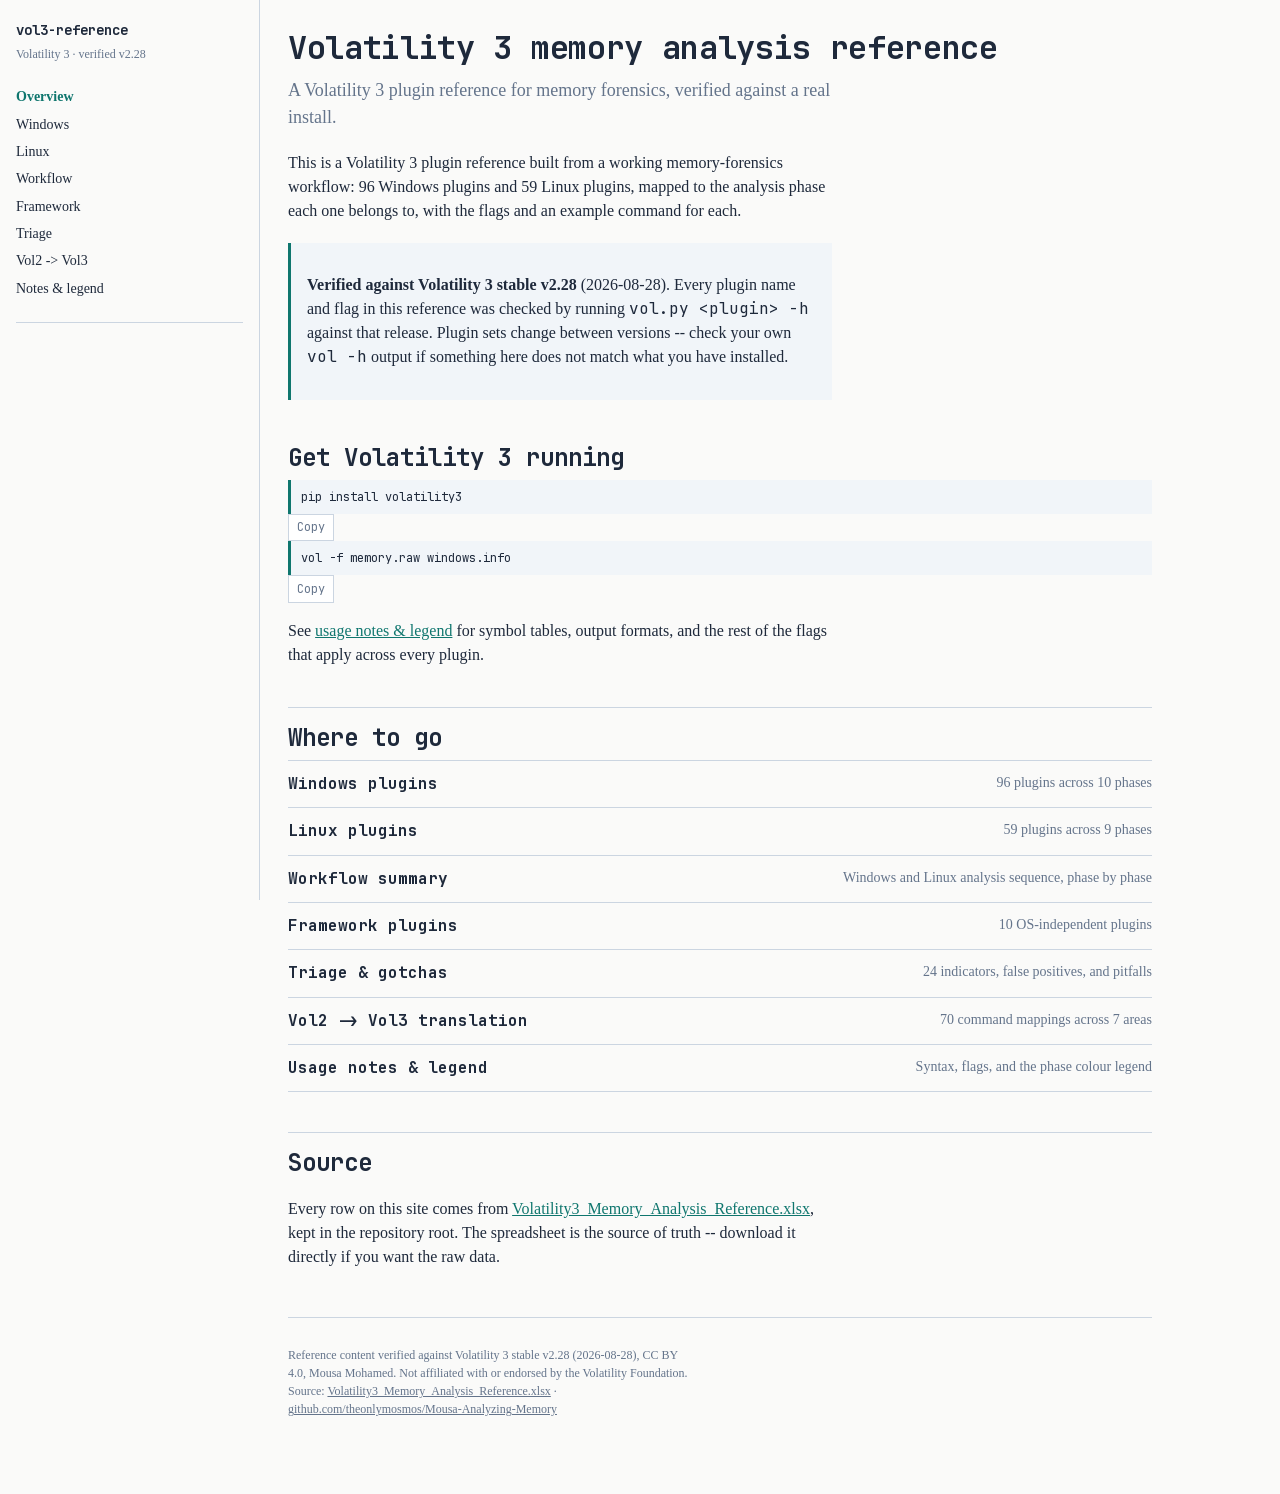
<file: docs/index.html>
<!doctype html>
<html lang="en">
<head>
<meta charset="utf-8">
<meta name="viewport" content="width=device-width, initial-scale=1">
<title>Volatility 3 memory analysis reference · Volatility 3 reference</title>
<meta name="description" content="A Volatility 3 plugin reference for memory forensics, verified against a real install.">
<link rel="stylesheet" href="style.css">
</head>
<body>
<a class="skip-link" href="#main">Skip to content</a>

<header class="topbar">
  <a class="brand" href="index.html">vol3-reference</a>
  <select id="page-select" aria-label="Go to page">
        <option value="index.html" selected>Overview</option>
        <option value="windows.html">Windows</option>
        <option value="linux.html">Linux</option>
        <option value="workflow.html">Workflow</option>
        <option value="framework.html">Framework</option>
        <option value="triage.html">Triage</option>
        <option value="translation.html">Vol2 -&gt; Vol3</option>
        <option value="notes.html">Notes &amp; legend</option>
  </select>
</header>

<div class="shell">
  <aside class="spine">
    <a class="brand" href="index.html">vol3-reference</a>
    <span class="subbrand">Volatility 3 · verified v2.28</span>
    <nav class="pages" aria-label="Sections">
      <a href="index.html" aria-current="page">Overview</a>
      <a href="windows.html">Windows</a>
      <a href="linux.html">Linux</a>
      <a href="workflow.html">Workflow</a>
      <a href="framework.html">Framework</a>
      <a href="triage.html">Triage</a>
      <a href="translation.html">Vol2 -&gt; Vol3</a>
      <a href="notes.html">Notes &amp; legend</a>
    </nav>
    
  </aside>

  <main id="main">
    <h1>Volatility 3 memory analysis reference</h1>
    <p class="dek">A Volatility 3 plugin reference for memory forensics, verified against a real install.</p>
    <p>This is a Volatility 3 plugin reference built from a working memory-forensics
    workflow: 96 Windows plugins and 59 Linux plugins, mapped to the analysis phase
    each one belongs to, with the flags and an example command for each.</p>

    <div class="verify-box">
      <p><strong>Verified against Volatility 3 stable v2.28</strong> (2026-08-28).
      Every plugin name and flag in this reference was checked by running <code>vol.py &lt;plugin&gt; -h</code>
      against that release. Plugin sets change between versions -- check your own <code>vol -h</code> output
      if something here does not match what you have installed.</p>
    </div>

    <h2>Get Volatility 3 running</h2>
    <div class="cmd-wrap"><code class="command" id="cmd-install">pip install volatility3</code>
    <button class="copy-btn" type="button" data-copy-target="cmd-install">Copy</button></div>
    <div class="cmd-wrap"><code class="command" id="cmd-run">vol -f memory.raw windows.info</code>
    <button class="copy-btn" type="button" data-copy-target="cmd-run">Copy</button></div>
    <p>See <a href="notes.html">usage notes &amp; legend</a> for symbol tables, output formats,
    and the rest of the flags that apply across every plugin.</p>

    <h2>Where to go</h2>
    <ul class="index-links">
      <li><a href="windows.html"><span class="link-title">Windows plugins</span><span class="link-desc">96 plugins across 10 phases</span></a></li>
      <li><a href="linux.html"><span class="link-title">Linux plugins</span><span class="link-desc">59 plugins across 9 phases</span></a></li>
      <li><a href="workflow.html"><span class="link-title">Workflow summary</span><span class="link-desc">Windows and Linux analysis sequence, phase by phase</span></a></li>
      <li><a href="framework.html"><span class="link-title">Framework plugins</span><span class="link-desc">10 OS-independent plugins</span></a></li>
      <li><a href="triage.html"><span class="link-title">Triage &amp; gotchas</span><span class="link-desc">24 indicators, false positives, and pitfalls</span></a></li>
      <li><a href="translation.html"><span class="link-title">Vol2 -&gt; Vol3 translation</span><span class="link-desc">70 command mappings across 7 areas</span></a></li>
      <li><a href="notes.html"><span class="link-title">Usage notes &amp; legend</span><span class="link-desc">Syntax, flags, and the phase colour legend</span></a></li>
    </ul>

    <h2>Source</h2>
    <p>Every row on this site comes from <a href="Volatility3_Memory_Analysis_Reference.xlsx">Volatility3_Memory_Analysis_Reference.xlsx</a>, kept in the
    repository root. The spreadsheet is the source of truth -- download it directly if you want the
    raw data.</p>
    <footer class="page-footer">
      <p>Reference content verified against Volatility 3 stable v2.28 (2026-08-28), CC BY 4.0, Mousa Mohamed.
      Not affiliated with or endorsed by the Volatility Foundation. Source: <a href="Volatility3_Memory_Analysis_Reference.xlsx">Volatility3_Memory_Analysis_Reference.xlsx</a> ·
      <a href="https://github.com/theonlymosmos/Mousa-Analyzing-Memory">github.com/theonlymosmos/Mousa-Analyzing-Memory</a></p>
    </footer>
  </main>
</div>

<script src="script.js"></script>
</body>
</html>
</file>
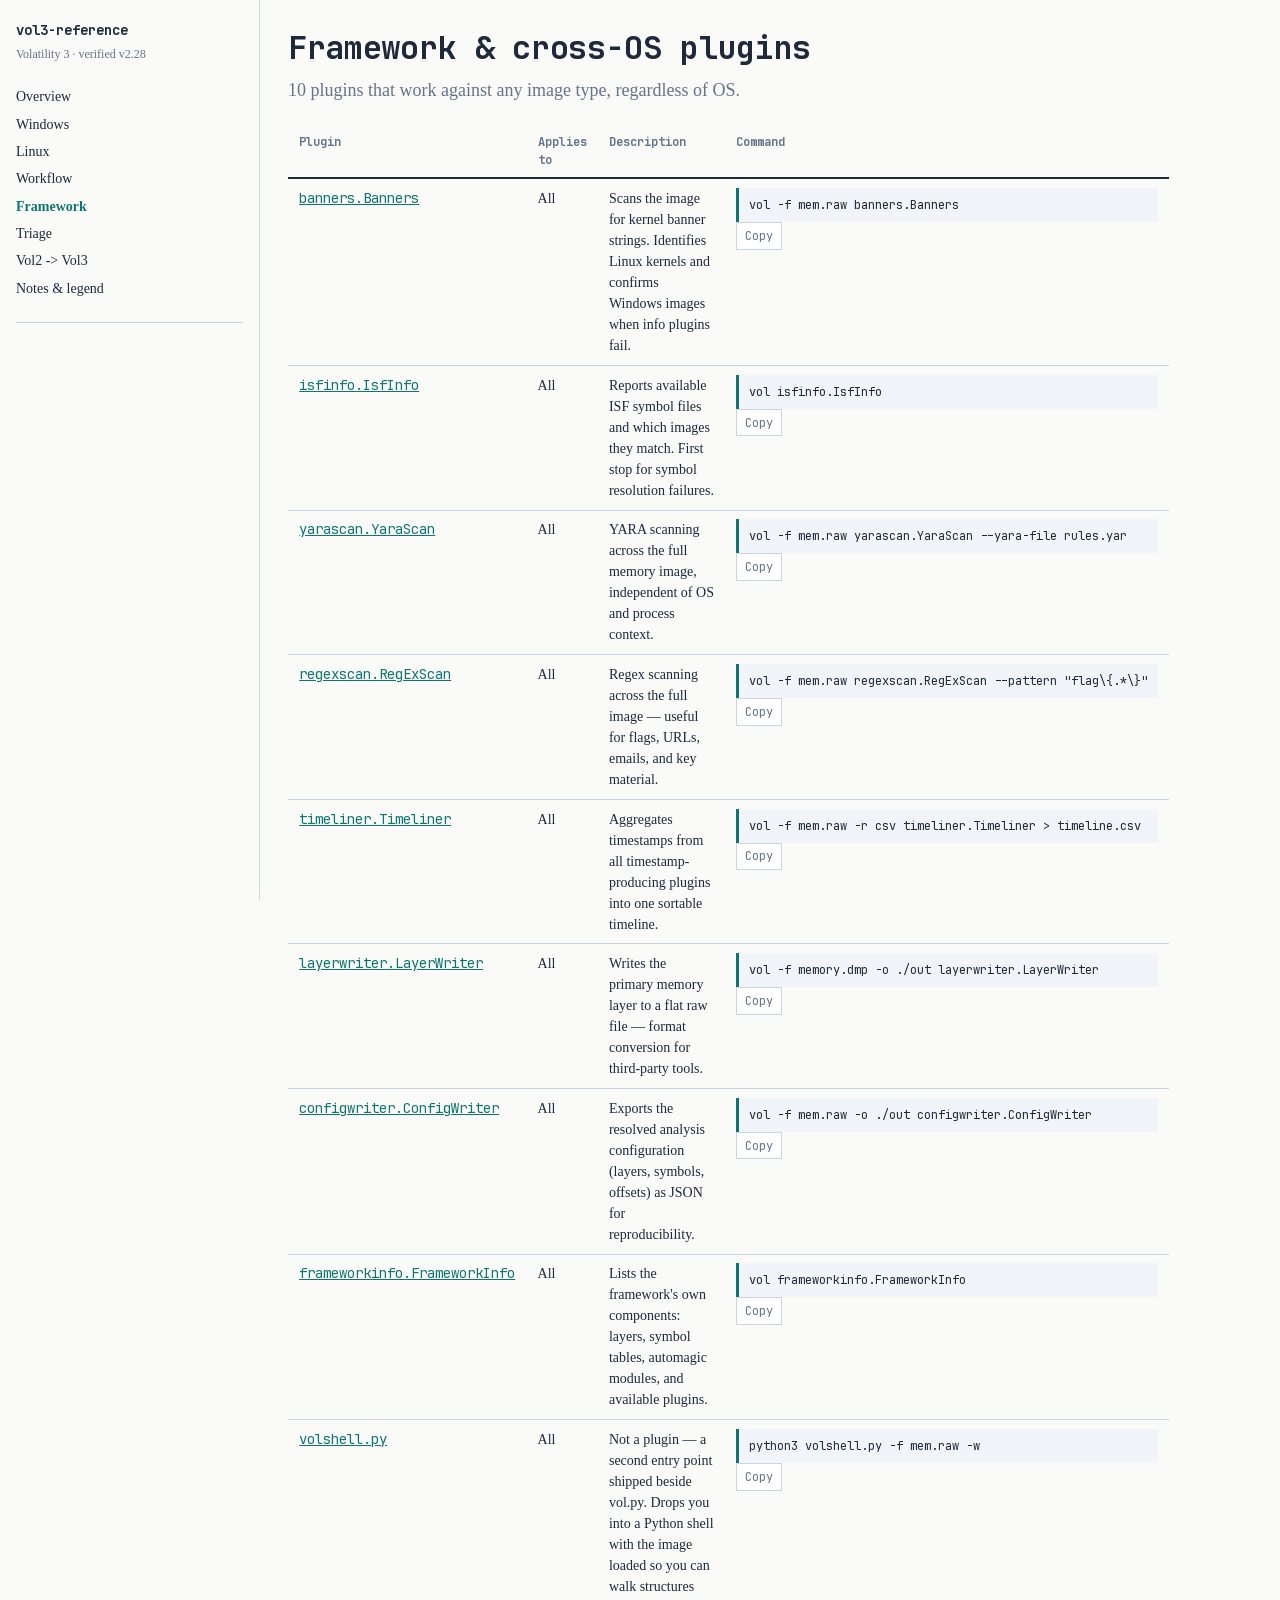
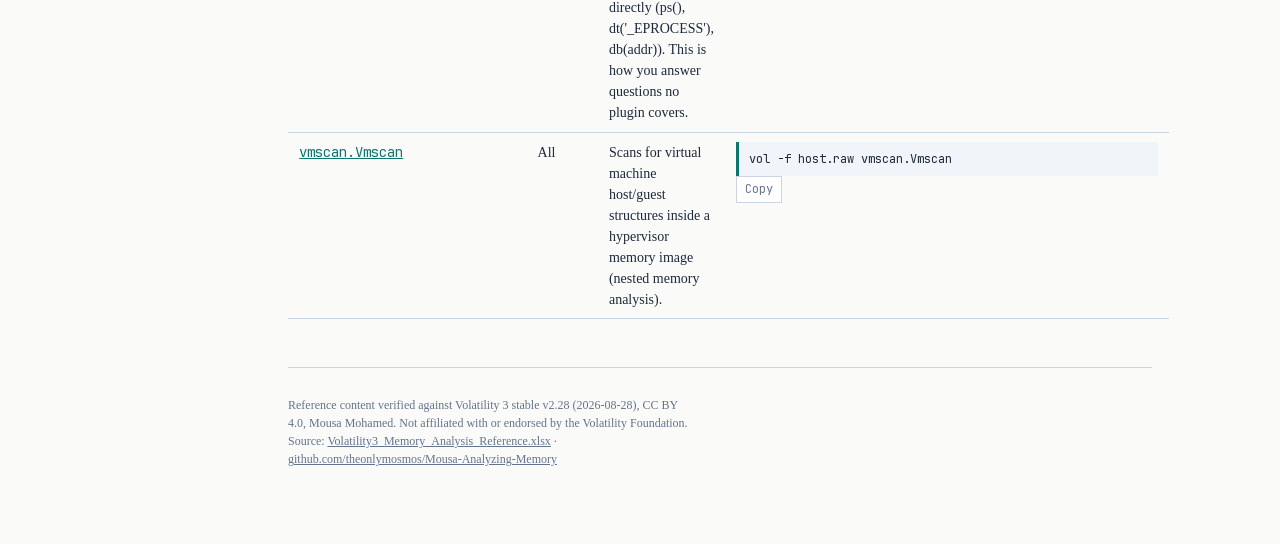
<file: docs/framework.html>
<!doctype html>
<html lang="en">
<head>
<meta charset="utf-8">
<meta name="viewport" content="width=device-width, initial-scale=1">
<title>Framework &amp; cross-OS plugins · Volatility 3 reference</title>
<meta name="description" content="10 plugins that work against any image type, regardless of OS.">
<link rel="stylesheet" href="style.css">
</head>
<body>
<a class="skip-link" href="#main">Skip to content</a>

<header class="topbar">
  <a class="brand" href="index.html">vol3-reference</a>
  <select id="page-select" aria-label="Go to page">
        <option value="index.html">Overview</option>
        <option value="windows.html">Windows</option>
        <option value="linux.html">Linux</option>
        <option value="workflow.html">Workflow</option>
        <option value="framework.html" selected>Framework</option>
        <option value="triage.html">Triage</option>
        <option value="translation.html">Vol2 -&gt; Vol3</option>
        <option value="notes.html">Notes &amp; legend</option>
  </select>
</header>

<div class="shell">
  <aside class="spine">
    <a class="brand" href="index.html">vol3-reference</a>
    <span class="subbrand">Volatility 3 · verified v2.28</span>
    <nav class="pages" aria-label="Sections">
      <a href="index.html">Overview</a>
      <a href="windows.html">Windows</a>
      <a href="linux.html">Linux</a>
      <a href="workflow.html">Workflow</a>
      <a href="framework.html" aria-current="page">Framework</a>
      <a href="triage.html">Triage</a>
      <a href="translation.html">Vol2 -&gt; Vol3</a>
      <a href="notes.html">Notes &amp; legend</a>
    </nav>
    
  </aside>

  <main id="main">
    <h1>Framework &amp; cross-OS plugins</h1>
    <p class="dek">10 plugins that work against any image type, regardless of OS.</p>
    <table>
      <thead><tr><th>Plugin</th><th>Applies to</th><th>Description</th><th>Command</th></tr></thead>
      <tbody>
      <tr id="banners.Banners">
        <td><a class="plugin" href="#banners.Banners">banners.Banners</a></td>
        <td>All</td>
        <td>Scans the image for kernel banner strings. Identifies Linux kernels and confirms Windows images when info plugins fail.</td>
        <td><div class="cmd-wrap"><code class="command" id="cmd-cmd-vol-f-mem-raw-banners-banners">vol -f mem.raw banners.Banners</code><button class="copy-btn" type="button" data-copy-target="cmd-cmd-vol-f-mem-raw-banners-banners">Copy</button></div></td>
      </tr><tr id="isfinfo.IsfInfo">
        <td><a class="plugin" href="#isfinfo.IsfInfo">isfinfo.IsfInfo</a></td>
        <td>All</td>
        <td>Reports available ISF symbol files and which images they match. First stop for symbol resolution failures.</td>
        <td><div class="cmd-wrap"><code class="command" id="cmd-cmd-vol-isfinfo-isfinfo">vol isfinfo.IsfInfo</code><button class="copy-btn" type="button" data-copy-target="cmd-cmd-vol-isfinfo-isfinfo">Copy</button></div></td>
      </tr><tr id="yarascan.YaraScan">
        <td><a class="plugin" href="#yarascan.YaraScan">yarascan.YaraScan</a></td>
        <td>All</td>
        <td>YARA scanning across the full memory image, independent of OS and process context.</td>
        <td><div class="cmd-wrap"><code class="command" id="cmd-cmd-vol-f-mem-raw-yarascan-yarascan-yara-file-rules-yar">vol -f mem.raw yarascan.YaraScan --yara-file rules.yar</code><button class="copy-btn" type="button" data-copy-target="cmd-cmd-vol-f-mem-raw-yarascan-yarascan-yara-file-rules-yar">Copy</button></div></td>
      </tr><tr id="regexscan.RegExScan">
        <td><a class="plugin" href="#regexscan.RegExScan">regexscan.RegExScan</a></td>
        <td>All</td>
        <td>Regex scanning across the full image — useful for flags, URLs, emails, and key material.</td>
        <td><div class="cmd-wrap"><code class="command" id="cmd-cmd-vol-f-mem-raw-regexscan-regexscan-pattern-flag">vol -f mem.raw regexscan.RegExScan --pattern &quot;flag\{.*\}&quot;</code><button class="copy-btn" type="button" data-copy-target="cmd-cmd-vol-f-mem-raw-regexscan-regexscan-pattern-flag">Copy</button></div></td>
      </tr><tr id="timeliner.Timeliner">
        <td><a class="plugin" href="#timeliner.Timeliner">timeliner.Timeliner</a></td>
        <td>All</td>
        <td>Aggregates timestamps from all timestamp-producing plugins into one sortable timeline.</td>
        <td><div class="cmd-wrap"><code class="command" id="cmd-cmd-vol-f-mem-raw-r-csv-timeliner-timeliner-timeline-csv">vol -f mem.raw -r csv timeliner.Timeliner &gt; timeline.csv</code><button class="copy-btn" type="button" data-copy-target="cmd-cmd-vol-f-mem-raw-r-csv-timeliner-timeliner-timeline-csv">Copy</button></div></td>
      </tr><tr id="layerwriter.LayerWriter">
        <td><a class="plugin" href="#layerwriter.LayerWriter">layerwriter.LayerWriter</a></td>
        <td>All</td>
        <td>Writes the primary memory layer to a flat raw file — format conversion for third-party tools.</td>
        <td><div class="cmd-wrap"><code class="command" id="cmd-cmd-vol-f-memory-dmp-o-out-layerwriter-layerwriter">vol -f memory.dmp -o ./out layerwriter.LayerWriter</code><button class="copy-btn" type="button" data-copy-target="cmd-cmd-vol-f-memory-dmp-o-out-layerwriter-layerwriter">Copy</button></div></td>
      </tr><tr id="configwriter.ConfigWriter">
        <td><a class="plugin" href="#configwriter.ConfigWriter">configwriter.ConfigWriter</a></td>
        <td>All</td>
        <td>Exports the resolved analysis configuration (layers, symbols, offsets) as JSON for reproducibility.</td>
        <td><div class="cmd-wrap"><code class="command" id="cmd-cmd-vol-f-mem-raw-o-out-configwriter-configwriter">vol -f mem.raw -o ./out configwriter.ConfigWriter</code><button class="copy-btn" type="button" data-copy-target="cmd-cmd-vol-f-mem-raw-o-out-configwriter-configwriter">Copy</button></div></td>
      </tr><tr id="frameworkinfo.FrameworkInfo">
        <td><a class="plugin" href="#frameworkinfo.FrameworkInfo">frameworkinfo.FrameworkInfo</a></td>
        <td>All</td>
        <td>Lists the framework&#x27;s own components: layers, symbol tables, automagic modules, and available plugins.</td>
        <td><div class="cmd-wrap"><code class="command" id="cmd-cmd-vol-frameworkinfo-frameworkinfo">vol frameworkinfo.FrameworkInfo</code><button class="copy-btn" type="button" data-copy-target="cmd-cmd-vol-frameworkinfo-frameworkinfo">Copy</button></div></td>
      </tr><tr id="volshell.py">
        <td><a class="plugin" href="#volshell.py">volshell.py</a></td>
        <td>All</td>
        <td>Not a plugin — a second entry point shipped beside vol.py. Drops you into a Python shell with the image loaded so you can walk structures directly (ps(), dt(&#x27;_EPROCESS&#x27;), db(addr)). This is how you answer questions no plugin covers.</td>
        <td><div class="cmd-wrap"><code class="command" id="cmd-cmd-python3-volshell-py-f-mem-raw-w">python3 volshell.py -f mem.raw -w</code><button class="copy-btn" type="button" data-copy-target="cmd-cmd-python3-volshell-py-f-mem-raw-w">Copy</button></div></td>
      </tr><tr id="vmscan.Vmscan">
        <td><a class="plugin" href="#vmscan.Vmscan">vmscan.Vmscan</a></td>
        <td>All</td>
        <td>Scans for virtual machine host/guest structures inside a hypervisor memory image (nested memory analysis).</td>
        <td><div class="cmd-wrap"><code class="command" id="cmd-cmd-vol-f-host-raw-vmscan-vmscan">vol -f host.raw vmscan.Vmscan</code><button class="copy-btn" type="button" data-copy-target="cmd-cmd-vol-f-host-raw-vmscan-vmscan">Copy</button></div></td>
      </tr>
      </tbody>
    </table>
    <footer class="page-footer">
      <p>Reference content verified against Volatility 3 stable v2.28 (2026-08-28), CC BY 4.0, Mousa Mohamed.
      Not affiliated with or endorsed by the Volatility Foundation. Source: <a href="Volatility3_Memory_Analysis_Reference.xlsx">Volatility3_Memory_Analysis_Reference.xlsx</a> ·
      <a href="https://github.com/theonlymosmos/Mousa-Analyzing-Memory">github.com/theonlymosmos/Mousa-Analyzing-Memory</a></p>
    </footer>
  </main>
</div>

<script src="script.js"></script>
</body>
</html>
</file>
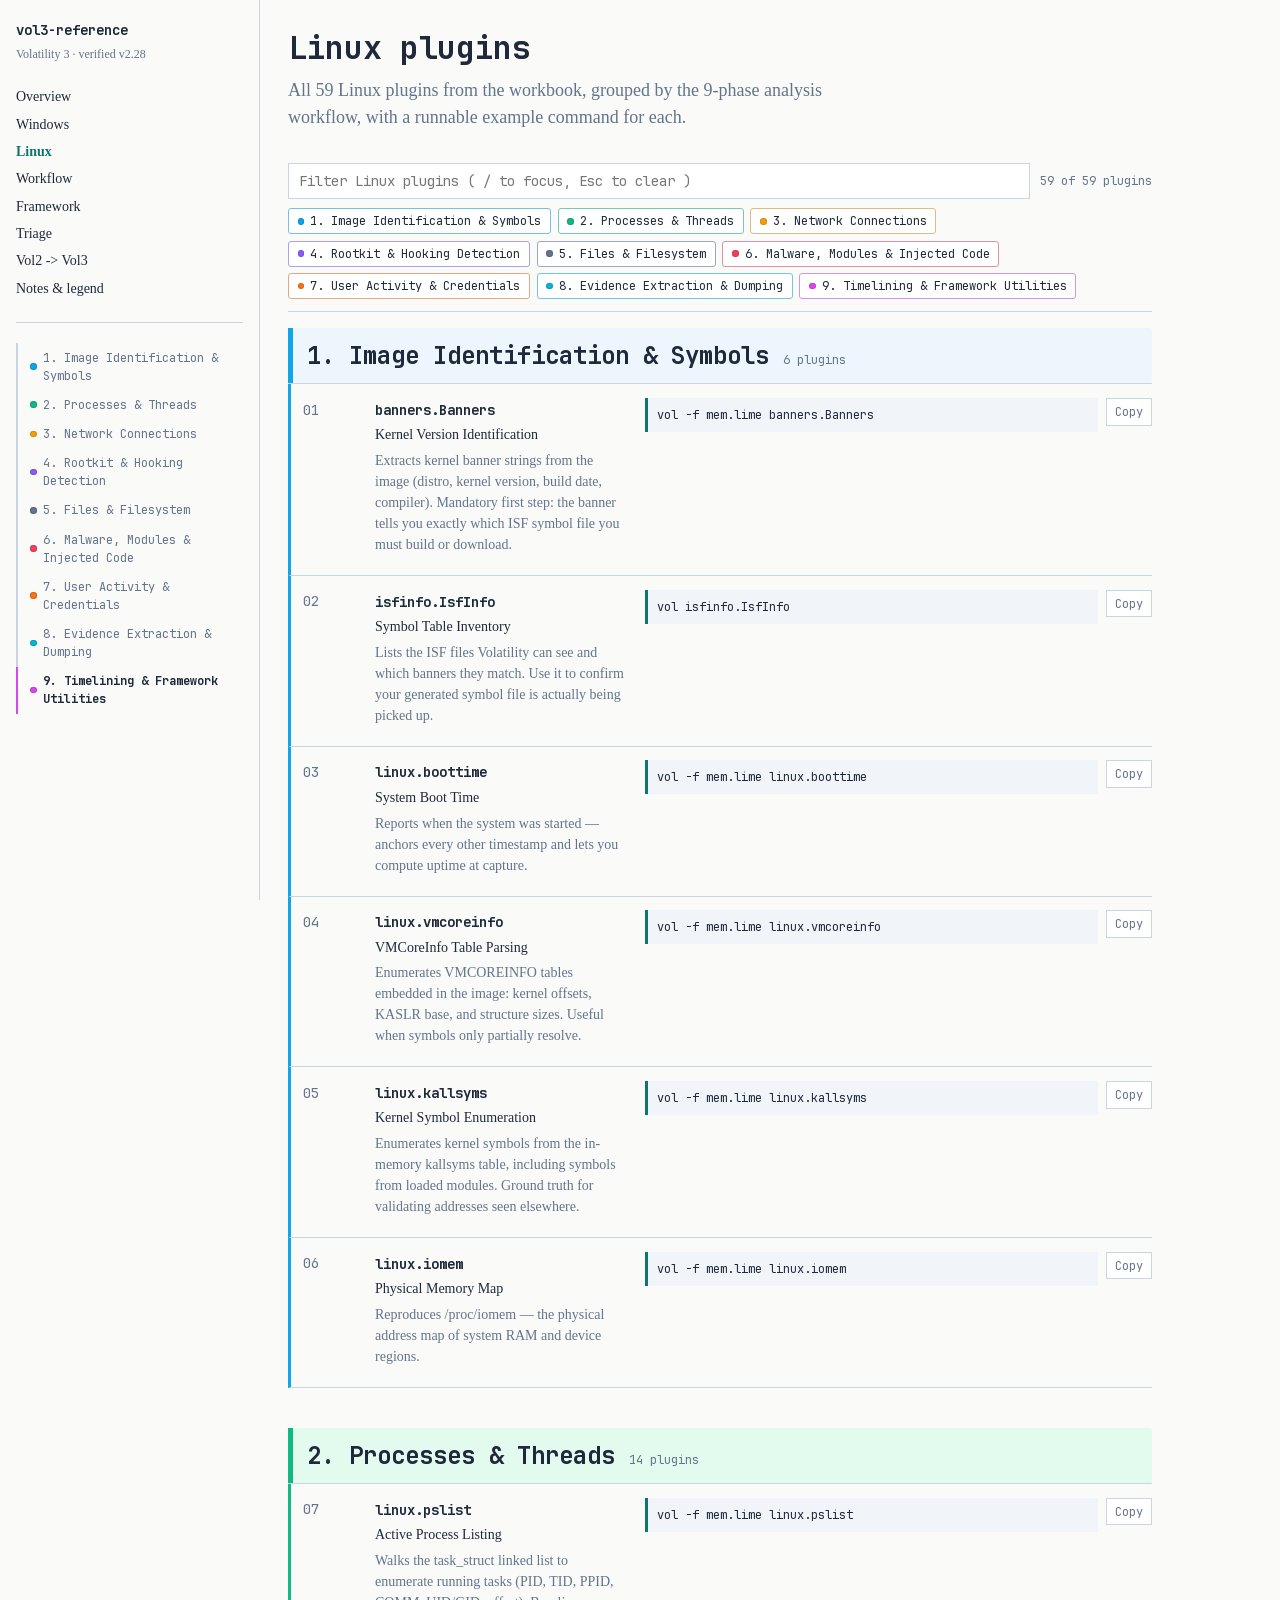
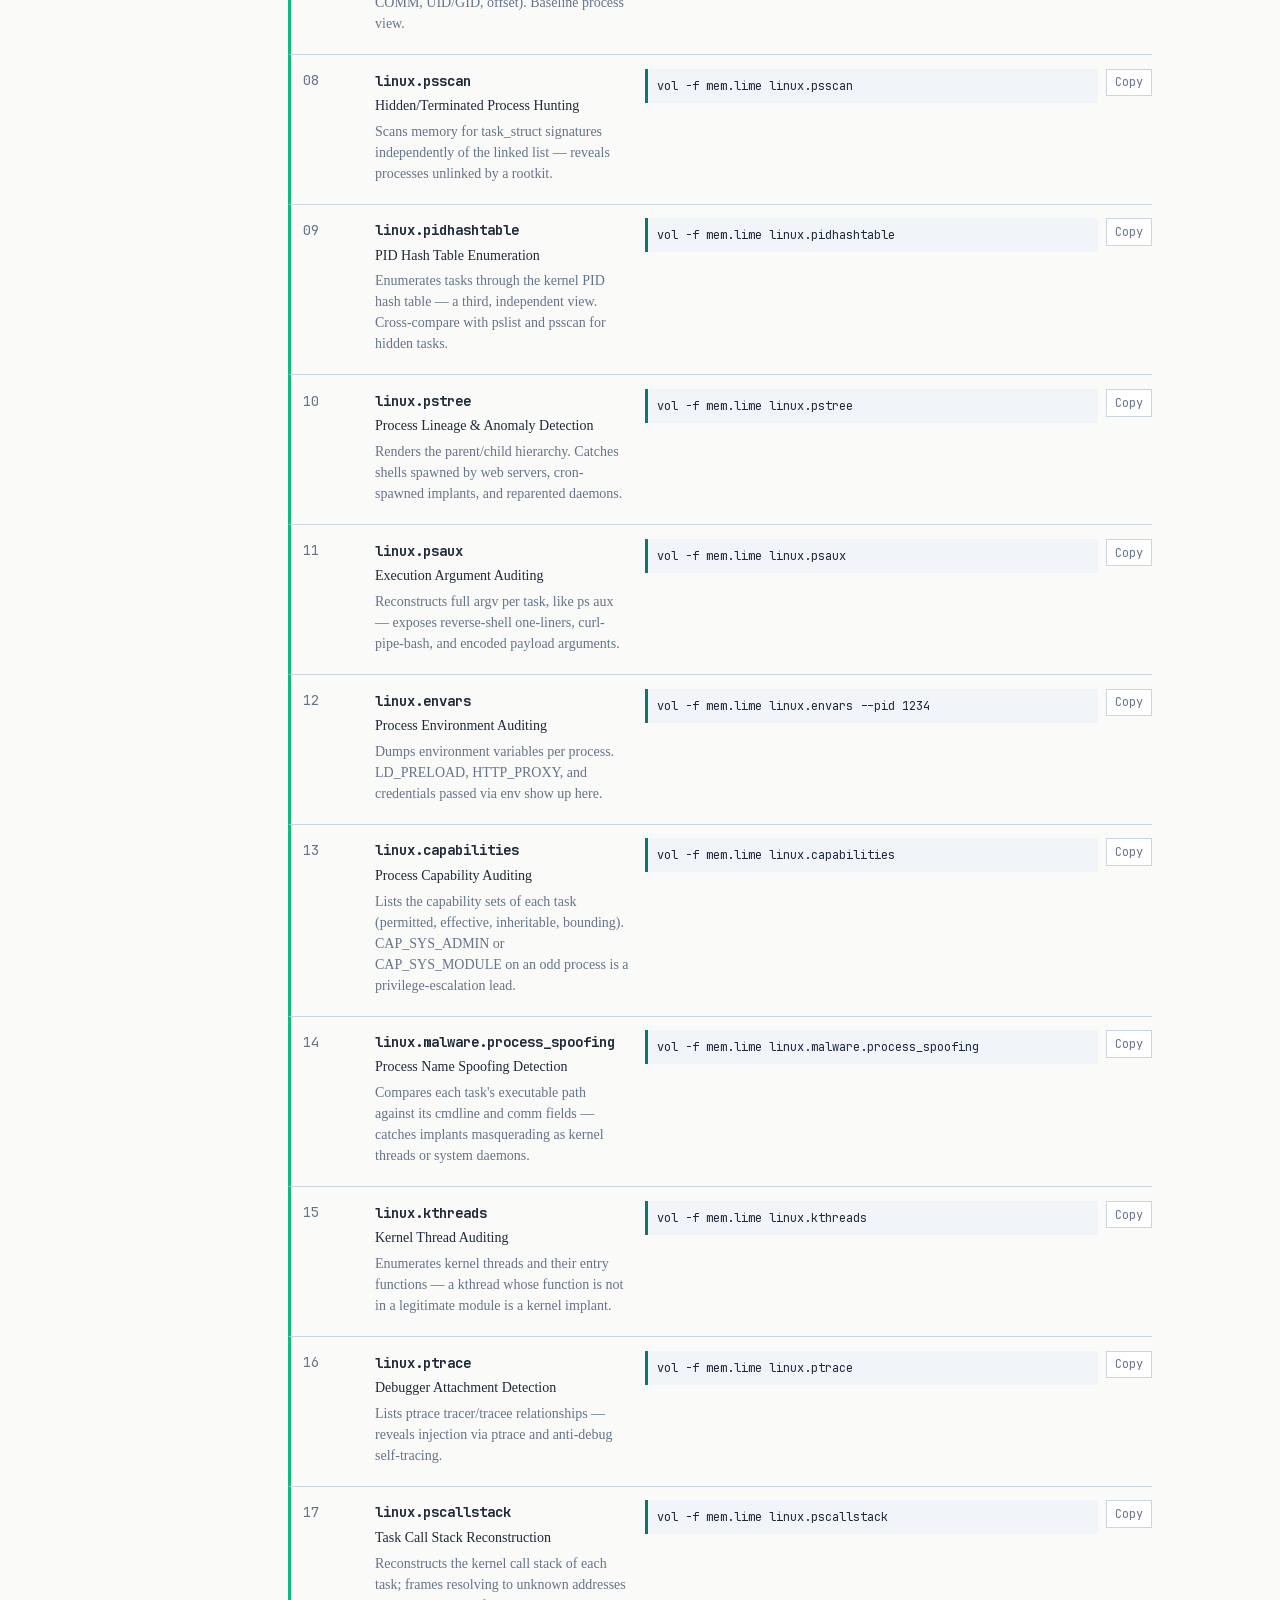
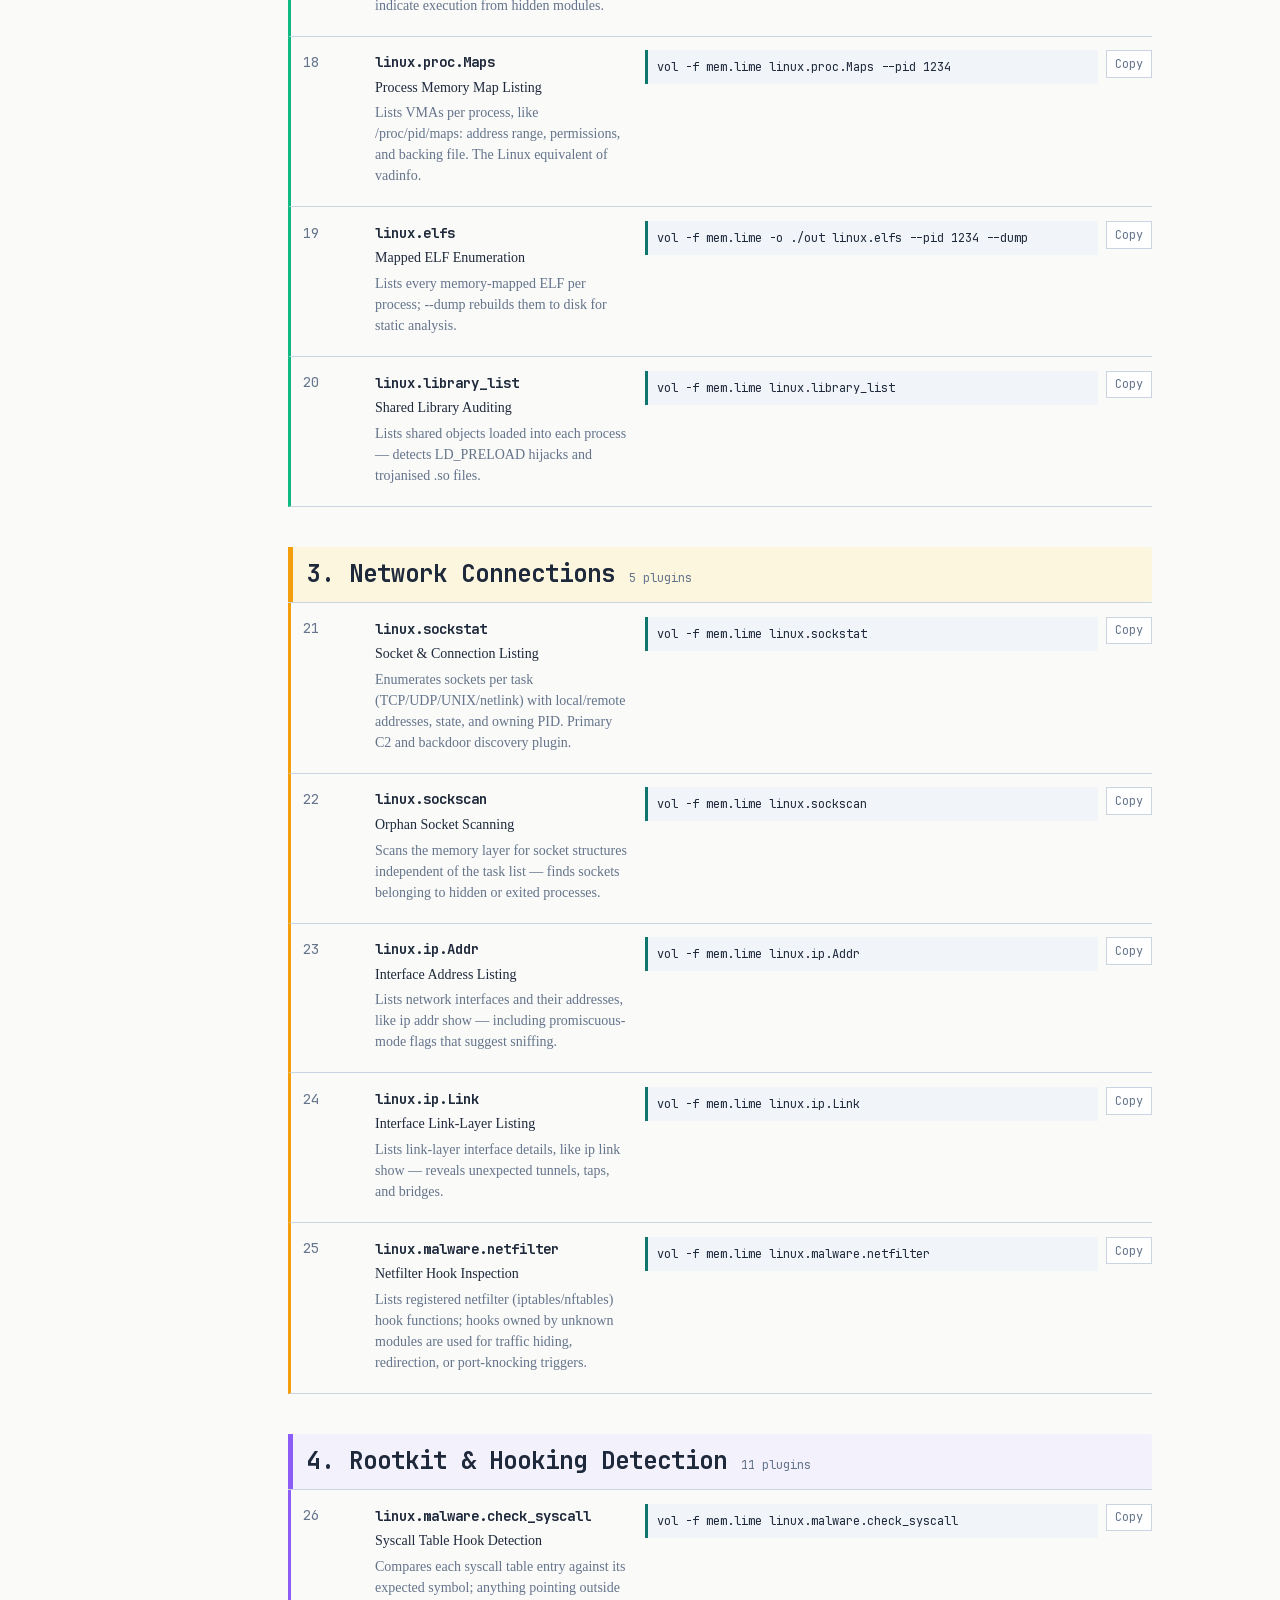
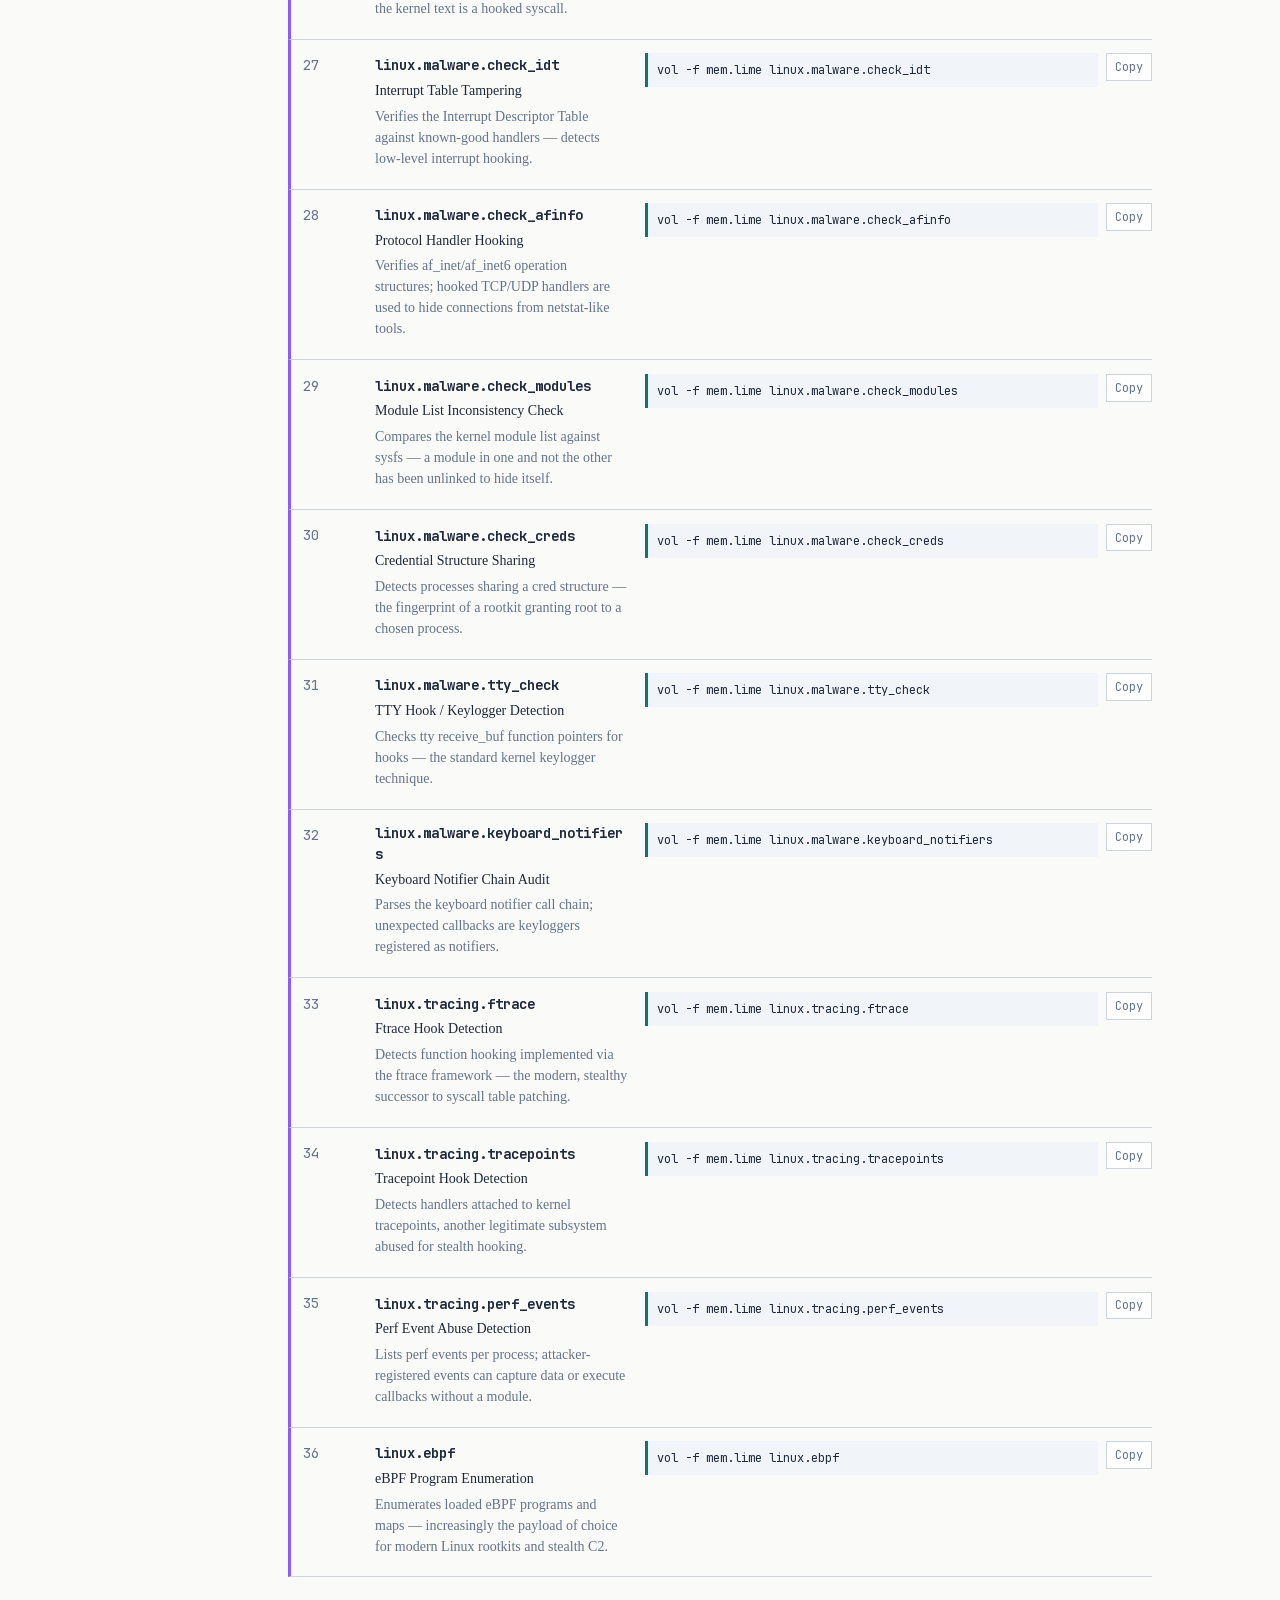
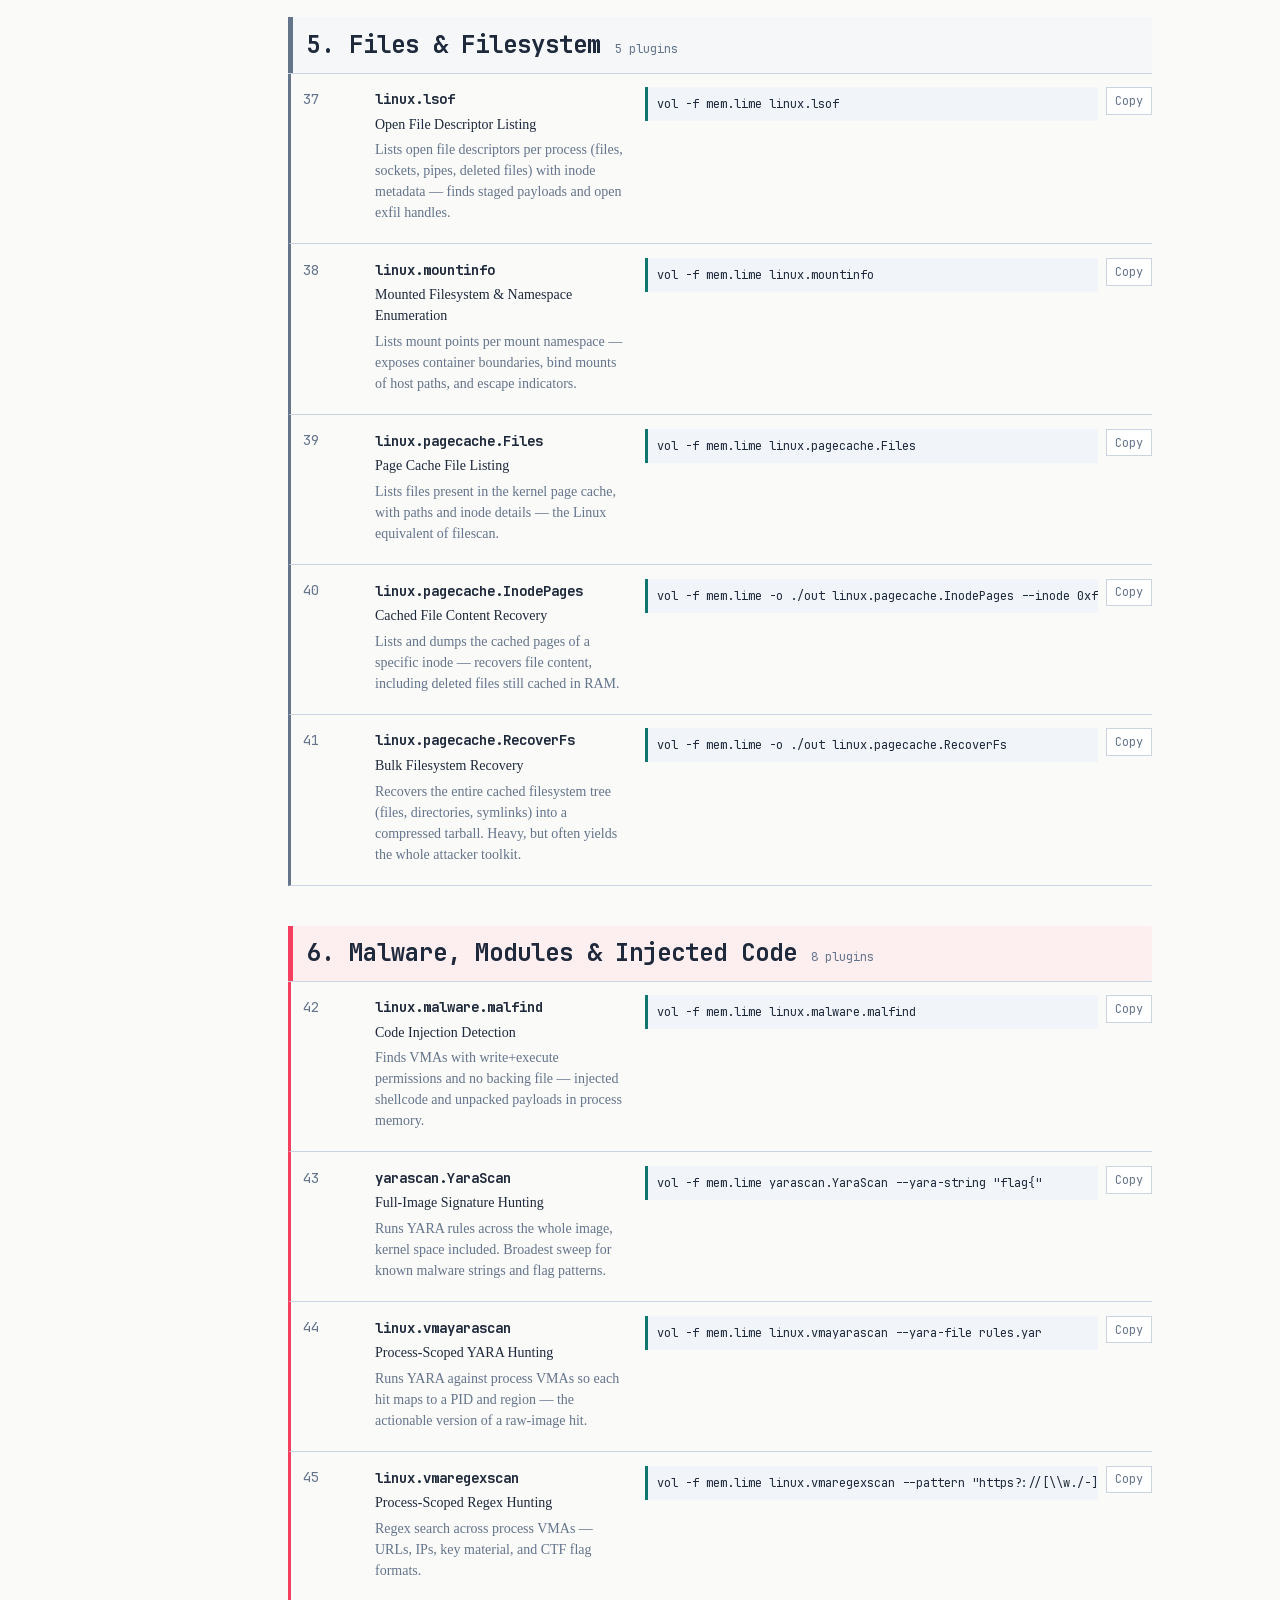
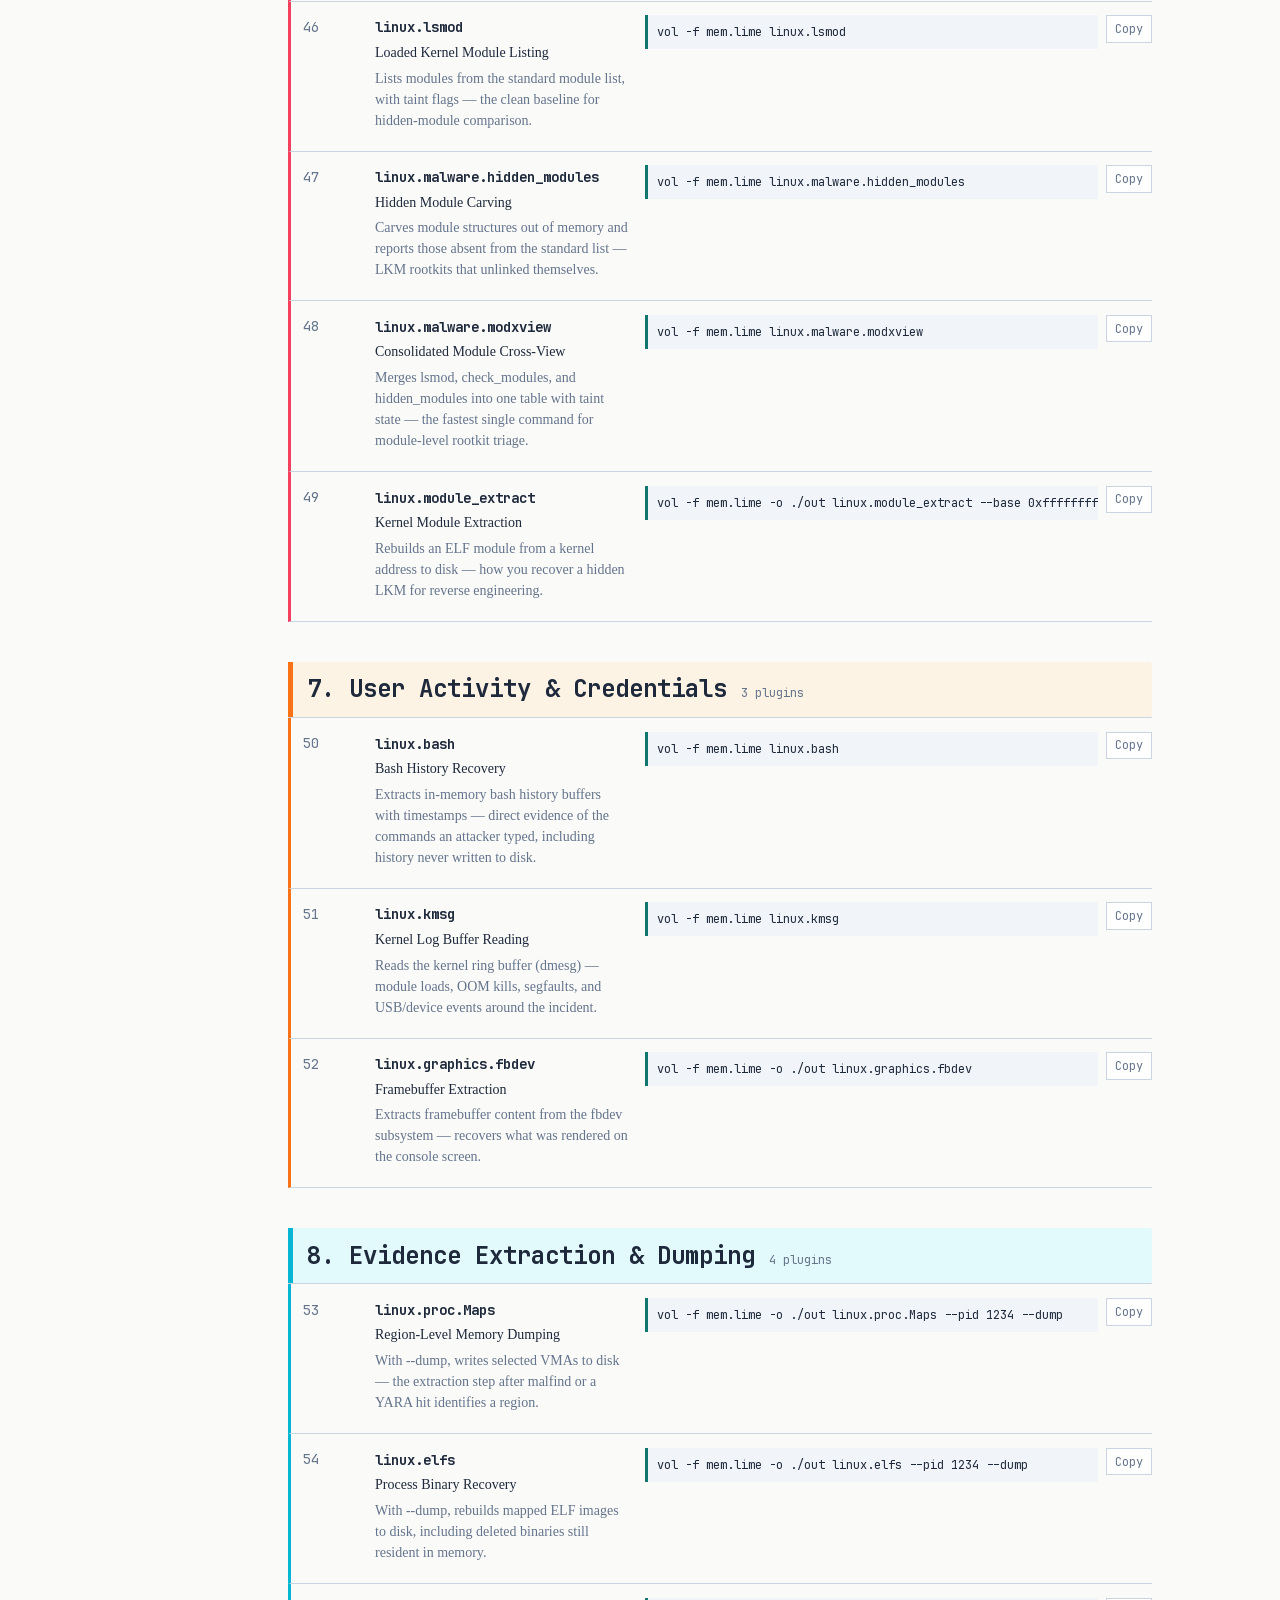
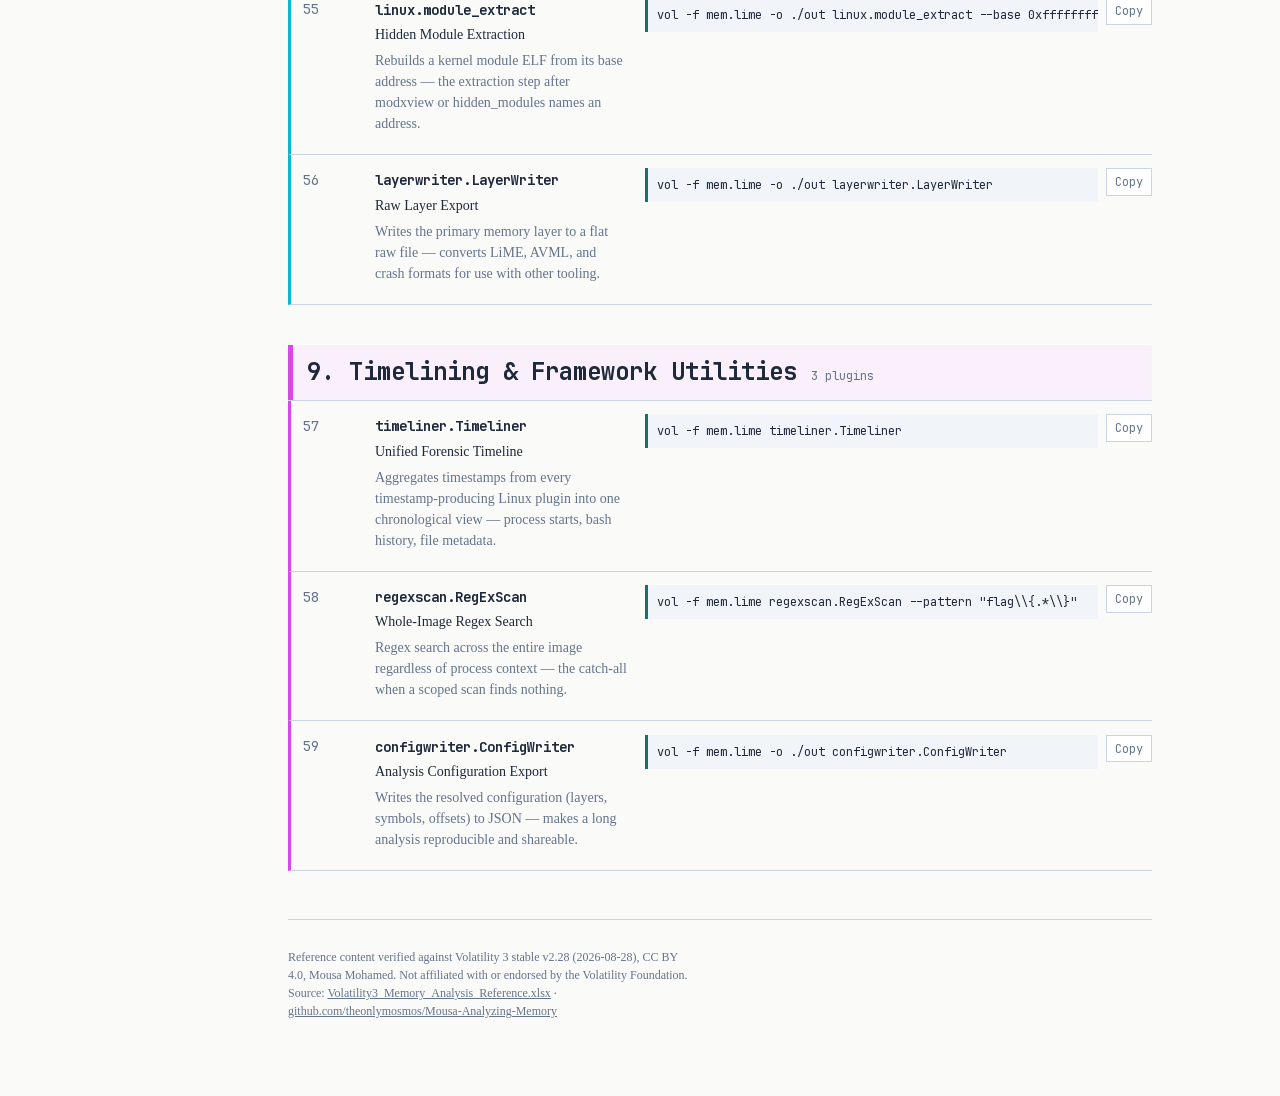
<file: docs/linux.html>
<!doctype html>
<html lang="en">
<head>
<meta charset="utf-8">
<meta name="viewport" content="width=device-width, initial-scale=1">
<title>Linux plugins · Volatility 3 reference</title>
<meta name="description" content="All 59 Linux plugins from the workbook, grouped by the 9-phase analysis workflow, with a runnable example command for each.">
<link rel="stylesheet" href="style.css">
</head>
<body>
<a class="skip-link" href="#main">Skip to content</a>

<header class="topbar">
  <a class="brand" href="index.html">vol3-reference</a>
  <select id="page-select" aria-label="Go to page">
        <option value="index.html">Overview</option>
        <option value="windows.html">Windows</option>
        <option value="linux.html" selected>Linux</option>
        <option value="workflow.html">Workflow</option>
        <option value="framework.html">Framework</option>
        <option value="triage.html">Triage</option>
        <option value="translation.html">Vol2 -&gt; Vol3</option>
        <option value="notes.html">Notes &amp; legend</option>
  </select>
</header>

<div class="shell">
  <aside class="spine">
    <a class="brand" href="index.html">vol3-reference</a>
    <span class="subbrand">Volatility 3 · verified v2.28</span>
    <nav class="pages" aria-label="Sections">
      <a href="index.html">Overview</a>
      <a href="windows.html">Windows</a>
      <a href="linux.html" aria-current="page">Linux</a>
      <a href="workflow.html">Workflow</a>
      <a href="framework.html">Framework</a>
      <a href="triage.html">Triage</a>
      <a href="translation.html">Vol2 -&gt; Vol3</a>
      <a href="notes.html">Notes &amp; legend</a>
    </nav>
    <ul class="phase-list">
        <li><a href="#1-image-identification-symbols" style="--phase:#E0F2FE;--phase-strong:#0EA5E9"><span class="dot"></span>1. Image Identification &amp; Symbols</a></li><li><a href="#2-processes-threads" style="--phase:#D1FAE5;--phase-strong:#10B981"><span class="dot"></span>2. Processes &amp; Threads</a></li><li><a href="#3-network-connections" style="--phase:#FEF3C7;--phase-strong:#F59E0B"><span class="dot"></span>3. Network Connections</a></li><li><a href="#4-rootkit-hooking-detection" style="--phase:#EDE9FE;--phase-strong:#8B5CF6"><span class="dot"></span>4. Rootkit &amp; Hooking Detection</a></li><li><a href="#5-files-filesystem" style="--phase:#F1F5F9;--phase-strong:#64748B"><span class="dot"></span>5. Files &amp; Filesystem</a></li><li><a href="#6-malware-modules-injected-code" style="--phase:#FFE4E6;--phase-strong:#F43F5E"><span class="dot"></span>6. Malware, Modules &amp; Injected Code</a></li><li><a href="#7-user-activity-credentials" style="--phase:#FFEDD5;--phase-strong:#F97316"><span class="dot"></span>7. User Activity &amp; Credentials</a></li><li><a href="#8-evidence-extraction-dumping" style="--phase:#CFFAFE;--phase-strong:#06B6D4"><span class="dot"></span>8. Evidence Extraction &amp; Dumping</a></li><li><a href="#9-timelining-framework-utilities" style="--phase:#FAE8FF;--phase-strong:#D946EF"><span class="dot"></span>9. Timelining &amp; Framework Utilities</a></li>
      </ul>
  </aside>

  <main id="main">
    <h1>Linux plugins</h1>
    <p class="dek">All 59 Linux plugins from the workbook, grouped by the 9-phase analysis workflow, with a runnable example command for each.</p>
    <div class="filter-bar">
      <div class="filter-row">
        <input id="filter-input" type="text" placeholder="Filter Linux plugins ( / to focus, Esc to clear )" autocomplete="off">
        <span id="filter-count"></span>
      </div>
      <div class="phase-toggles" role="group" aria-label="Filter by phase">
      <button class="phase-toggle" type="button" aria-pressed="false" style="--phase:#E0F2FE;--phase-strong:#0EA5E9" data-phase="1-image-identification-symbols"><span class="dot"></span>1. Image Identification &amp; Symbols</button>
      <button class="phase-toggle" type="button" aria-pressed="false" style="--phase:#D1FAE5;--phase-strong:#10B981" data-phase="2-processes-threads"><span class="dot"></span>2. Processes &amp; Threads</button>
      <button class="phase-toggle" type="button" aria-pressed="false" style="--phase:#FEF3C7;--phase-strong:#F59E0B" data-phase="3-network-connections"><span class="dot"></span>3. Network Connections</button>
      <button class="phase-toggle" type="button" aria-pressed="false" style="--phase:#EDE9FE;--phase-strong:#8B5CF6" data-phase="4-rootkit-hooking-detection"><span class="dot"></span>4. Rootkit &amp; Hooking Detection</button>
      <button class="phase-toggle" type="button" aria-pressed="false" style="--phase:#F1F5F9;--phase-strong:#64748B" data-phase="5-files-filesystem"><span class="dot"></span>5. Files &amp; Filesystem</button>
      <button class="phase-toggle" type="button" aria-pressed="false" style="--phase:#FFE4E6;--phase-strong:#F43F5E" data-phase="6-malware-modules-injected-code"><span class="dot"></span>6. Malware, Modules &amp; Injected Code</button>
      <button class="phase-toggle" type="button" aria-pressed="false" style="--phase:#FFEDD5;--phase-strong:#F97316" data-phase="7-user-activity-credentials"><span class="dot"></span>7. User Activity &amp; Credentials</button>
      <button class="phase-toggle" type="button" aria-pressed="false" style="--phase:#CFFAFE;--phase-strong:#06B6D4" data-phase="8-evidence-extraction-dumping"><span class="dot"></span>8. Evidence Extraction &amp; Dumping</button>
      <button class="phase-toggle" type="button" aria-pressed="false" style="--phase:#FAE8FF;--phase-strong:#D946EF" data-phase="9-timelining-framework-utilities"><span class="dot"></span>9. Timelining &amp; Framework Utilities</button>
      </div>
    </div>
    <section class="phase-section" id="1-image-identification-symbols" style="--phase:#E0F2FE;--phase-strong:#0EA5E9">
      <h2>1. Image Identification &amp; Symbols <span class="phase-count">6 plugins</span></h2>
      <div class="rows">
      <div class="row" id="banners.Banners" data-phase-key="1-image-identification-symbols">
        <div class="step">01</div>
        <div class="col-main">
          <a class="plugin" href="#banners.Banners">banners.Banners</a>
          <p class="purpose">Kernel Version Identification</p>
          <p class="desc">Extracts kernel banner strings from the image (distro, kernel version, build date, compiler). Mandatory first step: the banner tells you exactly which ISF symbol file you must build or download.</p>
        </div>
        <div class="cmd-wrap"><code class="command" id="cmd-cmd-vol-f-mem-lime-banners-banners">vol -f mem.lime banners.Banners</code><button class="copy-btn" type="button" data-copy-target="cmd-cmd-vol-f-mem-lime-banners-banners">Copy</button></div>
      </div>
      <div class="row" id="isfinfo.IsfInfo" data-phase-key="1-image-identification-symbols">
        <div class="step">02</div>
        <div class="col-main">
          <a class="plugin" href="#isfinfo.IsfInfo">isfinfo.IsfInfo</a>
          <p class="purpose">Symbol Table Inventory</p>
          <p class="desc">Lists the ISF files Volatility can see and which banners they match. Use it to confirm your generated symbol file is actually being picked up.</p>
        </div>
        <div class="cmd-wrap"><code class="command" id="cmd-cmd-vol-isfinfo-isfinfo">vol isfinfo.IsfInfo</code><button class="copy-btn" type="button" data-copy-target="cmd-cmd-vol-isfinfo-isfinfo">Copy</button></div>
      </div>
      <div class="row" id="linux.boottime" data-phase-key="1-image-identification-symbols">
        <div class="step">03</div>
        <div class="col-main">
          <a class="plugin" href="#linux.boottime">linux.boottime</a>
          <p class="purpose">System Boot Time</p>
          <p class="desc">Reports when the system was started — anchors every other timestamp and lets you compute uptime at capture.</p>
        </div>
        <div class="cmd-wrap"><code class="command" id="cmd-cmd-vol-f-mem-lime-linux-boottime">vol -f mem.lime linux.boottime</code><button class="copy-btn" type="button" data-copy-target="cmd-cmd-vol-f-mem-lime-linux-boottime">Copy</button></div>
      </div>
      <div class="row" id="linux.vmcoreinfo" data-phase-key="1-image-identification-symbols">
        <div class="step">04</div>
        <div class="col-main">
          <a class="plugin" href="#linux.vmcoreinfo">linux.vmcoreinfo</a>
          <p class="purpose">VMCoreInfo Table Parsing</p>
          <p class="desc">Enumerates VMCOREINFO tables embedded in the image: kernel offsets, KASLR base, and structure sizes. Useful when symbols only partially resolve.</p>
        </div>
        <div class="cmd-wrap"><code class="command" id="cmd-cmd-vol-f-mem-lime-linux-vmcoreinfo">vol -f mem.lime linux.vmcoreinfo</code><button class="copy-btn" type="button" data-copy-target="cmd-cmd-vol-f-mem-lime-linux-vmcoreinfo">Copy</button></div>
      </div>
      <div class="row" id="linux.kallsyms" data-phase-key="1-image-identification-symbols">
        <div class="step">05</div>
        <div class="col-main">
          <a class="plugin" href="#linux.kallsyms">linux.kallsyms</a>
          <p class="purpose">Kernel Symbol Enumeration</p>
          <p class="desc">Enumerates kernel symbols from the in-memory kallsyms table, including symbols from loaded modules. Ground truth for validating addresses seen elsewhere.</p>
        </div>
        <div class="cmd-wrap"><code class="command" id="cmd-cmd-vol-f-mem-lime-linux-kallsyms">vol -f mem.lime linux.kallsyms</code><button class="copy-btn" type="button" data-copy-target="cmd-cmd-vol-f-mem-lime-linux-kallsyms">Copy</button></div>
      </div>
      <div class="row" id="linux.iomem" data-phase-key="1-image-identification-symbols">
        <div class="step">06</div>
        <div class="col-main">
          <a class="plugin" href="#linux.iomem">linux.iomem</a>
          <p class="purpose">Physical Memory Map</p>
          <p class="desc">Reproduces /proc/iomem — the physical address map of system RAM and device regions.</p>
        </div>
        <div class="cmd-wrap"><code class="command" id="cmd-cmd-vol-f-mem-lime-linux-iomem">vol -f mem.lime linux.iomem</code><button class="copy-btn" type="button" data-copy-target="cmd-cmd-vol-f-mem-lime-linux-iomem">Copy</button></div>
      </div>
      </div>
    </section><section class="phase-section" id="2-processes-threads" style="--phase:#D1FAE5;--phase-strong:#10B981">
      <h2>2. Processes &amp; Threads <span class="phase-count">14 plugins</span></h2>
      <div class="rows">
      <div class="row" id="linux.pslist" data-phase-key="2-processes-threads">
        <div class="step">07</div>
        <div class="col-main">
          <a class="plugin" href="#linux.pslist">linux.pslist</a>
          <p class="purpose">Active Process Listing</p>
          <p class="desc">Walks the task_struct linked list to enumerate running tasks (PID, TID, PPID, COMM, UID/GID, offset). Baseline process view.</p>
        </div>
        <div class="cmd-wrap"><code class="command" id="cmd-cmd-vol-f-mem-lime-linux-pslist">vol -f mem.lime linux.pslist</code><button class="copy-btn" type="button" data-copy-target="cmd-cmd-vol-f-mem-lime-linux-pslist">Copy</button></div>
      </div>
      <div class="row" id="linux.psscan" data-phase-key="2-processes-threads">
        <div class="step">08</div>
        <div class="col-main">
          <a class="plugin" href="#linux.psscan">linux.psscan</a>
          <p class="purpose">Hidden/Terminated Process Hunting</p>
          <p class="desc">Scans memory for task_struct signatures independently of the linked list — reveals processes unlinked by a rootkit.</p>
        </div>
        <div class="cmd-wrap"><code class="command" id="cmd-cmd-vol-f-mem-lime-linux-psscan">vol -f mem.lime linux.psscan</code><button class="copy-btn" type="button" data-copy-target="cmd-cmd-vol-f-mem-lime-linux-psscan">Copy</button></div>
      </div>
      <div class="row" id="linux.pidhashtable" data-phase-key="2-processes-threads">
        <div class="step">09</div>
        <div class="col-main">
          <a class="plugin" href="#linux.pidhashtable">linux.pidhashtable</a>
          <p class="purpose">PID Hash Table Enumeration</p>
          <p class="desc">Enumerates tasks through the kernel PID hash table — a third, independent view. Cross-compare with pslist and psscan for hidden tasks.</p>
        </div>
        <div class="cmd-wrap"><code class="command" id="cmd-cmd-vol-f-mem-lime-linux-pidhashtable">vol -f mem.lime linux.pidhashtable</code><button class="copy-btn" type="button" data-copy-target="cmd-cmd-vol-f-mem-lime-linux-pidhashtable">Copy</button></div>
      </div>
      <div class="row" id="linux.pstree" data-phase-key="2-processes-threads">
        <div class="step">10</div>
        <div class="col-main">
          <a class="plugin" href="#linux.pstree">linux.pstree</a>
          <p class="purpose">Process Lineage &amp; Anomaly Detection</p>
          <p class="desc">Renders the parent/child hierarchy. Catches shells spawned by web servers, cron-spawned implants, and reparented daemons.</p>
        </div>
        <div class="cmd-wrap"><code class="command" id="cmd-cmd-vol-f-mem-lime-linux-pstree">vol -f mem.lime linux.pstree</code><button class="copy-btn" type="button" data-copy-target="cmd-cmd-vol-f-mem-lime-linux-pstree">Copy</button></div>
      </div>
      <div class="row" id="linux.psaux" data-phase-key="2-processes-threads">
        <div class="step">11</div>
        <div class="col-main">
          <a class="plugin" href="#linux.psaux">linux.psaux</a>
          <p class="purpose">Execution Argument Auditing</p>
          <p class="desc">Reconstructs full argv per task, like ps aux — exposes reverse-shell one-liners, curl-pipe-bash, and encoded payload arguments.</p>
        </div>
        <div class="cmd-wrap"><code class="command" id="cmd-cmd-vol-f-mem-lime-linux-psaux">vol -f mem.lime linux.psaux</code><button class="copy-btn" type="button" data-copy-target="cmd-cmd-vol-f-mem-lime-linux-psaux">Copy</button></div>
      </div>
      <div class="row" id="linux.envars" data-phase-key="2-processes-threads">
        <div class="step">12</div>
        <div class="col-main">
          <a class="plugin" href="#linux.envars">linux.envars</a>
          <p class="purpose">Process Environment Auditing</p>
          <p class="desc">Dumps environment variables per process. LD_PRELOAD, HTTP_PROXY, and credentials passed via env show up here.</p>
        </div>
        <div class="cmd-wrap"><code class="command" id="cmd-cmd-vol-f-mem-lime-linux-envars-pid-1234">vol -f mem.lime linux.envars --pid 1234</code><button class="copy-btn" type="button" data-copy-target="cmd-cmd-vol-f-mem-lime-linux-envars-pid-1234">Copy</button></div>
      </div>
      <div class="row" id="linux.capabilities" data-phase-key="2-processes-threads">
        <div class="step">13</div>
        <div class="col-main">
          <a class="plugin" href="#linux.capabilities">linux.capabilities</a>
          <p class="purpose">Process Capability Auditing</p>
          <p class="desc">Lists the capability sets of each task (permitted, effective, inheritable, bounding). CAP_SYS_ADMIN or CAP_SYS_MODULE on an odd process is a privilege-escalation lead.</p>
        </div>
        <div class="cmd-wrap"><code class="command" id="cmd-cmd-vol-f-mem-lime-linux-capabilities">vol -f mem.lime linux.capabilities</code><button class="copy-btn" type="button" data-copy-target="cmd-cmd-vol-f-mem-lime-linux-capabilities">Copy</button></div>
      </div>
      <div class="row" id="linux.malware.process_spoofing" data-phase-key="2-processes-threads">
        <div class="step">14</div>
        <div class="col-main">
          <a class="plugin" href="#linux.malware.process_spoofing">linux.malware.process_spoofing</a>
          <p class="purpose">Process Name Spoofing Detection</p>
          <p class="desc">Compares each task&#x27;s executable path against its cmdline and comm fields — catches implants masquerading as kernel threads or system daemons.</p>
        </div>
        <div class="cmd-wrap"><code class="command" id="cmd-cmd-vol-f-mem-lime-linux-malware-process-spoofing">vol -f mem.lime linux.malware.process_spoofing</code><button class="copy-btn" type="button" data-copy-target="cmd-cmd-vol-f-mem-lime-linux-malware-process-spoofing">Copy</button></div>
      </div>
      <div class="row" id="linux.kthreads" data-phase-key="2-processes-threads">
        <div class="step">15</div>
        <div class="col-main">
          <a class="plugin" href="#linux.kthreads">linux.kthreads</a>
          <p class="purpose">Kernel Thread Auditing</p>
          <p class="desc">Enumerates kernel threads and their entry functions — a kthread whose function is not in a legitimate module is a kernel implant.</p>
        </div>
        <div class="cmd-wrap"><code class="command" id="cmd-cmd-vol-f-mem-lime-linux-kthreads">vol -f mem.lime linux.kthreads</code><button class="copy-btn" type="button" data-copy-target="cmd-cmd-vol-f-mem-lime-linux-kthreads">Copy</button></div>
      </div>
      <div class="row" id="linux.ptrace" data-phase-key="2-processes-threads">
        <div class="step">16</div>
        <div class="col-main">
          <a class="plugin" href="#linux.ptrace">linux.ptrace</a>
          <p class="purpose">Debugger Attachment Detection</p>
          <p class="desc">Lists ptrace tracer/tracee relationships — reveals injection via ptrace and anti-debug self-tracing.</p>
        </div>
        <div class="cmd-wrap"><code class="command" id="cmd-cmd-vol-f-mem-lime-linux-ptrace">vol -f mem.lime linux.ptrace</code><button class="copy-btn" type="button" data-copy-target="cmd-cmd-vol-f-mem-lime-linux-ptrace">Copy</button></div>
      </div>
      <div class="row" id="linux.pscallstack" data-phase-key="2-processes-threads">
        <div class="step">17</div>
        <div class="col-main">
          <a class="plugin" href="#linux.pscallstack">linux.pscallstack</a>
          <p class="purpose">Task Call Stack Reconstruction</p>
          <p class="desc">Reconstructs the kernel call stack of each task; frames resolving to unknown addresses indicate execution from hidden modules.</p>
        </div>
        <div class="cmd-wrap"><code class="command" id="cmd-cmd-vol-f-mem-lime-linux-pscallstack">vol -f mem.lime linux.pscallstack</code><button class="copy-btn" type="button" data-copy-target="cmd-cmd-vol-f-mem-lime-linux-pscallstack">Copy</button></div>
      </div>
      <div class="row" id="linux.proc.Maps" data-phase-key="2-processes-threads">
        <div class="step">18</div>
        <div class="col-main">
          <a class="plugin" href="#linux.proc.Maps">linux.proc.Maps</a>
          <p class="purpose">Process Memory Map Listing</p>
          <p class="desc">Lists VMAs per process, like /proc/pid/maps: address range, permissions, and backing file. The Linux equivalent of vadinfo.</p>
        </div>
        <div class="cmd-wrap"><code class="command" id="cmd-cmd-vol-f-mem-lime-linux-proc-maps-pid-1234">vol -f mem.lime linux.proc.Maps --pid 1234</code><button class="copy-btn" type="button" data-copy-target="cmd-cmd-vol-f-mem-lime-linux-proc-maps-pid-1234">Copy</button></div>
      </div>
      <div class="row" id="linux.elfs" data-phase-key="2-processes-threads">
        <div class="step">19</div>
        <div class="col-main">
          <a class="plugin" href="#linux.elfs">linux.elfs</a>
          <p class="purpose">Mapped ELF Enumeration</p>
          <p class="desc">Lists every memory-mapped ELF per process; --dump rebuilds them to disk for static analysis.</p>
        </div>
        <div class="cmd-wrap"><code class="command" id="cmd-cmd-vol-f-mem-lime-o-out-linux-elfs-pid-1234-dump">vol -f mem.lime -o ./out linux.elfs --pid 1234 --dump</code><button class="copy-btn" type="button" data-copy-target="cmd-cmd-vol-f-mem-lime-o-out-linux-elfs-pid-1234-dump">Copy</button></div>
      </div>
      <div class="row" id="linux.library_list" data-phase-key="2-processes-threads">
        <div class="step">20</div>
        <div class="col-main">
          <a class="plugin" href="#linux.library_list">linux.library_list</a>
          <p class="purpose">Shared Library Auditing</p>
          <p class="desc">Lists shared objects loaded into each process — detects LD_PRELOAD hijacks and trojanised .so files.</p>
        </div>
        <div class="cmd-wrap"><code class="command" id="cmd-cmd-vol-f-mem-lime-linux-library-list">vol -f mem.lime linux.library_list</code><button class="copy-btn" type="button" data-copy-target="cmd-cmd-vol-f-mem-lime-linux-library-list">Copy</button></div>
      </div>
      </div>
    </section><section class="phase-section" id="3-network-connections" style="--phase:#FEF3C7;--phase-strong:#F59E0B">
      <h2>3. Network Connections <span class="phase-count">5 plugins</span></h2>
      <div class="rows">
      <div class="row" id="linux.sockstat" data-phase-key="3-network-connections">
        <div class="step">21</div>
        <div class="col-main">
          <a class="plugin" href="#linux.sockstat">linux.sockstat</a>
          <p class="purpose">Socket &amp; Connection Listing</p>
          <p class="desc">Enumerates sockets per task (TCP/UDP/UNIX/netlink) with local/remote addresses, state, and owning PID. Primary C2 and backdoor discovery plugin.</p>
        </div>
        <div class="cmd-wrap"><code class="command" id="cmd-cmd-vol-f-mem-lime-linux-sockstat">vol -f mem.lime linux.sockstat</code><button class="copy-btn" type="button" data-copy-target="cmd-cmd-vol-f-mem-lime-linux-sockstat">Copy</button></div>
      </div>
      <div class="row" id="linux.sockscan" data-phase-key="3-network-connections">
        <div class="step">22</div>
        <div class="col-main">
          <a class="plugin" href="#linux.sockscan">linux.sockscan</a>
          <p class="purpose">Orphan Socket Scanning</p>
          <p class="desc">Scans the memory layer for socket structures independent of the task list — finds sockets belonging to hidden or exited processes.</p>
        </div>
        <div class="cmd-wrap"><code class="command" id="cmd-cmd-vol-f-mem-lime-linux-sockscan">vol -f mem.lime linux.sockscan</code><button class="copy-btn" type="button" data-copy-target="cmd-cmd-vol-f-mem-lime-linux-sockscan">Copy</button></div>
      </div>
      <div class="row" id="linux.ip.Addr" data-phase-key="3-network-connections">
        <div class="step">23</div>
        <div class="col-main">
          <a class="plugin" href="#linux.ip.Addr">linux.ip.Addr</a>
          <p class="purpose">Interface Address Listing</p>
          <p class="desc">Lists network interfaces and their addresses, like ip addr show — including promiscuous-mode flags that suggest sniffing.</p>
        </div>
        <div class="cmd-wrap"><code class="command" id="cmd-cmd-vol-f-mem-lime-linux-ip-addr">vol -f mem.lime linux.ip.Addr</code><button class="copy-btn" type="button" data-copy-target="cmd-cmd-vol-f-mem-lime-linux-ip-addr">Copy</button></div>
      </div>
      <div class="row" id="linux.ip.Link" data-phase-key="3-network-connections">
        <div class="step">24</div>
        <div class="col-main">
          <a class="plugin" href="#linux.ip.Link">linux.ip.Link</a>
          <p class="purpose">Interface Link-Layer Listing</p>
          <p class="desc">Lists link-layer interface details, like ip link show — reveals unexpected tunnels, taps, and bridges.</p>
        </div>
        <div class="cmd-wrap"><code class="command" id="cmd-cmd-vol-f-mem-lime-linux-ip-link">vol -f mem.lime linux.ip.Link</code><button class="copy-btn" type="button" data-copy-target="cmd-cmd-vol-f-mem-lime-linux-ip-link">Copy</button></div>
      </div>
      <div class="row" id="linux.malware.netfilter" data-phase-key="3-network-connections">
        <div class="step">25</div>
        <div class="col-main">
          <a class="plugin" href="#linux.malware.netfilter">linux.malware.netfilter</a>
          <p class="purpose">Netfilter Hook Inspection</p>
          <p class="desc">Lists registered netfilter (iptables/nftables) hook functions; hooks owned by unknown modules are used for traffic hiding, redirection, or port-knocking triggers.</p>
        </div>
        <div class="cmd-wrap"><code class="command" id="cmd-cmd-vol-f-mem-lime-linux-malware-netfilter">vol -f mem.lime linux.malware.netfilter</code><button class="copy-btn" type="button" data-copy-target="cmd-cmd-vol-f-mem-lime-linux-malware-netfilter">Copy</button></div>
      </div>
      </div>
    </section><section class="phase-section" id="4-rootkit-hooking-detection" style="--phase:#EDE9FE;--phase-strong:#8B5CF6">
      <h2>4. Rootkit &amp; Hooking Detection <span class="phase-count">11 plugins</span></h2>
      <div class="rows">
      <div class="row" id="linux.malware.check_syscall" data-phase-key="4-rootkit-hooking-detection">
        <div class="step">26</div>
        <div class="col-main">
          <a class="plugin" href="#linux.malware.check_syscall">linux.malware.check_syscall</a>
          <p class="purpose">Syscall Table Hook Detection</p>
          <p class="desc">Compares each syscall table entry against its expected symbol; anything pointing outside the kernel text is a hooked syscall.</p>
        </div>
        <div class="cmd-wrap"><code class="command" id="cmd-cmd-vol-f-mem-lime-linux-malware-check-syscall">vol -f mem.lime linux.malware.check_syscall</code><button class="copy-btn" type="button" data-copy-target="cmd-cmd-vol-f-mem-lime-linux-malware-check-syscall">Copy</button></div>
      </div>
      <div class="row" id="linux.malware.check_idt" data-phase-key="4-rootkit-hooking-detection">
        <div class="step">27</div>
        <div class="col-main">
          <a class="plugin" href="#linux.malware.check_idt">linux.malware.check_idt</a>
          <p class="purpose">Interrupt Table Tampering</p>
          <p class="desc">Verifies the Interrupt Descriptor Table against known-good handlers — detects low-level interrupt hooking.</p>
        </div>
        <div class="cmd-wrap"><code class="command" id="cmd-cmd-vol-f-mem-lime-linux-malware-check-idt">vol -f mem.lime linux.malware.check_idt</code><button class="copy-btn" type="button" data-copy-target="cmd-cmd-vol-f-mem-lime-linux-malware-check-idt">Copy</button></div>
      </div>
      <div class="row" id="linux.malware.check_afinfo" data-phase-key="4-rootkit-hooking-detection">
        <div class="step">28</div>
        <div class="col-main">
          <a class="plugin" href="#linux.malware.check_afinfo">linux.malware.check_afinfo</a>
          <p class="purpose">Protocol Handler Hooking</p>
          <p class="desc">Verifies af_inet/af_inet6 operation structures; hooked TCP/UDP handlers are used to hide connections from netstat-like tools.</p>
        </div>
        <div class="cmd-wrap"><code class="command" id="cmd-cmd-vol-f-mem-lime-linux-malware-check-afinfo">vol -f mem.lime linux.malware.check_afinfo</code><button class="copy-btn" type="button" data-copy-target="cmd-cmd-vol-f-mem-lime-linux-malware-check-afinfo">Copy</button></div>
      </div>
      <div class="row" id="linux.malware.check_modules" data-phase-key="4-rootkit-hooking-detection">
        <div class="step">29</div>
        <div class="col-main">
          <a class="plugin" href="#linux.malware.check_modules">linux.malware.check_modules</a>
          <p class="purpose">Module List Inconsistency Check</p>
          <p class="desc">Compares the kernel module list against sysfs — a module in one and not the other has been unlinked to hide itself.</p>
        </div>
        <div class="cmd-wrap"><code class="command" id="cmd-cmd-vol-f-mem-lime-linux-malware-check-modules">vol -f mem.lime linux.malware.check_modules</code><button class="copy-btn" type="button" data-copy-target="cmd-cmd-vol-f-mem-lime-linux-malware-check-modules">Copy</button></div>
      </div>
      <div class="row" id="linux.malware.check_creds" data-phase-key="4-rootkit-hooking-detection">
        <div class="step">30</div>
        <div class="col-main">
          <a class="plugin" href="#linux.malware.check_creds">linux.malware.check_creds</a>
          <p class="purpose">Credential Structure Sharing</p>
          <p class="desc">Detects processes sharing a cred structure — the fingerprint of a rootkit granting root to a chosen process.</p>
        </div>
        <div class="cmd-wrap"><code class="command" id="cmd-cmd-vol-f-mem-lime-linux-malware-check-creds">vol -f mem.lime linux.malware.check_creds</code><button class="copy-btn" type="button" data-copy-target="cmd-cmd-vol-f-mem-lime-linux-malware-check-creds">Copy</button></div>
      </div>
      <div class="row" id="linux.malware.tty_check" data-phase-key="4-rootkit-hooking-detection">
        <div class="step">31</div>
        <div class="col-main">
          <a class="plugin" href="#linux.malware.tty_check">linux.malware.tty_check</a>
          <p class="purpose">TTY Hook / Keylogger Detection</p>
          <p class="desc">Checks tty receive_buf function pointers for hooks — the standard kernel keylogger technique.</p>
        </div>
        <div class="cmd-wrap"><code class="command" id="cmd-cmd-vol-f-mem-lime-linux-malware-tty-check">vol -f mem.lime linux.malware.tty_check</code><button class="copy-btn" type="button" data-copy-target="cmd-cmd-vol-f-mem-lime-linux-malware-tty-check">Copy</button></div>
      </div>
      <div class="row" id="linux.malware.keyboard_notifiers" data-phase-key="4-rootkit-hooking-detection">
        <div class="step">32</div>
        <div class="col-main">
          <a class="plugin" href="#linux.malware.keyboard_notifiers">linux.malware.keyboard_notifiers</a>
          <p class="purpose">Keyboard Notifier Chain Audit</p>
          <p class="desc">Parses the keyboard notifier call chain; unexpected callbacks are keyloggers registered as notifiers.</p>
        </div>
        <div class="cmd-wrap"><code class="command" id="cmd-cmd-vol-f-mem-lime-linux-malware-keyboard-notifiers">vol -f mem.lime linux.malware.keyboard_notifiers</code><button class="copy-btn" type="button" data-copy-target="cmd-cmd-vol-f-mem-lime-linux-malware-keyboard-notifiers">Copy</button></div>
      </div>
      <div class="row" id="linux.tracing.ftrace" data-phase-key="4-rootkit-hooking-detection">
        <div class="step">33</div>
        <div class="col-main">
          <a class="plugin" href="#linux.tracing.ftrace">linux.tracing.ftrace</a>
          <p class="purpose">Ftrace Hook Detection</p>
          <p class="desc">Detects function hooking implemented via the ftrace framework — the modern, stealthy successor to syscall table patching.</p>
        </div>
        <div class="cmd-wrap"><code class="command" id="cmd-cmd-vol-f-mem-lime-linux-tracing-ftrace">vol -f mem.lime linux.tracing.ftrace</code><button class="copy-btn" type="button" data-copy-target="cmd-cmd-vol-f-mem-lime-linux-tracing-ftrace">Copy</button></div>
      </div>
      <div class="row" id="linux.tracing.tracepoints" data-phase-key="4-rootkit-hooking-detection">
        <div class="step">34</div>
        <div class="col-main">
          <a class="plugin" href="#linux.tracing.tracepoints">linux.tracing.tracepoints</a>
          <p class="purpose">Tracepoint Hook Detection</p>
          <p class="desc">Detects handlers attached to kernel tracepoints, another legitimate subsystem abused for stealth hooking.</p>
        </div>
        <div class="cmd-wrap"><code class="command" id="cmd-cmd-vol-f-mem-lime-linux-tracing-tracepoints">vol -f mem.lime linux.tracing.tracepoints</code><button class="copy-btn" type="button" data-copy-target="cmd-cmd-vol-f-mem-lime-linux-tracing-tracepoints">Copy</button></div>
      </div>
      <div class="row" id="linux.tracing.perf_events" data-phase-key="4-rootkit-hooking-detection">
        <div class="step">35</div>
        <div class="col-main">
          <a class="plugin" href="#linux.tracing.perf_events">linux.tracing.perf_events</a>
          <p class="purpose">Perf Event Abuse Detection</p>
          <p class="desc">Lists perf events per process; attacker-registered events can capture data or execute callbacks without a module.</p>
        </div>
        <div class="cmd-wrap"><code class="command" id="cmd-cmd-vol-f-mem-lime-linux-tracing-perf-events">vol -f mem.lime linux.tracing.perf_events</code><button class="copy-btn" type="button" data-copy-target="cmd-cmd-vol-f-mem-lime-linux-tracing-perf-events">Copy</button></div>
      </div>
      <div class="row" id="linux.ebpf" data-phase-key="4-rootkit-hooking-detection">
        <div class="step">36</div>
        <div class="col-main">
          <a class="plugin" href="#linux.ebpf">linux.ebpf</a>
          <p class="purpose">eBPF Program Enumeration</p>
          <p class="desc">Enumerates loaded eBPF programs and maps — increasingly the payload of choice for modern Linux rootkits and stealth C2.</p>
        </div>
        <div class="cmd-wrap"><code class="command" id="cmd-cmd-vol-f-mem-lime-linux-ebpf">vol -f mem.lime linux.ebpf</code><button class="copy-btn" type="button" data-copy-target="cmd-cmd-vol-f-mem-lime-linux-ebpf">Copy</button></div>
      </div>
      </div>
    </section><section class="phase-section" id="5-files-filesystem" style="--phase:#F1F5F9;--phase-strong:#64748B">
      <h2>5. Files &amp; Filesystem <span class="phase-count">5 plugins</span></h2>
      <div class="rows">
      <div class="row" id="linux.lsof" data-phase-key="5-files-filesystem">
        <div class="step">37</div>
        <div class="col-main">
          <a class="plugin" href="#linux.lsof">linux.lsof</a>
          <p class="purpose">Open File Descriptor Listing</p>
          <p class="desc">Lists open file descriptors per process (files, sockets, pipes, deleted files) with inode metadata — finds staged payloads and open exfil handles.</p>
        </div>
        <div class="cmd-wrap"><code class="command" id="cmd-cmd-vol-f-mem-lime-linux-lsof">vol -f mem.lime linux.lsof</code><button class="copy-btn" type="button" data-copy-target="cmd-cmd-vol-f-mem-lime-linux-lsof">Copy</button></div>
      </div>
      <div class="row" id="linux.mountinfo" data-phase-key="5-files-filesystem">
        <div class="step">38</div>
        <div class="col-main">
          <a class="plugin" href="#linux.mountinfo">linux.mountinfo</a>
          <p class="purpose">Mounted Filesystem &amp; Namespace Enumeration</p>
          <p class="desc">Lists mount points per mount namespace — exposes container boundaries, bind mounts of host paths, and escape indicators.</p>
        </div>
        <div class="cmd-wrap"><code class="command" id="cmd-cmd-vol-f-mem-lime-linux-mountinfo">vol -f mem.lime linux.mountinfo</code><button class="copy-btn" type="button" data-copy-target="cmd-cmd-vol-f-mem-lime-linux-mountinfo">Copy</button></div>
      </div>
      <div class="row" id="linux.pagecache.Files" data-phase-key="5-files-filesystem">
        <div class="step">39</div>
        <div class="col-main">
          <a class="plugin" href="#linux.pagecache.Files">linux.pagecache.Files</a>
          <p class="purpose">Page Cache File Listing</p>
          <p class="desc">Lists files present in the kernel page cache, with paths and inode details — the Linux equivalent of filescan.</p>
        </div>
        <div class="cmd-wrap"><code class="command" id="cmd-cmd-vol-f-mem-lime-linux-pagecache-files">vol -f mem.lime linux.pagecache.Files</code><button class="copy-btn" type="button" data-copy-target="cmd-cmd-vol-f-mem-lime-linux-pagecache-files">Copy</button></div>
      </div>
      <div class="row" id="linux.pagecache.InodePages" data-phase-key="5-files-filesystem">
        <div class="step">40</div>
        <div class="col-main">
          <a class="plugin" href="#linux.pagecache.InodePages">linux.pagecache.InodePages</a>
          <p class="purpose">Cached File Content Recovery</p>
          <p class="desc">Lists and dumps the cached pages of a specific inode — recovers file content, including deleted files still cached in RAM.</p>
        </div>
        <div class="cmd-wrap"><code class="command" id="cmd-cmd-vol-f-mem-lime-o-out-linux-pagecache-inodepages-inode-0xffff9c0012345678-dump">vol -f mem.lime -o ./out linux.pagecache.InodePages --inode 0xffff9c0012345678 --dump</code><button class="copy-btn" type="button" data-copy-target="cmd-cmd-vol-f-mem-lime-o-out-linux-pagecache-inodepages-inode-0xffff9c0012345678-dump">Copy</button></div>
      </div>
      <div class="row" id="linux.pagecache.RecoverFs" data-phase-key="5-files-filesystem">
        <div class="step">41</div>
        <div class="col-main">
          <a class="plugin" href="#linux.pagecache.RecoverFs">linux.pagecache.RecoverFs</a>
          <p class="purpose">Bulk Filesystem Recovery</p>
          <p class="desc">Recovers the entire cached filesystem tree (files, directories, symlinks) into a compressed tarball. Heavy, but often yields the whole attacker toolkit.</p>
        </div>
        <div class="cmd-wrap"><code class="command" id="cmd-cmd-vol-f-mem-lime-o-out-linux-pagecache-recoverfs">vol -f mem.lime -o ./out linux.pagecache.RecoverFs</code><button class="copy-btn" type="button" data-copy-target="cmd-cmd-vol-f-mem-lime-o-out-linux-pagecache-recoverfs">Copy</button></div>
      </div>
      </div>
    </section><section class="phase-section" id="6-malware-modules-injected-code" style="--phase:#FFE4E6;--phase-strong:#F43F5E">
      <h2>6. Malware, Modules &amp; Injected Code <span class="phase-count">8 plugins</span></h2>
      <div class="rows">
      <div class="row" id="linux.malware.malfind" data-phase-key="6-malware-modules-injected-code">
        <div class="step">42</div>
        <div class="col-main">
          <a class="plugin" href="#linux.malware.malfind">linux.malware.malfind</a>
          <p class="purpose">Code Injection Detection</p>
          <p class="desc">Finds VMAs with write+execute permissions and no backing file — injected shellcode and unpacked payloads in process memory.</p>
        </div>
        <div class="cmd-wrap"><code class="command" id="cmd-cmd-vol-f-mem-lime-linux-malware-malfind">vol -f mem.lime linux.malware.malfind</code><button class="copy-btn" type="button" data-copy-target="cmd-cmd-vol-f-mem-lime-linux-malware-malfind">Copy</button></div>
      </div>
      <div class="row" id="yarascan.YaraScan" data-phase-key="6-malware-modules-injected-code">
        <div class="step">43</div>
        <div class="col-main">
          <a class="plugin" href="#yarascan.YaraScan">yarascan.YaraScan</a>
          <p class="purpose">Full-Image Signature Hunting</p>
          <p class="desc">Runs YARA rules across the whole image, kernel space included. Broadest sweep for known malware strings and flag patterns.</p>
        </div>
        <div class="cmd-wrap"><code class="command" id="cmd-cmd-vol-f-mem-lime-yarascan-yarascan-yara-string-flag">vol -f mem.lime yarascan.YaraScan --yara-string &quot;flag{&quot;</code><button class="copy-btn" type="button" data-copy-target="cmd-cmd-vol-f-mem-lime-yarascan-yarascan-yara-string-flag">Copy</button></div>
      </div>
      <div class="row" id="linux.vmayarascan" data-phase-key="6-malware-modules-injected-code">
        <div class="step">44</div>
        <div class="col-main">
          <a class="plugin" href="#linux.vmayarascan">linux.vmayarascan</a>
          <p class="purpose">Process-Scoped YARA Hunting</p>
          <p class="desc">Runs YARA against process VMAs so each hit maps to a PID and region — the actionable version of a raw-image hit.</p>
        </div>
        <div class="cmd-wrap"><code class="command" id="cmd-cmd-vol-f-mem-lime-linux-vmayarascan-yara-file-rules-yar">vol -f mem.lime linux.vmayarascan --yara-file rules.yar</code><button class="copy-btn" type="button" data-copy-target="cmd-cmd-vol-f-mem-lime-linux-vmayarascan-yara-file-rules-yar">Copy</button></div>
      </div>
      <div class="row" id="linux.vmaregexscan" data-phase-key="6-malware-modules-injected-code">
        <div class="step">45</div>
        <div class="col-main">
          <a class="plugin" href="#linux.vmaregexscan">linux.vmaregexscan</a>
          <p class="purpose">Process-Scoped Regex Hunting</p>
          <p class="desc">Regex search across process VMAs — URLs, IPs, key material, and CTF flag formats.</p>
        </div>
        <div class="cmd-wrap"><code class="command" id="cmd-cmd-vol-f-mem-lime-linux-vmaregexscan-pattern-https-w">vol -f mem.lime linux.vmaregexscan --pattern &quot;https?://[\\w./-]+&quot;</code><button class="copy-btn" type="button" data-copy-target="cmd-cmd-vol-f-mem-lime-linux-vmaregexscan-pattern-https-w">Copy</button></div>
      </div>
      <div class="row" id="linux.lsmod" data-phase-key="6-malware-modules-injected-code">
        <div class="step">46</div>
        <div class="col-main">
          <a class="plugin" href="#linux.lsmod">linux.lsmod</a>
          <p class="purpose">Loaded Kernel Module Listing</p>
          <p class="desc">Lists modules from the standard module list, with taint flags — the clean baseline for hidden-module comparison.</p>
        </div>
        <div class="cmd-wrap"><code class="command" id="cmd-cmd-vol-f-mem-lime-linux-lsmod">vol -f mem.lime linux.lsmod</code><button class="copy-btn" type="button" data-copy-target="cmd-cmd-vol-f-mem-lime-linux-lsmod">Copy</button></div>
      </div>
      <div class="row" id="linux.malware.hidden_modules" data-phase-key="6-malware-modules-injected-code">
        <div class="step">47</div>
        <div class="col-main">
          <a class="plugin" href="#linux.malware.hidden_modules">linux.malware.hidden_modules</a>
          <p class="purpose">Hidden Module Carving</p>
          <p class="desc">Carves module structures out of memory and reports those absent from the standard list — LKM rootkits that unlinked themselves.</p>
        </div>
        <div class="cmd-wrap"><code class="command" id="cmd-cmd-vol-f-mem-lime-linux-malware-hidden-modules">vol -f mem.lime linux.malware.hidden_modules</code><button class="copy-btn" type="button" data-copy-target="cmd-cmd-vol-f-mem-lime-linux-malware-hidden-modules">Copy</button></div>
      </div>
      <div class="row" id="linux.malware.modxview" data-phase-key="6-malware-modules-injected-code">
        <div class="step">48</div>
        <div class="col-main">
          <a class="plugin" href="#linux.malware.modxview">linux.malware.modxview</a>
          <p class="purpose">Consolidated Module Cross-View</p>
          <p class="desc">Merges lsmod, check_modules, and hidden_modules into one table with taint state — the fastest single command for module-level rootkit triage.</p>
        </div>
        <div class="cmd-wrap"><code class="command" id="cmd-cmd-vol-f-mem-lime-linux-malware-modxview">vol -f mem.lime linux.malware.modxview</code><button class="copy-btn" type="button" data-copy-target="cmd-cmd-vol-f-mem-lime-linux-malware-modxview">Copy</button></div>
      </div>
      <div class="row" id="linux.module_extract" data-phase-key="6-malware-modules-injected-code">
        <div class="step">49</div>
        <div class="col-main">
          <a class="plugin" href="#linux.module_extract">linux.module_extract</a>
          <p class="purpose">Kernel Module Extraction</p>
          <p class="desc">Rebuilds an ELF module from a kernel address to disk — how you recover a hidden LKM for reverse engineering.</p>
        </div>
        <div class="cmd-wrap"><code class="command" id="cmd-cmd-vol-f-mem-lime-o-out-linux-module-extract-base-0xffffffffc0123000">vol -f mem.lime -o ./out linux.module_extract --base 0xffffffffc0123000</code><button class="copy-btn" type="button" data-copy-target="cmd-cmd-vol-f-mem-lime-o-out-linux-module-extract-base-0xffffffffc0123000">Copy</button></div>
      </div>
      </div>
    </section><section class="phase-section" id="7-user-activity-credentials" style="--phase:#FFEDD5;--phase-strong:#F97316">
      <h2>7. User Activity &amp; Credentials <span class="phase-count">3 plugins</span></h2>
      <div class="rows">
      <div class="row" id="linux.bash" data-phase-key="7-user-activity-credentials">
        <div class="step">50</div>
        <div class="col-main">
          <a class="plugin" href="#linux.bash">linux.bash</a>
          <p class="purpose">Bash History Recovery</p>
          <p class="desc">Extracts in-memory bash history buffers with timestamps — direct evidence of the commands an attacker typed, including history never written to disk.</p>
        </div>
        <div class="cmd-wrap"><code class="command" id="cmd-cmd-vol-f-mem-lime-linux-bash">vol -f mem.lime linux.bash</code><button class="copy-btn" type="button" data-copy-target="cmd-cmd-vol-f-mem-lime-linux-bash">Copy</button></div>
      </div>
      <div class="row" id="linux.kmsg" data-phase-key="7-user-activity-credentials">
        <div class="step">51</div>
        <div class="col-main">
          <a class="plugin" href="#linux.kmsg">linux.kmsg</a>
          <p class="purpose">Kernel Log Buffer Reading</p>
          <p class="desc">Reads the kernel ring buffer (dmesg) — module loads, OOM kills, segfaults, and USB/device events around the incident.</p>
        </div>
        <div class="cmd-wrap"><code class="command" id="cmd-cmd-vol-f-mem-lime-linux-kmsg">vol -f mem.lime linux.kmsg</code><button class="copy-btn" type="button" data-copy-target="cmd-cmd-vol-f-mem-lime-linux-kmsg">Copy</button></div>
      </div>
      <div class="row" id="linux.graphics.fbdev" data-phase-key="7-user-activity-credentials">
        <div class="step">52</div>
        <div class="col-main">
          <a class="plugin" href="#linux.graphics.fbdev">linux.graphics.fbdev</a>
          <p class="purpose">Framebuffer Extraction</p>
          <p class="desc">Extracts framebuffer content from the fbdev subsystem — recovers what was rendered on the console screen.</p>
        </div>
        <div class="cmd-wrap"><code class="command" id="cmd-cmd-vol-f-mem-lime-o-out-linux-graphics-fbdev">vol -f mem.lime -o ./out linux.graphics.fbdev</code><button class="copy-btn" type="button" data-copy-target="cmd-cmd-vol-f-mem-lime-o-out-linux-graphics-fbdev">Copy</button></div>
      </div>
      </div>
    </section><section class="phase-section" id="8-evidence-extraction-dumping" style="--phase:#CFFAFE;--phase-strong:#06B6D4">
      <h2>8. Evidence Extraction &amp; Dumping <span class="phase-count">4 plugins</span></h2>
      <div class="rows">
      <div class="row" id="linux.proc.Maps-2" data-phase-key="8-evidence-extraction-dumping">
        <div class="step">53</div>
        <div class="col-main">
          <a class="plugin" href="#linux.proc.Maps-2">linux.proc.Maps</a>
          <p class="purpose">Region-Level Memory Dumping</p>
          <p class="desc">With --dump, writes selected VMAs to disk — the extraction step after malfind or a YARA hit identifies a region.</p>
        </div>
        <div class="cmd-wrap"><code class="command" id="cmd-cmd-vol-f-mem-lime-o-out-linux-proc-maps-pid-1234-dump">vol -f mem.lime -o ./out linux.proc.Maps --pid 1234 --dump</code><button class="copy-btn" type="button" data-copy-target="cmd-cmd-vol-f-mem-lime-o-out-linux-proc-maps-pid-1234-dump">Copy</button></div>
      </div>
      <div class="row" id="linux.elfs-2" data-phase-key="8-evidence-extraction-dumping">
        <div class="step">54</div>
        <div class="col-main">
          <a class="plugin" href="#linux.elfs-2">linux.elfs</a>
          <p class="purpose">Process Binary Recovery</p>
          <p class="desc">With --dump, rebuilds mapped ELF images to disk, including deleted binaries still resident in memory.</p>
        </div>
        <div class="cmd-wrap"><code class="command" id="cmd-cmd-vol-f-mem-lime-o-out-linux-elfs-pid-1234-dump-2">vol -f mem.lime -o ./out linux.elfs --pid 1234 --dump</code><button class="copy-btn" type="button" data-copy-target="cmd-cmd-vol-f-mem-lime-o-out-linux-elfs-pid-1234-dump-2">Copy</button></div>
      </div>
      <div class="row" id="linux.module_extract-2" data-phase-key="8-evidence-extraction-dumping">
        <div class="step">55</div>
        <div class="col-main">
          <a class="plugin" href="#linux.module_extract-2">linux.module_extract</a>
          <p class="purpose">Hidden Module Extraction</p>
          <p class="desc">Rebuilds a kernel module ELF from its base address — the extraction step after modxview or hidden_modules names an address.</p>
        </div>
        <div class="cmd-wrap"><code class="command" id="cmd-cmd-vol-f-mem-lime-o-out-linux-module-extract-base-0xffffffffc0123000-2">vol -f mem.lime -o ./out linux.module_extract --base 0xffffffffc0123000</code><button class="copy-btn" type="button" data-copy-target="cmd-cmd-vol-f-mem-lime-o-out-linux-module-extract-base-0xffffffffc0123000-2">Copy</button></div>
      </div>
      <div class="row" id="layerwriter.LayerWriter" data-phase-key="8-evidence-extraction-dumping">
        <div class="step">56</div>
        <div class="col-main">
          <a class="plugin" href="#layerwriter.LayerWriter">layerwriter.LayerWriter</a>
          <p class="purpose">Raw Layer Export</p>
          <p class="desc">Writes the primary memory layer to a flat raw file — converts LiME, AVML, and crash formats for use with other tooling.</p>
        </div>
        <div class="cmd-wrap"><code class="command" id="cmd-cmd-vol-f-mem-lime-o-out-layerwriter-layerwriter">vol -f mem.lime -o ./out layerwriter.LayerWriter</code><button class="copy-btn" type="button" data-copy-target="cmd-cmd-vol-f-mem-lime-o-out-layerwriter-layerwriter">Copy</button></div>
      </div>
      </div>
    </section><section class="phase-section" id="9-timelining-framework-utilities" style="--phase:#FAE8FF;--phase-strong:#D946EF">
      <h2>9. Timelining &amp; Framework Utilities <span class="phase-count">3 plugins</span></h2>
      <div class="rows">
      <div class="row" id="timeliner.Timeliner" data-phase-key="9-timelining-framework-utilities">
        <div class="step">57</div>
        <div class="col-main">
          <a class="plugin" href="#timeliner.Timeliner">timeliner.Timeliner</a>
          <p class="purpose">Unified Forensic Timeline</p>
          <p class="desc">Aggregates timestamps from every timestamp-producing Linux plugin into one chronological view — process starts, bash history, file metadata.</p>
        </div>
        <div class="cmd-wrap"><code class="command" id="cmd-cmd-vol-f-mem-lime-timeliner-timeliner">vol -f mem.lime timeliner.Timeliner</code><button class="copy-btn" type="button" data-copy-target="cmd-cmd-vol-f-mem-lime-timeliner-timeliner">Copy</button></div>
      </div>
      <div class="row" id="regexscan.RegExScan" data-phase-key="9-timelining-framework-utilities">
        <div class="step">58</div>
        <div class="col-main">
          <a class="plugin" href="#regexscan.RegExScan">regexscan.RegExScan</a>
          <p class="purpose">Whole-Image Regex Search</p>
          <p class="desc">Regex search across the entire image regardless of process context — the catch-all when a scoped scan finds nothing.</p>
        </div>
        <div class="cmd-wrap"><code class="command" id="cmd-cmd-vol-f-mem-lime-regexscan-regexscan-pattern-flag">vol -f mem.lime regexscan.RegExScan --pattern &quot;flag\\{.*\\}&quot;</code><button class="copy-btn" type="button" data-copy-target="cmd-cmd-vol-f-mem-lime-regexscan-regexscan-pattern-flag">Copy</button></div>
      </div>
      <div class="row" id="configwriter.ConfigWriter" data-phase-key="9-timelining-framework-utilities">
        <div class="step">59</div>
        <div class="col-main">
          <a class="plugin" href="#configwriter.ConfigWriter">configwriter.ConfigWriter</a>
          <p class="purpose">Analysis Configuration Export</p>
          <p class="desc">Writes the resolved configuration (layers, symbols, offsets) to JSON — makes a long analysis reproducible and shareable.</p>
        </div>
        <div class="cmd-wrap"><code class="command" id="cmd-cmd-vol-f-mem-lime-o-out-configwriter-configwriter">vol -f mem.lime -o ./out configwriter.ConfigWriter</code><button class="copy-btn" type="button" data-copy-target="cmd-cmd-vol-f-mem-lime-o-out-configwriter-configwriter">Copy</button></div>
      </div>
      </div>
    </section>
    <footer class="page-footer">
      <p>Reference content verified against Volatility 3 stable v2.28 (2026-08-28), CC BY 4.0, Mousa Mohamed.
      Not affiliated with or endorsed by the Volatility Foundation. Source: <a href="Volatility3_Memory_Analysis_Reference.xlsx">Volatility3_Memory_Analysis_Reference.xlsx</a> ·
      <a href="https://github.com/theonlymosmos/Mousa-Analyzing-Memory">github.com/theonlymosmos/Mousa-Analyzing-Memory</a></p>
    </footer>
  </main>
</div>

<script src="script.js"></script>
</body>
</html>
</file>
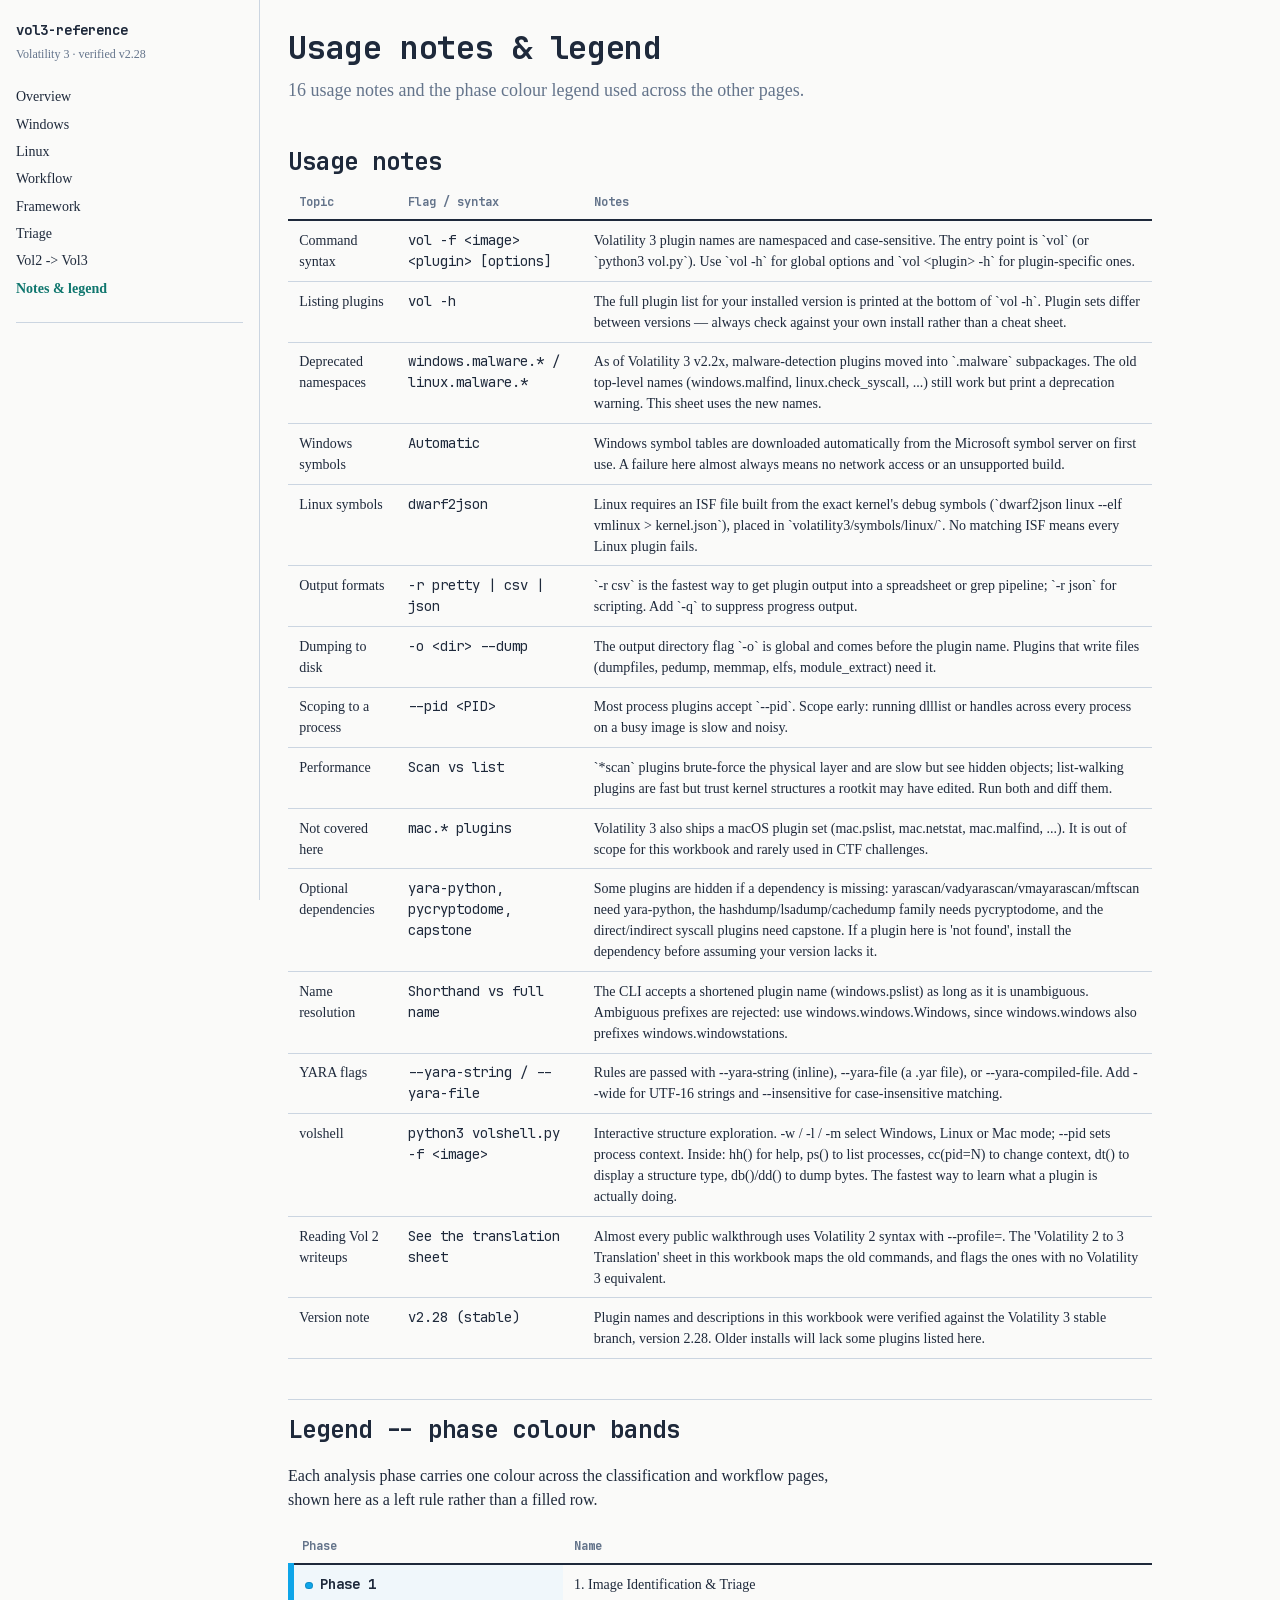
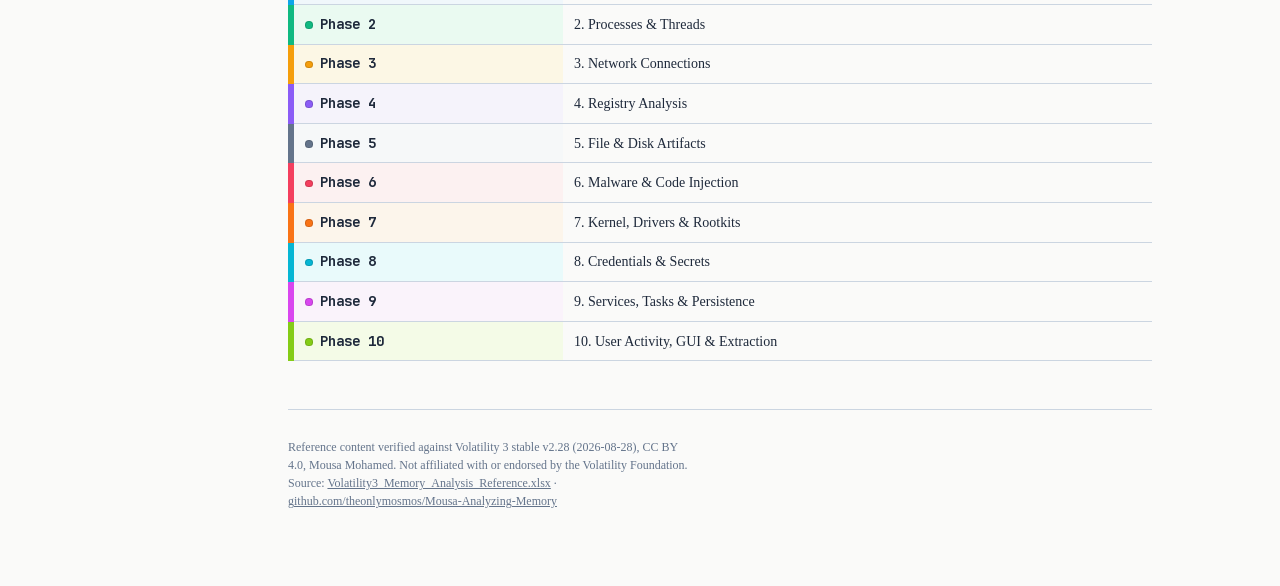
<file: docs/notes.html>
<!doctype html>
<html lang="en">
<head>
<meta charset="utf-8">
<meta name="viewport" content="width=device-width, initial-scale=1">
<title>Usage notes &amp; legend · Volatility 3 reference</title>
<meta name="description" content="16 usage notes and the phase colour legend used across the other pages.">
<link rel="stylesheet" href="style.css">
</head>
<body>
<a class="skip-link" href="#main">Skip to content</a>

<header class="topbar">
  <a class="brand" href="index.html">vol3-reference</a>
  <select id="page-select" aria-label="Go to page">
        <option value="index.html">Overview</option>
        <option value="windows.html">Windows</option>
        <option value="linux.html">Linux</option>
        <option value="workflow.html">Workflow</option>
        <option value="framework.html">Framework</option>
        <option value="triage.html">Triage</option>
        <option value="translation.html">Vol2 -&gt; Vol3</option>
        <option value="notes.html" selected>Notes &amp; legend</option>
  </select>
</header>

<div class="shell">
  <aside class="spine">
    <a class="brand" href="index.html">vol3-reference</a>
    <span class="subbrand">Volatility 3 · verified v2.28</span>
    <nav class="pages" aria-label="Sections">
      <a href="index.html">Overview</a>
      <a href="windows.html">Windows</a>
      <a href="linux.html">Linux</a>
      <a href="workflow.html">Workflow</a>
      <a href="framework.html">Framework</a>
      <a href="triage.html">Triage</a>
      <a href="translation.html">Vol2 -&gt; Vol3</a>
      <a href="notes.html" aria-current="page">Notes &amp; legend</a>
    </nav>
    
  </aside>

  <main id="main">
    <h1>Usage notes &amp; legend</h1>
    <p class="dek">16 usage notes and the phase colour legend used across the other pages.</p>
    <h2 id="usage-notes">Usage notes</h2>
    <table>
      <thead><tr><th>Topic</th><th>Flag / syntax</th><th>Notes</th></tr></thead>
      <tbody>
      <tr><td>Command syntax</td><td><code>vol -f &lt;image&gt; &lt;plugin&gt; [options]</code></td><td>Volatility 3 plugin names are namespaced and case-sensitive. The entry point is `vol` (or `python3 vol.py`). Use `vol -h` for global options and `vol &lt;plugin&gt; -h` for plugin-specific ones.</td></tr>
      <tr><td>Listing plugins</td><td><code>vol -h</code></td><td>The full plugin list for your installed version is printed at the bottom of `vol -h`. Plugin sets differ between versions — always check against your own install rather than a cheat sheet.</td></tr>
      <tr><td>Deprecated namespaces</td><td><code>windows.malware.* / linux.malware.*</code></td><td>As of Volatility 3 v2.2x, malware-detection plugins moved into `.malware` subpackages. The old top-level names (windows.malfind, linux.check_syscall, ...) still work but print a deprecation warning. This sheet uses the new names.</td></tr>
      <tr><td>Windows symbols</td><td><code>Automatic</code></td><td>Windows symbol tables are downloaded automatically from the Microsoft symbol server on first use. A failure here almost always means no network access or an unsupported build.</td></tr>
      <tr><td>Linux symbols</td><td><code>dwarf2json</code></td><td>Linux requires an ISF file built from the exact kernel&#x27;s debug symbols (`dwarf2json linux --elf vmlinux &gt; kernel.json`), placed in `volatility3/symbols/linux/`. No matching ISF means every Linux plugin fails.</td></tr>
      <tr><td>Output formats</td><td><code>-r pretty | csv | json</code></td><td>`-r csv` is the fastest way to get plugin output into a spreadsheet or grep pipeline; `-r json` for scripting. Add `-q` to suppress progress output.</td></tr>
      <tr><td>Dumping to disk</td><td><code>-o &lt;dir&gt; --dump</code></td><td>The output directory flag `-o` is global and comes before the plugin name. Plugins that write files (dumpfiles, pedump, memmap, elfs, module_extract) need it.</td></tr>
      <tr><td>Scoping to a process</td><td><code>--pid &lt;PID&gt;</code></td><td>Most process plugins accept `--pid`. Scope early: running dlllist or handles across every process on a busy image is slow and noisy.</td></tr>
      <tr><td>Performance</td><td><code>Scan vs list</code></td><td>`*scan` plugins brute-force the physical layer and are slow but see hidden objects; list-walking plugins are fast but trust kernel structures a rootkit may have edited. Run both and diff them.</td></tr>
      <tr><td>Not covered here</td><td><code>mac.* plugins</code></td><td>Volatility 3 also ships a macOS plugin set (mac.pslist, mac.netstat, mac.malfind, ...). It is out of scope for this workbook and rarely used in CTF challenges.</td></tr>
      <tr><td>Optional dependencies</td><td><code>yara-python, pycryptodome, capstone</code></td><td>Some plugins are hidden if a dependency is missing: yarascan/vadyarascan/vmayarascan/mftscan need yara-python, the hashdump/lsadump/cachedump family needs pycryptodome, and the direct/indirect syscall plugins need capstone. If a plugin here is &#x27;not found&#x27;, install the dependency before assuming your version lacks it.</td></tr>
      <tr><td>Name resolution</td><td><code>Shorthand vs full name</code></td><td>The CLI accepts a shortened plugin name (windows.pslist) as long as it is unambiguous. Ambiguous prefixes are rejected: use windows.windows.Windows, since windows.windows also prefixes windows.windowstations.</td></tr>
      <tr><td>YARA flags</td><td><code>--yara-string / --yara-file</code></td><td>Rules are passed with --yara-string (inline), --yara-file (a .yar file), or --yara-compiled-file. Add --wide for UTF-16 strings and --insensitive for case-insensitive matching.</td></tr>
      <tr><td>volshell</td><td><code>python3 volshell.py -f &lt;image&gt;</code></td><td>Interactive structure exploration. -w / -l / -m select Windows, Linux or Mac mode; --pid sets process context. Inside: hh() for help, ps() to list processes, cc(pid=N) to change context, dt() to display a structure type, db()/dd() to dump bytes. The fastest way to learn what a plugin is actually doing.</td></tr>
      <tr><td>Reading Vol 2 writeups</td><td><code>See the translation sheet</code></td><td>Almost every public walkthrough uses Volatility 2 syntax with --profile=. The &#x27;Volatility 2 to 3 Translation&#x27; sheet in this workbook maps the old commands, and flags the ones with no Volatility 3 equivalent.</td></tr>
      <tr><td>Version note</td><td><code>v2.28 (stable)</code></td><td>Plugin names and descriptions in this workbook were verified against the Volatility 3 stable branch, version 2.28. Older installs will lack some plugins listed here.</td></tr>
      </tbody>
    </table>

    <h2 id="legend">Legend -- phase colour bands</h2>
    <p>Each analysis phase carries one colour across the classification and workflow pages, shown here
    as a left rule rather than a filled row.</p>
    <table>
      <thead><tr><th>Phase</th><th>Name</th></tr></thead>
      <tbody>
      <tr style="--phase:#E0F2FE;--phase-strong:#0EA5E9"><td class="legend-swatch"><span class="dot"></span>Phase 1</td><td>1. Image Identification &amp; Triage</td></tr><tr style="--phase:#D1FAE5;--phase-strong:#10B981"><td class="legend-swatch"><span class="dot"></span>Phase 2</td><td>2. Processes &amp; Threads</td></tr><tr style="--phase:#FEF3C7;--phase-strong:#F59E0B"><td class="legend-swatch"><span class="dot"></span>Phase 3</td><td>3. Network Connections</td></tr><tr style="--phase:#EDE9FE;--phase-strong:#8B5CF6"><td class="legend-swatch"><span class="dot"></span>Phase 4</td><td>4. Registry Analysis</td></tr><tr style="--phase:#F1F5F9;--phase-strong:#64748B"><td class="legend-swatch"><span class="dot"></span>Phase 5</td><td>5. File &amp; Disk Artifacts</td></tr><tr style="--phase:#FFE4E6;--phase-strong:#F43F5E"><td class="legend-swatch"><span class="dot"></span>Phase 6</td><td>6. Malware &amp; Code Injection</td></tr><tr style="--phase:#FFEDD5;--phase-strong:#F97316"><td class="legend-swatch"><span class="dot"></span>Phase 7</td><td>7. Kernel, Drivers &amp; Rootkits</td></tr><tr style="--phase:#CFFAFE;--phase-strong:#06B6D4"><td class="legend-swatch"><span class="dot"></span>Phase 8</td><td>8. Credentials &amp; Secrets</td></tr><tr style="--phase:#FAE8FF;--phase-strong:#D946EF"><td class="legend-swatch"><span class="dot"></span>Phase 9</td><td>9. Services, Tasks &amp; Persistence</td></tr><tr style="--phase:#ECFCCB;--phase-strong:#84CC16"><td class="legend-swatch"><span class="dot"></span>Phase 10</td><td>10. User Activity, GUI &amp; Extraction</td></tr>
      </tbody>
    </table>
    <footer class="page-footer">
      <p>Reference content verified against Volatility 3 stable v2.28 (2026-08-28), CC BY 4.0, Mousa Mohamed.
      Not affiliated with or endorsed by the Volatility Foundation. Source: <a href="Volatility3_Memory_Analysis_Reference.xlsx">Volatility3_Memory_Analysis_Reference.xlsx</a> ·
      <a href="https://github.com/theonlymosmos/Mousa-Analyzing-Memory">github.com/theonlymosmos/Mousa-Analyzing-Memory</a></p>
    </footer>
  </main>
</div>

<script src="script.js"></script>
</body>
</html>
</file>
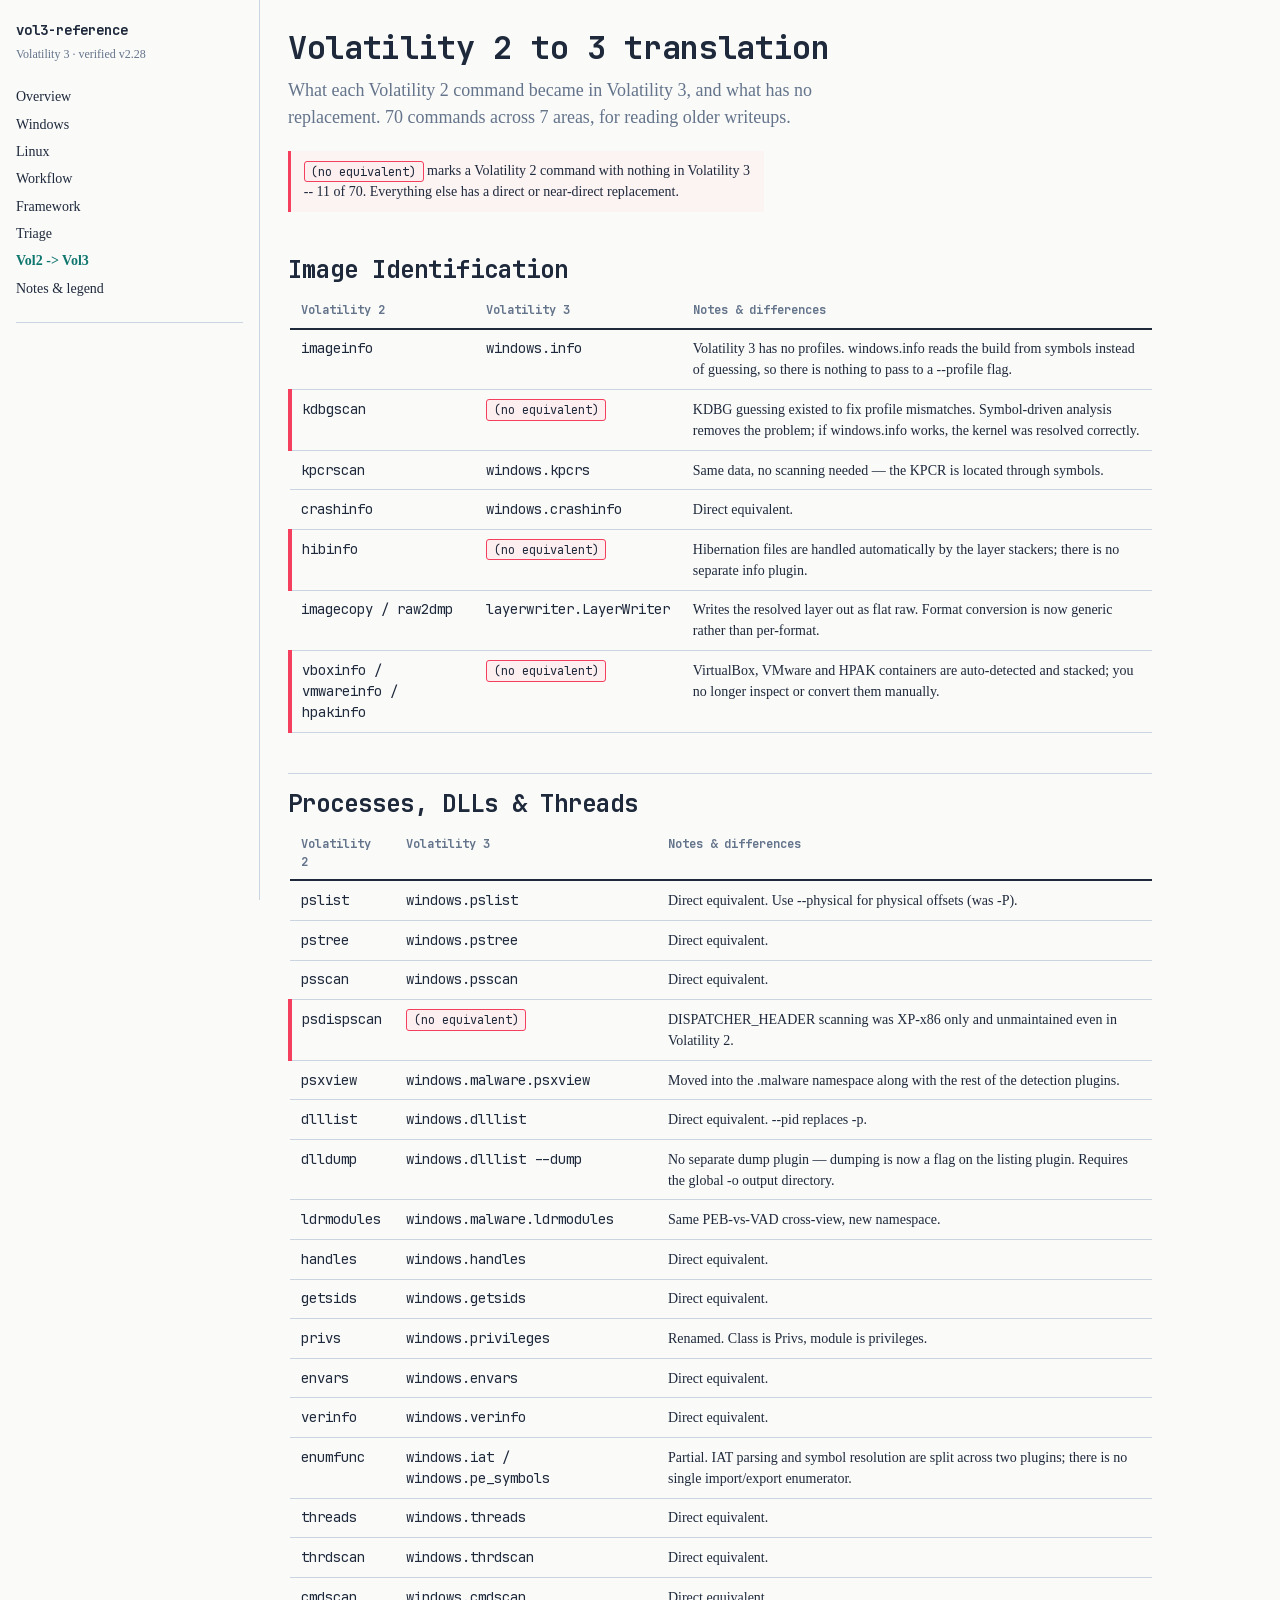
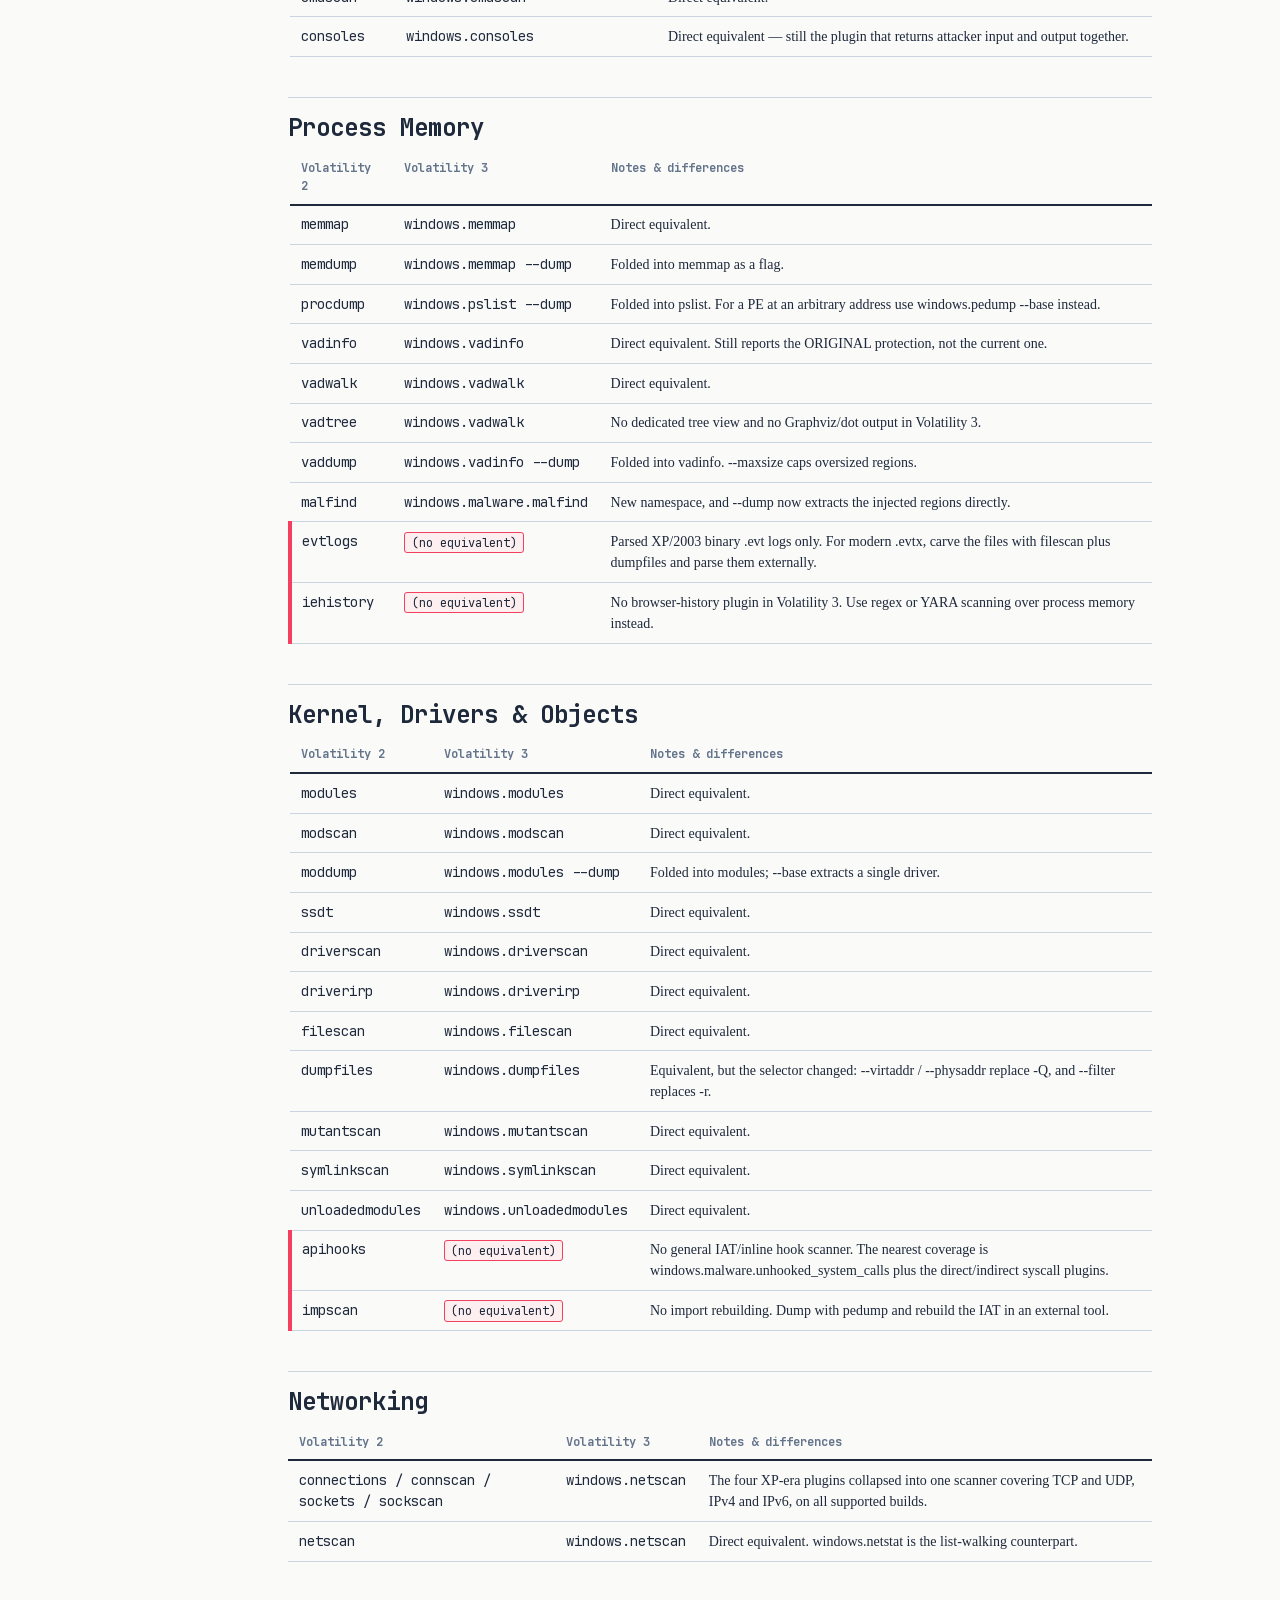
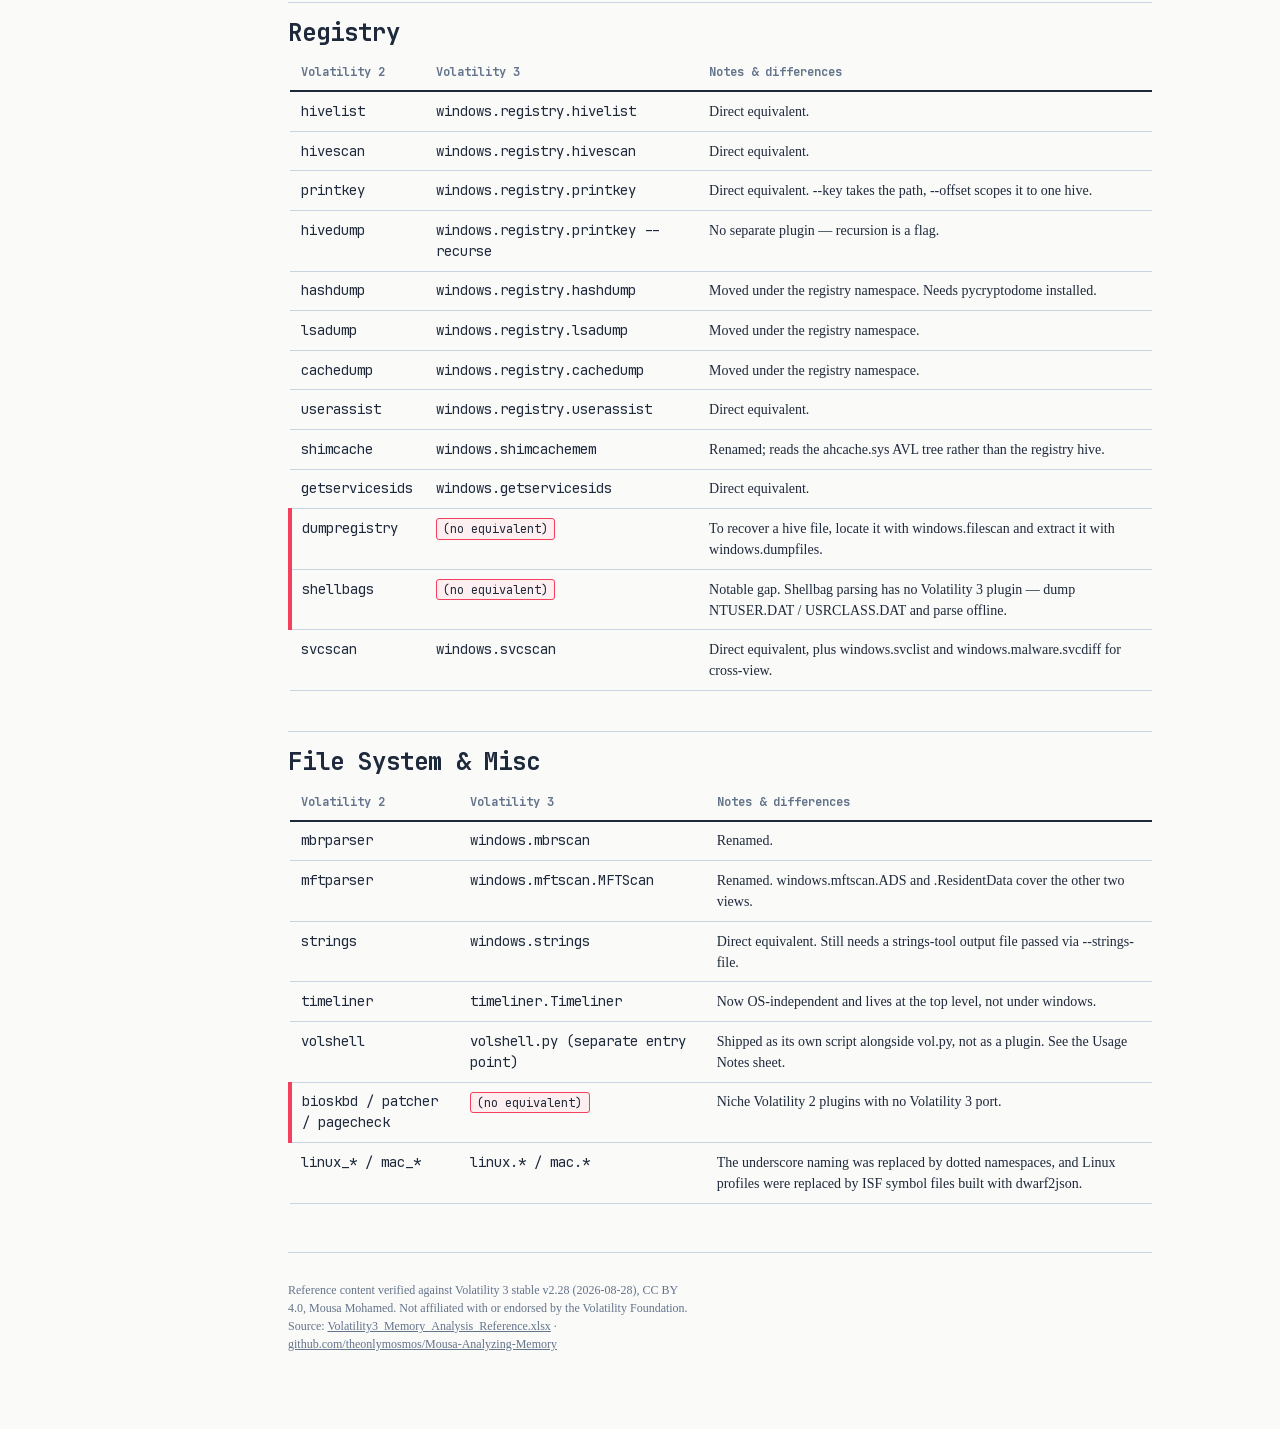
<file: docs/translation.html>
<!doctype html>
<html lang="en">
<head>
<meta charset="utf-8">
<meta name="viewport" content="width=device-width, initial-scale=1">
<title>Volatility 2 to 3 translation · Volatility 3 reference</title>
<meta name="description" content="What each Volatility 2 command became in Volatility 3, and what has no replacement. 70 commands across 7 areas, for reading older writeups.">
<link rel="stylesheet" href="style.css">
</head>
<body>
<a class="skip-link" href="#main">Skip to content</a>

<header class="topbar">
  <a class="brand" href="index.html">vol3-reference</a>
  <select id="page-select" aria-label="Go to page">
        <option value="index.html">Overview</option>
        <option value="windows.html">Windows</option>
        <option value="linux.html">Linux</option>
        <option value="workflow.html">Workflow</option>
        <option value="framework.html">Framework</option>
        <option value="triage.html">Triage</option>
        <option value="translation.html" selected>Vol2 -&gt; Vol3</option>
        <option value="notes.html">Notes &amp; legend</option>
  </select>
</header>

<div class="shell">
  <aside class="spine">
    <a class="brand" href="index.html">vol3-reference</a>
    <span class="subbrand">Volatility 3 · verified v2.28</span>
    <nav class="pages" aria-label="Sections">
      <a href="index.html">Overview</a>
      <a href="windows.html">Windows</a>
      <a href="linux.html">Linux</a>
      <a href="workflow.html">Workflow</a>
      <a href="framework.html">Framework</a>
      <a href="triage.html">Triage</a>
      <a href="translation.html" aria-current="page">Vol2 -&gt; Vol3</a>
      <a href="notes.html">Notes &amp; legend</a>
    </nav>
    
  </aside>

  <main id="main">
    <h1>Volatility 2 to 3 translation</h1>
    <p class="dek">What each Volatility 2 command became in Volatility 3, and what has no replacement. 70 commands across 7 areas, for reading older writeups.</p>
    <p class="dek-note"><span class="removed-badge">(no equivalent)</span> marks a Volatility 2
    command with nothing in Volatility 3 -- 11 of 70. Everything else has a direct
    or near-direct replacement.</p>
    <h2 id="image-identification">Image Identification</h2>
    <table>
      <thead><tr><th>Volatility 2</th><th>Volatility 3</th><th>Notes &amp; differences</th></tr></thead>
      <tbody>
      <tr class="" style="--phase:#F8FAFC;--phase-strong:#F8FAFC"><td><code>imageinfo</code></td><td><code>windows.info</code></td><td>Volatility 3 has no profiles. windows.info reads the build from symbols instead of guessing, so there is nothing to pass to a --profile flag.</td></tr><tr class="removed-row" style="--phase:#FFE4E6;--phase-strong:#F43F5E"><td><code>kdbgscan</code></td><td><span class="removed-badge">(no equivalent)</span></td><td>KDBG guessing existed to fix profile mismatches. Symbol-driven analysis removes the problem; if windows.info works, the kernel was resolved correctly.</td></tr><tr class="" style="--phase:#F8FAFC;--phase-strong:#F8FAFC"><td><code>kpcrscan</code></td><td><code>windows.kpcrs</code></td><td>Same data, no scanning needed — the KPCR is located through symbols.</td></tr><tr class="" style="--phase:#F8FAFC;--phase-strong:#F8FAFC"><td><code>crashinfo</code></td><td><code>windows.crashinfo</code></td><td>Direct equivalent.</td></tr><tr class="removed-row" style="--phase:#FFE4E6;--phase-strong:#F43F5E"><td><code>hibinfo</code></td><td><span class="removed-badge">(no equivalent)</span></td><td>Hibernation files are handled automatically by the layer stackers; there is no separate info plugin.</td></tr><tr class="" style="--phase:#F8FAFC;--phase-strong:#F8FAFC"><td><code>imagecopy / raw2dmp</code></td><td><code>layerwriter.LayerWriter</code></td><td>Writes the resolved layer out as flat raw. Format conversion is now generic rather than per-format.</td></tr><tr class="removed-row" style="--phase:#FFE4E6;--phase-strong:#F43F5E"><td><code>vboxinfo / vmwareinfo / hpakinfo</code></td><td><span class="removed-badge">(no equivalent)</span></td><td>VirtualBox, VMware and HPAK containers are auto-detected and stacked; you no longer inspect or convert them manually.</td></tr>
      </tbody>
    </table><h2 id="processes-dlls-threads">Processes, DLLs &amp; Threads</h2>
    <table>
      <thead><tr><th>Volatility 2</th><th>Volatility 3</th><th>Notes &amp; differences</th></tr></thead>
      <tbody>
      <tr class="" style="--phase:#F8FAFC;--phase-strong:#F8FAFC"><td><code>pslist</code></td><td><code>windows.pslist</code></td><td>Direct equivalent. Use --physical for physical offsets (was -P).</td></tr><tr class="" style="--phase:#F8FAFC;--phase-strong:#F8FAFC"><td><code>pstree</code></td><td><code>windows.pstree</code></td><td>Direct equivalent.</td></tr><tr class="" style="--phase:#F8FAFC;--phase-strong:#F8FAFC"><td><code>psscan</code></td><td><code>windows.psscan</code></td><td>Direct equivalent.</td></tr><tr class="removed-row" style="--phase:#FFE4E6;--phase-strong:#F43F5E"><td><code>psdispscan</code></td><td><span class="removed-badge">(no equivalent)</span></td><td>DISPATCHER_HEADER scanning was XP-x86 only and unmaintained even in Volatility 2.</td></tr><tr class="" style="--phase:#F8FAFC;--phase-strong:#F8FAFC"><td><code>psxview</code></td><td><code>windows.malware.psxview</code></td><td>Moved into the .malware namespace along with the rest of the detection plugins.</td></tr><tr class="" style="--phase:#F8FAFC;--phase-strong:#F8FAFC"><td><code>dlllist</code></td><td><code>windows.dlllist</code></td><td>Direct equivalent. --pid replaces -p.</td></tr><tr class="" style="--phase:#F8FAFC;--phase-strong:#F8FAFC"><td><code>dlldump</code></td><td><code>windows.dlllist --dump</code></td><td>No separate dump plugin — dumping is now a flag on the listing plugin. Requires the global -o output directory.</td></tr><tr class="" style="--phase:#F8FAFC;--phase-strong:#F8FAFC"><td><code>ldrmodules</code></td><td><code>windows.malware.ldrmodules</code></td><td>Same PEB-vs-VAD cross-view, new namespace.</td></tr><tr class="" style="--phase:#F8FAFC;--phase-strong:#F8FAFC"><td><code>handles</code></td><td><code>windows.handles</code></td><td>Direct equivalent.</td></tr><tr class="" style="--phase:#F8FAFC;--phase-strong:#F8FAFC"><td><code>getsids</code></td><td><code>windows.getsids</code></td><td>Direct equivalent.</td></tr><tr class="" style="--phase:#F8FAFC;--phase-strong:#F8FAFC"><td><code>privs</code></td><td><code>windows.privileges</code></td><td>Renamed. Class is Privs, module is privileges.</td></tr><tr class="" style="--phase:#F8FAFC;--phase-strong:#F8FAFC"><td><code>envars</code></td><td><code>windows.envars</code></td><td>Direct equivalent.</td></tr><tr class="" style="--phase:#F8FAFC;--phase-strong:#F8FAFC"><td><code>verinfo</code></td><td><code>windows.verinfo</code></td><td>Direct equivalent.</td></tr><tr class="" style="--phase:#F8FAFC;--phase-strong:#F8FAFC"><td><code>enumfunc</code></td><td><code>windows.iat / windows.pe_symbols</code></td><td>Partial. IAT parsing and symbol resolution are split across two plugins; there is no single import/export enumerator.</td></tr><tr class="" style="--phase:#F8FAFC;--phase-strong:#F8FAFC"><td><code>threads</code></td><td><code>windows.threads</code></td><td>Direct equivalent.</td></tr><tr class="" style="--phase:#F8FAFC;--phase-strong:#F8FAFC"><td><code>thrdscan</code></td><td><code>windows.thrdscan</code></td><td>Direct equivalent.</td></tr><tr class="" style="--phase:#F8FAFC;--phase-strong:#F8FAFC"><td><code>cmdscan</code></td><td><code>windows.cmdscan</code></td><td>Direct equivalent.</td></tr><tr class="" style="--phase:#F8FAFC;--phase-strong:#F8FAFC"><td><code>consoles</code></td><td><code>windows.consoles</code></td><td>Direct equivalent — still the plugin that returns attacker input and output together.</td></tr>
      </tbody>
    </table><h2 id="process-memory">Process Memory</h2>
    <table>
      <thead><tr><th>Volatility 2</th><th>Volatility 3</th><th>Notes &amp; differences</th></tr></thead>
      <tbody>
      <tr class="" style="--phase:#F8FAFC;--phase-strong:#F8FAFC"><td><code>memmap</code></td><td><code>windows.memmap</code></td><td>Direct equivalent.</td></tr><tr class="" style="--phase:#F8FAFC;--phase-strong:#F8FAFC"><td><code>memdump</code></td><td><code>windows.memmap --dump</code></td><td>Folded into memmap as a flag.</td></tr><tr class="" style="--phase:#F8FAFC;--phase-strong:#F8FAFC"><td><code>procdump</code></td><td><code>windows.pslist --dump</code></td><td>Folded into pslist. For a PE at an arbitrary address use windows.pedump --base instead.</td></tr><tr class="" style="--phase:#F8FAFC;--phase-strong:#F8FAFC"><td><code>vadinfo</code></td><td><code>windows.vadinfo</code></td><td>Direct equivalent. Still reports the ORIGINAL protection, not the current one.</td></tr><tr class="" style="--phase:#F8FAFC;--phase-strong:#F8FAFC"><td><code>vadwalk</code></td><td><code>windows.vadwalk</code></td><td>Direct equivalent.</td></tr><tr class="" style="--phase:#F8FAFC;--phase-strong:#F8FAFC"><td><code>vadtree</code></td><td><code>windows.vadwalk</code></td><td>No dedicated tree view and no Graphviz/dot output in Volatility 3.</td></tr><tr class="" style="--phase:#F8FAFC;--phase-strong:#F8FAFC"><td><code>vaddump</code></td><td><code>windows.vadinfo --dump</code></td><td>Folded into vadinfo. --maxsize caps oversized regions.</td></tr><tr class="" style="--phase:#F8FAFC;--phase-strong:#F8FAFC"><td><code>malfind</code></td><td><code>windows.malware.malfind</code></td><td>New namespace, and --dump now extracts the injected regions directly.</td></tr><tr class="removed-row" style="--phase:#FFE4E6;--phase-strong:#F43F5E"><td><code>evtlogs</code></td><td><span class="removed-badge">(no equivalent)</span></td><td>Parsed XP/2003 binary .evt logs only. For modern .evtx, carve the files with filescan plus dumpfiles and parse them externally.</td></tr><tr class="removed-row" style="--phase:#FFE4E6;--phase-strong:#F43F5E"><td><code>iehistory</code></td><td><span class="removed-badge">(no equivalent)</span></td><td>No browser-history plugin in Volatility 3. Use regex or YARA scanning over process memory instead.</td></tr>
      </tbody>
    </table><h2 id="kernel-drivers-objects">Kernel, Drivers &amp; Objects</h2>
    <table>
      <thead><tr><th>Volatility 2</th><th>Volatility 3</th><th>Notes &amp; differences</th></tr></thead>
      <tbody>
      <tr class="" style="--phase:#F8FAFC;--phase-strong:#F8FAFC"><td><code>modules</code></td><td><code>windows.modules</code></td><td>Direct equivalent.</td></tr><tr class="" style="--phase:#F8FAFC;--phase-strong:#F8FAFC"><td><code>modscan</code></td><td><code>windows.modscan</code></td><td>Direct equivalent.</td></tr><tr class="" style="--phase:#F8FAFC;--phase-strong:#F8FAFC"><td><code>moddump</code></td><td><code>windows.modules --dump</code></td><td>Folded into modules; --base extracts a single driver.</td></tr><tr class="" style="--phase:#F8FAFC;--phase-strong:#F8FAFC"><td><code>ssdt</code></td><td><code>windows.ssdt</code></td><td>Direct equivalent.</td></tr><tr class="" style="--phase:#F8FAFC;--phase-strong:#F8FAFC"><td><code>driverscan</code></td><td><code>windows.driverscan</code></td><td>Direct equivalent.</td></tr><tr class="" style="--phase:#F8FAFC;--phase-strong:#F8FAFC"><td><code>driverirp</code></td><td><code>windows.driverirp</code></td><td>Direct equivalent.</td></tr><tr class="" style="--phase:#F8FAFC;--phase-strong:#F8FAFC"><td><code>filescan</code></td><td><code>windows.filescan</code></td><td>Direct equivalent.</td></tr><tr class="" style="--phase:#F8FAFC;--phase-strong:#F8FAFC"><td><code>dumpfiles</code></td><td><code>windows.dumpfiles</code></td><td>Equivalent, but the selector changed: --virtaddr / --physaddr replace -Q, and --filter replaces -r.</td></tr><tr class="" style="--phase:#F8FAFC;--phase-strong:#F8FAFC"><td><code>mutantscan</code></td><td><code>windows.mutantscan</code></td><td>Direct equivalent.</td></tr><tr class="" style="--phase:#F8FAFC;--phase-strong:#F8FAFC"><td><code>symlinkscan</code></td><td><code>windows.symlinkscan</code></td><td>Direct equivalent.</td></tr><tr class="" style="--phase:#F8FAFC;--phase-strong:#F8FAFC"><td><code>unloadedmodules</code></td><td><code>windows.unloadedmodules</code></td><td>Direct equivalent.</td></tr><tr class="removed-row" style="--phase:#FFE4E6;--phase-strong:#F43F5E"><td><code>apihooks</code></td><td><span class="removed-badge">(no equivalent)</span></td><td>No general IAT/inline hook scanner. The nearest coverage is windows.malware.unhooked_system_calls plus the direct/indirect syscall plugins.</td></tr><tr class="removed-row" style="--phase:#FFE4E6;--phase-strong:#F43F5E"><td><code>impscan</code></td><td><span class="removed-badge">(no equivalent)</span></td><td>No import rebuilding. Dump with pedump and rebuild the IAT in an external tool.</td></tr>
      </tbody>
    </table><h2 id="networking">Networking</h2>
    <table>
      <thead><tr><th>Volatility 2</th><th>Volatility 3</th><th>Notes &amp; differences</th></tr></thead>
      <tbody>
      <tr class="" style="--phase:#F8FAFC;--phase-strong:#F8FAFC"><td><code>connections / connscan / sockets / sockscan</code></td><td><code>windows.netscan</code></td><td>The four XP-era plugins collapsed into one scanner covering TCP and UDP, IPv4 and IPv6, on all supported builds.</td></tr><tr class="" style="--phase:#F8FAFC;--phase-strong:#F8FAFC"><td><code>netscan</code></td><td><code>windows.netscan</code></td><td>Direct equivalent. windows.netstat is the list-walking counterpart.</td></tr>
      </tbody>
    </table><h2 id="registry">Registry</h2>
    <table>
      <thead><tr><th>Volatility 2</th><th>Volatility 3</th><th>Notes &amp; differences</th></tr></thead>
      <tbody>
      <tr class="" style="--phase:#F8FAFC;--phase-strong:#F8FAFC"><td><code>hivelist</code></td><td><code>windows.registry.hivelist</code></td><td>Direct equivalent.</td></tr><tr class="" style="--phase:#F8FAFC;--phase-strong:#F8FAFC"><td><code>hivescan</code></td><td><code>windows.registry.hivescan</code></td><td>Direct equivalent.</td></tr><tr class="" style="--phase:#F8FAFC;--phase-strong:#F8FAFC"><td><code>printkey</code></td><td><code>windows.registry.printkey</code></td><td>Direct equivalent. --key takes the path, --offset scopes it to one hive.</td></tr><tr class="" style="--phase:#F8FAFC;--phase-strong:#F8FAFC"><td><code>hivedump</code></td><td><code>windows.registry.printkey --recurse</code></td><td>No separate plugin — recursion is a flag.</td></tr><tr class="" style="--phase:#F8FAFC;--phase-strong:#F8FAFC"><td><code>hashdump</code></td><td><code>windows.registry.hashdump</code></td><td>Moved under the registry namespace. Needs pycryptodome installed.</td></tr><tr class="" style="--phase:#F8FAFC;--phase-strong:#F8FAFC"><td><code>lsadump</code></td><td><code>windows.registry.lsadump</code></td><td>Moved under the registry namespace.</td></tr><tr class="" style="--phase:#F8FAFC;--phase-strong:#F8FAFC"><td><code>cachedump</code></td><td><code>windows.registry.cachedump</code></td><td>Moved under the registry namespace.</td></tr><tr class="" style="--phase:#F8FAFC;--phase-strong:#F8FAFC"><td><code>userassist</code></td><td><code>windows.registry.userassist</code></td><td>Direct equivalent.</td></tr><tr class="" style="--phase:#F8FAFC;--phase-strong:#F8FAFC"><td><code>shimcache</code></td><td><code>windows.shimcachemem</code></td><td>Renamed; reads the ahcache.sys AVL tree rather than the registry hive.</td></tr><tr class="" style="--phase:#F8FAFC;--phase-strong:#F8FAFC"><td><code>getservicesids</code></td><td><code>windows.getservicesids</code></td><td>Direct equivalent.</td></tr><tr class="removed-row" style="--phase:#FFE4E6;--phase-strong:#F43F5E"><td><code>dumpregistry</code></td><td><span class="removed-badge">(no equivalent)</span></td><td>To recover a hive file, locate it with windows.filescan and extract it with windows.dumpfiles.</td></tr><tr class="removed-row" style="--phase:#FFE4E6;--phase-strong:#F43F5E"><td><code>shellbags</code></td><td><span class="removed-badge">(no equivalent)</span></td><td>Notable gap. Shellbag parsing has no Volatility 3 plugin — dump NTUSER.DAT / USRCLASS.DAT and parse offline.</td></tr><tr class="" style="--phase:#F8FAFC;--phase-strong:#F8FAFC"><td><code>svcscan</code></td><td><code>windows.svcscan</code></td><td>Direct equivalent, plus windows.svclist and windows.malware.svcdiff for cross-view.</td></tr>
      </tbody>
    </table><h2 id="file-system-misc">File System &amp; Misc</h2>
    <table>
      <thead><tr><th>Volatility 2</th><th>Volatility 3</th><th>Notes &amp; differences</th></tr></thead>
      <tbody>
      <tr class="" style="--phase:#F8FAFC;--phase-strong:#F8FAFC"><td><code>mbrparser</code></td><td><code>windows.mbrscan</code></td><td>Renamed.</td></tr><tr class="" style="--phase:#F8FAFC;--phase-strong:#F8FAFC"><td><code>mftparser</code></td><td><code>windows.mftscan.MFTScan</code></td><td>Renamed. windows.mftscan.ADS and .ResidentData cover the other two views.</td></tr><tr class="" style="--phase:#F8FAFC;--phase-strong:#F8FAFC"><td><code>strings</code></td><td><code>windows.strings</code></td><td>Direct equivalent. Still needs a strings-tool output file passed via --strings-file.</td></tr><tr class="" style="--phase:#F8FAFC;--phase-strong:#F8FAFC"><td><code>timeliner</code></td><td><code>timeliner.Timeliner</code></td><td>Now OS-independent and lives at the top level, not under windows.</td></tr><tr class="" style="--phase:#F8FAFC;--phase-strong:#F8FAFC"><td><code>volshell</code></td><td><code>volshell.py (separate entry point)</code></td><td>Shipped as its own script alongside vol.py, not as a plugin. See the Usage Notes sheet.</td></tr><tr class="removed-row" style="--phase:#FFE4E6;--phase-strong:#F43F5E"><td><code>bioskbd / patcher / pagecheck</code></td><td><span class="removed-badge">(no equivalent)</span></td><td>Niche Volatility 2 plugins with no Volatility 3 port.</td></tr><tr class="" style="--phase:#F8FAFC;--phase-strong:#F8FAFC"><td><code>linux_* / mac_*</code></td><td><code>linux.* / mac.*</code></td><td>The underscore naming was replaced by dotted namespaces, and Linux profiles were replaced by ISF symbol files built with dwarf2json.</td></tr>
      </tbody>
    </table>
    <footer class="page-footer">
      <p>Reference content verified against Volatility 3 stable v2.28 (2026-08-28), CC BY 4.0, Mousa Mohamed.
      Not affiliated with or endorsed by the Volatility Foundation. Source: <a href="Volatility3_Memory_Analysis_Reference.xlsx">Volatility3_Memory_Analysis_Reference.xlsx</a> ·
      <a href="https://github.com/theonlymosmos/Mousa-Analyzing-Memory">github.com/theonlymosmos/Mousa-Analyzing-Memory</a></p>
    </footer>
  </main>
</div>

<script src="script.js"></script>
</body>
</html>
</file>
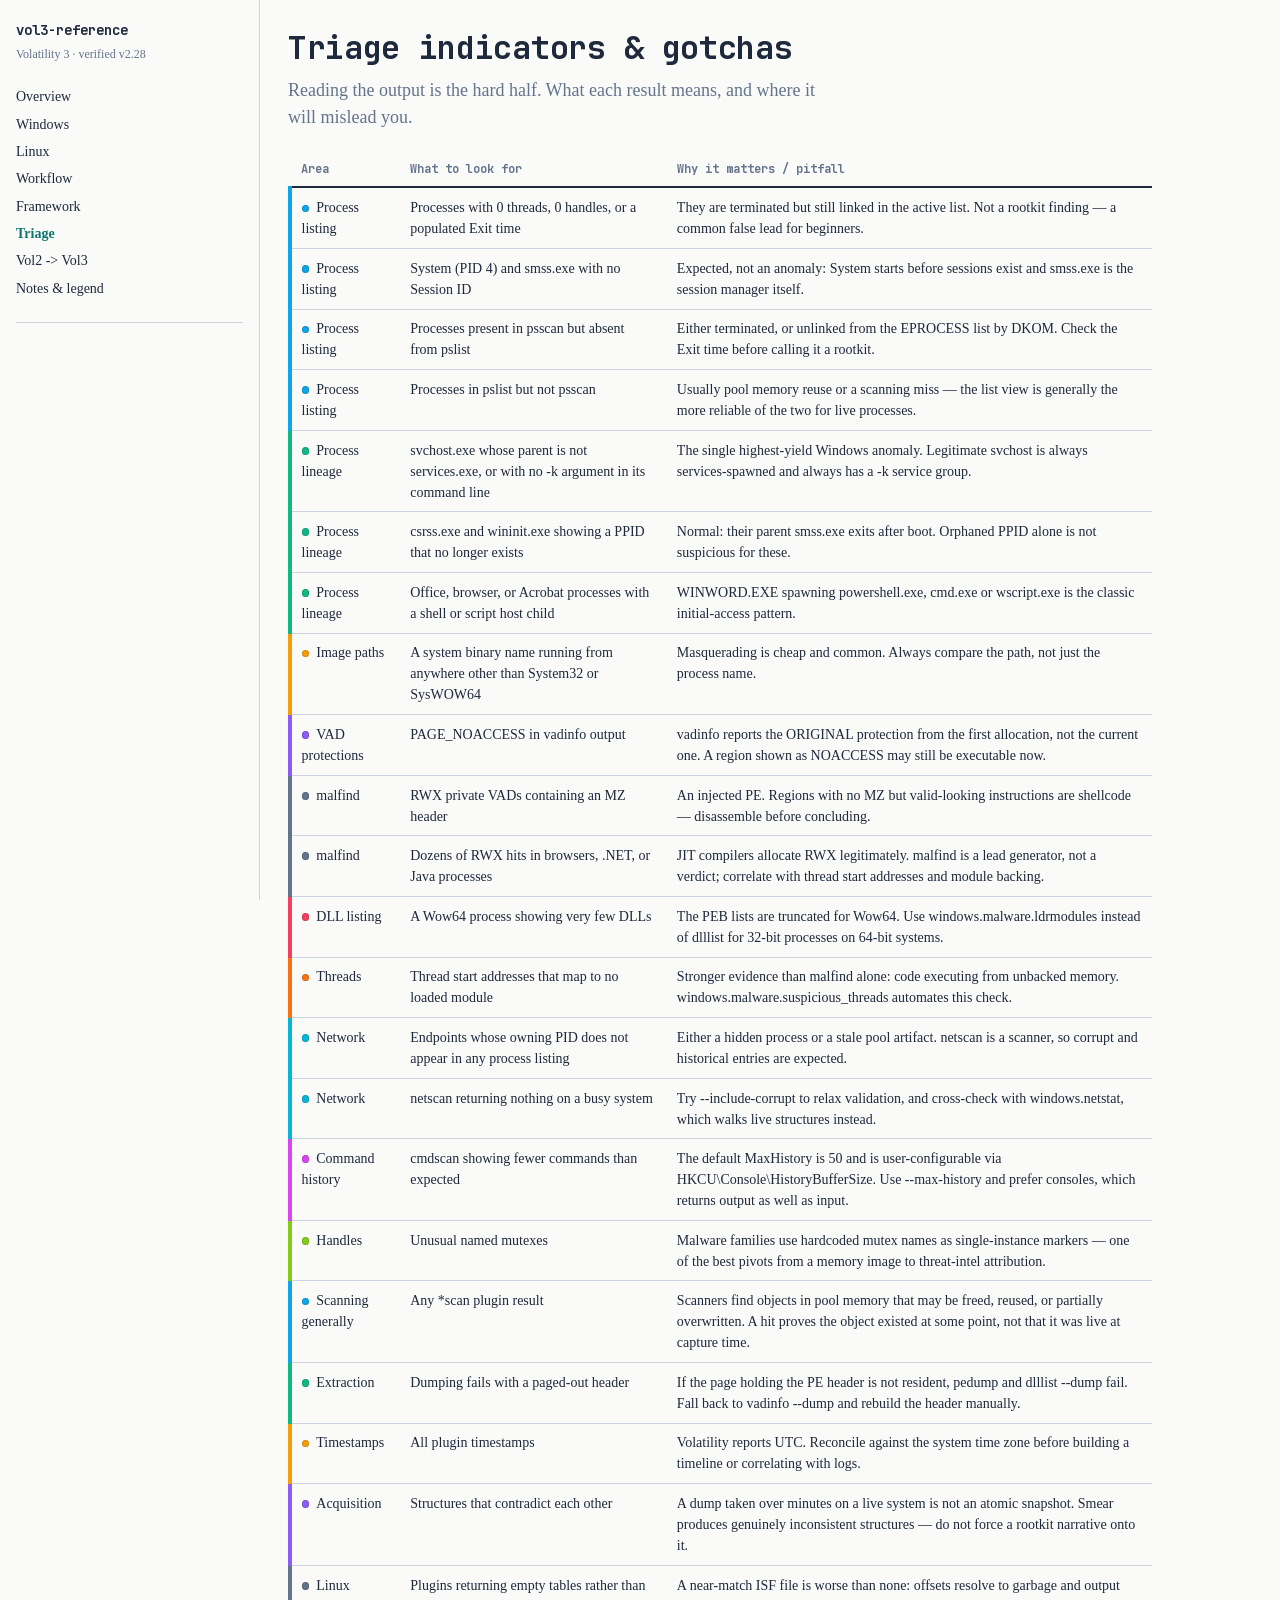
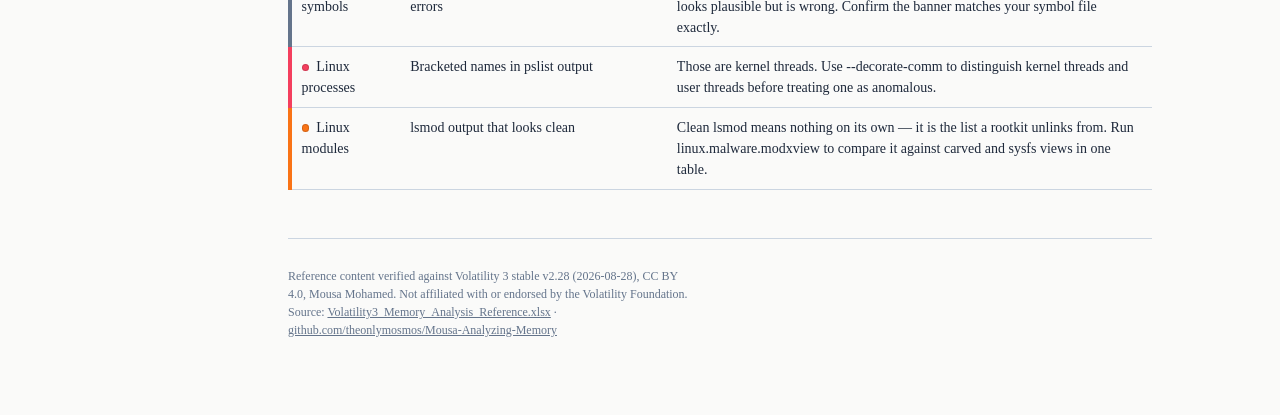
<file: docs/triage.html>
<!doctype html>
<html lang="en">
<head>
<meta charset="utf-8">
<meta name="viewport" content="width=device-width, initial-scale=1">
<title>Triage indicators &amp; gotchas · Volatility 3 reference</title>
<meta name="description" content="Reading the output is the hard half. What each result means, and where it will mislead you.">
<link rel="stylesheet" href="style.css">
</head>
<body>
<a class="skip-link" href="#main">Skip to content</a>

<header class="topbar">
  <a class="brand" href="index.html">vol3-reference</a>
  <select id="page-select" aria-label="Go to page">
        <option value="index.html">Overview</option>
        <option value="windows.html">Windows</option>
        <option value="linux.html">Linux</option>
        <option value="workflow.html">Workflow</option>
        <option value="framework.html">Framework</option>
        <option value="triage.html" selected>Triage</option>
        <option value="translation.html">Vol2 -&gt; Vol3</option>
        <option value="notes.html">Notes &amp; legend</option>
  </select>
</header>

<div class="shell">
  <aside class="spine">
    <a class="brand" href="index.html">vol3-reference</a>
    <span class="subbrand">Volatility 3 · verified v2.28</span>
    <nav class="pages" aria-label="Sections">
      <a href="index.html">Overview</a>
      <a href="windows.html">Windows</a>
      <a href="linux.html">Linux</a>
      <a href="workflow.html">Workflow</a>
      <a href="framework.html">Framework</a>
      <a href="triage.html" aria-current="page">Triage</a>
      <a href="translation.html">Vol2 -&gt; Vol3</a>
      <a href="notes.html">Notes &amp; legend</a>
    </nav>
    
  </aside>

  <main id="main">
    <h1>Triage indicators &amp; gotchas</h1>
    <p class="dek">Reading the output is the hard half. What each result means, and where it will mislead you.</p>
    <table>
      <thead><tr><th>Area</th><th>What to look for</th><th>Why it matters / pitfall</th></tr></thead>
      <tbody>
      <tr class="triage-row" style="--phase:#E0F2FE;--phase-strong:#0EA5E9"><td><span class="dot"></span>Process listing</td><td>Processes with 0 threads, 0 handles, or a populated Exit time</td><td>They are terminated but still linked in the active list. Not a rootkit finding — a common false lead for beginners.</td></tr><tr class="triage-row" style="--phase:#E0F2FE;--phase-strong:#0EA5E9"><td><span class="dot"></span>Process listing</td><td>System (PID 4) and smss.exe with no Session ID</td><td>Expected, not an anomaly: System starts before sessions exist and smss.exe is the session manager itself.</td></tr><tr class="triage-row" style="--phase:#E0F2FE;--phase-strong:#0EA5E9"><td><span class="dot"></span>Process listing</td><td>Processes present in psscan but absent from pslist</td><td>Either terminated, or unlinked from the EPROCESS list by DKOM. Check the Exit time before calling it a rootkit.</td></tr><tr class="triage-row" style="--phase:#E0F2FE;--phase-strong:#0EA5E9"><td><span class="dot"></span>Process listing</td><td>Processes in pslist but not psscan</td><td>Usually pool memory reuse or a scanning miss — the list view is generally the more reliable of the two for live processes.</td></tr><tr class="triage-row" style="--phase:#D1FAE5;--phase-strong:#10B981"><td><span class="dot"></span>Process lineage</td><td>svchost.exe whose parent is not services.exe, or with no -k argument in its command line</td><td>The single highest-yield Windows anomaly. Legitimate svchost is always services-spawned and always has a -k service group.</td></tr><tr class="triage-row" style="--phase:#D1FAE5;--phase-strong:#10B981"><td><span class="dot"></span>Process lineage</td><td>csrss.exe and wininit.exe showing a PPID that no longer exists</td><td>Normal: their parent smss.exe exits after boot. Orphaned PPID alone is not suspicious for these.</td></tr><tr class="triage-row" style="--phase:#D1FAE5;--phase-strong:#10B981"><td><span class="dot"></span>Process lineage</td><td>Office, browser, or Acrobat processes with a shell or script host child</td><td>WINWORD.EXE spawning powershell.exe, cmd.exe or wscript.exe is the classic initial-access pattern.</td></tr><tr class="triage-row" style="--phase:#FEF3C7;--phase-strong:#F59E0B"><td><span class="dot"></span>Image paths</td><td>A system binary name running from anywhere other than System32 or SysWOW64</td><td>Masquerading is cheap and common. Always compare the path, not just the process name.</td></tr><tr class="triage-row" style="--phase:#EDE9FE;--phase-strong:#8B5CF6"><td><span class="dot"></span>VAD protections</td><td>PAGE_NOACCESS in vadinfo output</td><td>vadinfo reports the ORIGINAL protection from the first allocation, not the current one. A region shown as NOACCESS may still be executable now.</td></tr><tr class="triage-row" style="--phase:#F1F5F9;--phase-strong:#64748B"><td><span class="dot"></span>malfind</td><td>RWX private VADs containing an MZ header</td><td>An injected PE. Regions with no MZ but valid-looking instructions are shellcode — disassemble before concluding.</td></tr><tr class="triage-row" style="--phase:#F1F5F9;--phase-strong:#64748B"><td><span class="dot"></span>malfind</td><td>Dozens of RWX hits in browsers, .NET, or Java processes</td><td>JIT compilers allocate RWX legitimately. malfind is a lead generator, not a verdict; correlate with thread start addresses and module backing.</td></tr><tr class="triage-row" style="--phase:#FFE4E6;--phase-strong:#F43F5E"><td><span class="dot"></span>DLL listing</td><td>A Wow64 process showing very few DLLs</td><td>The PEB lists are truncated for Wow64. Use windows.malware.ldrmodules instead of dlllist for 32-bit processes on 64-bit systems.</td></tr><tr class="triage-row" style="--phase:#FFEDD5;--phase-strong:#F97316"><td><span class="dot"></span>Threads</td><td>Thread start addresses that map to no loaded module</td><td>Stronger evidence than malfind alone: code executing from unbacked memory. windows.malware.suspicious_threads automates this check.</td></tr><tr class="triage-row" style="--phase:#CFFAFE;--phase-strong:#06B6D4"><td><span class="dot"></span>Network</td><td>Endpoints whose owning PID does not appear in any process listing</td><td>Either a hidden process or a stale pool artifact. netscan is a scanner, so corrupt and historical entries are expected.</td></tr><tr class="triage-row" style="--phase:#CFFAFE;--phase-strong:#06B6D4"><td><span class="dot"></span>Network</td><td>netscan returning nothing on a busy system</td><td>Try --include-corrupt to relax validation, and cross-check with windows.netstat, which walks live structures instead.</td></tr><tr class="triage-row" style="--phase:#FAE8FF;--phase-strong:#D946EF"><td><span class="dot"></span>Command history</td><td>cmdscan showing fewer commands than expected</td><td>The default MaxHistory is 50 and is user-configurable via HKCU\Console\HistoryBufferSize. Use --max-history and prefer consoles, which returns output as well as input.</td></tr><tr class="triage-row" style="--phase:#ECFCCB;--phase-strong:#84CC16"><td><span class="dot"></span>Handles</td><td>Unusual named mutexes</td><td>Malware families use hardcoded mutex names as single-instance markers — one of the best pivots from a memory image to threat-intel attribution.</td></tr><tr class="triage-row" style="--phase:#E0F2FE;--phase-strong:#0EA5E9"><td><span class="dot"></span>Scanning generally</td><td>Any *scan plugin result</td><td>Scanners find objects in pool memory that may be freed, reused, or partially overwritten. A hit proves the object existed at some point, not that it was live at capture time.</td></tr><tr class="triage-row" style="--phase:#D1FAE5;--phase-strong:#10B981"><td><span class="dot"></span>Extraction</td><td>Dumping fails with a paged-out header</td><td>If the page holding the PE header is not resident, pedump and dlllist --dump fail. Fall back to vadinfo --dump and rebuild the header manually.</td></tr><tr class="triage-row" style="--phase:#FEF3C7;--phase-strong:#F59E0B"><td><span class="dot"></span>Timestamps</td><td>All plugin timestamps</td><td>Volatility reports UTC. Reconcile against the system time zone before building a timeline or correlating with logs.</td></tr><tr class="triage-row" style="--phase:#EDE9FE;--phase-strong:#8B5CF6"><td><span class="dot"></span>Acquisition</td><td>Structures that contradict each other</td><td>A dump taken over minutes on a live system is not an atomic snapshot. Smear produces genuinely inconsistent structures — do not force a rootkit narrative onto it.</td></tr><tr class="triage-row" style="--phase:#F1F5F9;--phase-strong:#64748B"><td><span class="dot"></span>Linux symbols</td><td>Plugins returning empty tables rather than errors</td><td>A near-match ISF file is worse than none: offsets resolve to garbage and output looks plausible but is wrong. Confirm the banner matches your symbol file exactly.</td></tr><tr class="triage-row" style="--phase:#FFE4E6;--phase-strong:#F43F5E"><td><span class="dot"></span>Linux processes</td><td>Bracketed names in pslist output</td><td>Those are kernel threads. Use --decorate-comm to distinguish kernel threads and user threads before treating one as anomalous.</td></tr><tr class="triage-row" style="--phase:#FFEDD5;--phase-strong:#F97316"><td><span class="dot"></span>Linux modules</td><td>lsmod output that looks clean</td><td>Clean lsmod means nothing on its own — it is the list a rootkit unlinks from. Run linux.malware.modxview to compare it against carved and sysfs views in one table.</td></tr>
      </tbody>
    </table>
    <footer class="page-footer">
      <p>Reference content verified against Volatility 3 stable v2.28 (2026-08-28), CC BY 4.0, Mousa Mohamed.
      Not affiliated with or endorsed by the Volatility Foundation. Source: <a href="Volatility3_Memory_Analysis_Reference.xlsx">Volatility3_Memory_Analysis_Reference.xlsx</a> ·
      <a href="https://github.com/theonlymosmos/Mousa-Analyzing-Memory">github.com/theonlymosmos/Mousa-Analyzing-Memory</a></p>
    </footer>
  </main>
</div>

<script src="script.js"></script>
</body>
</html>
</file>
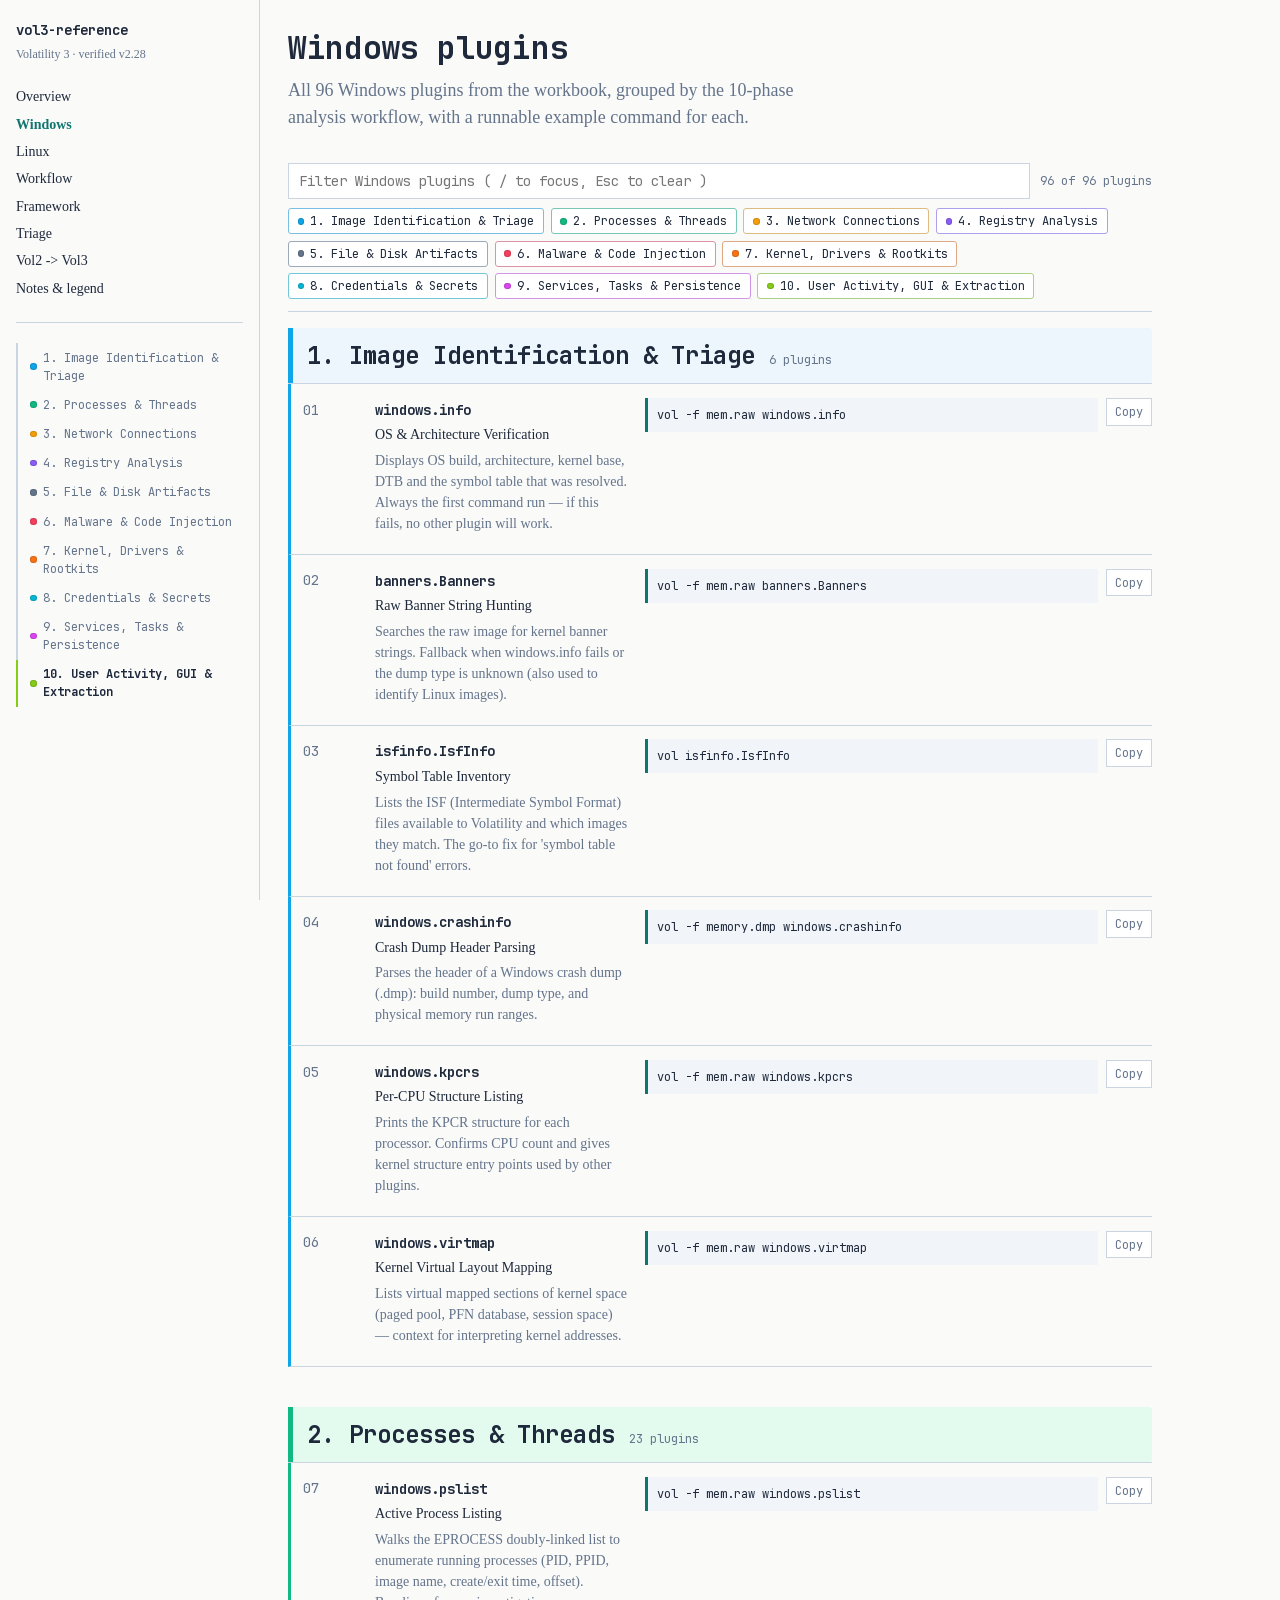
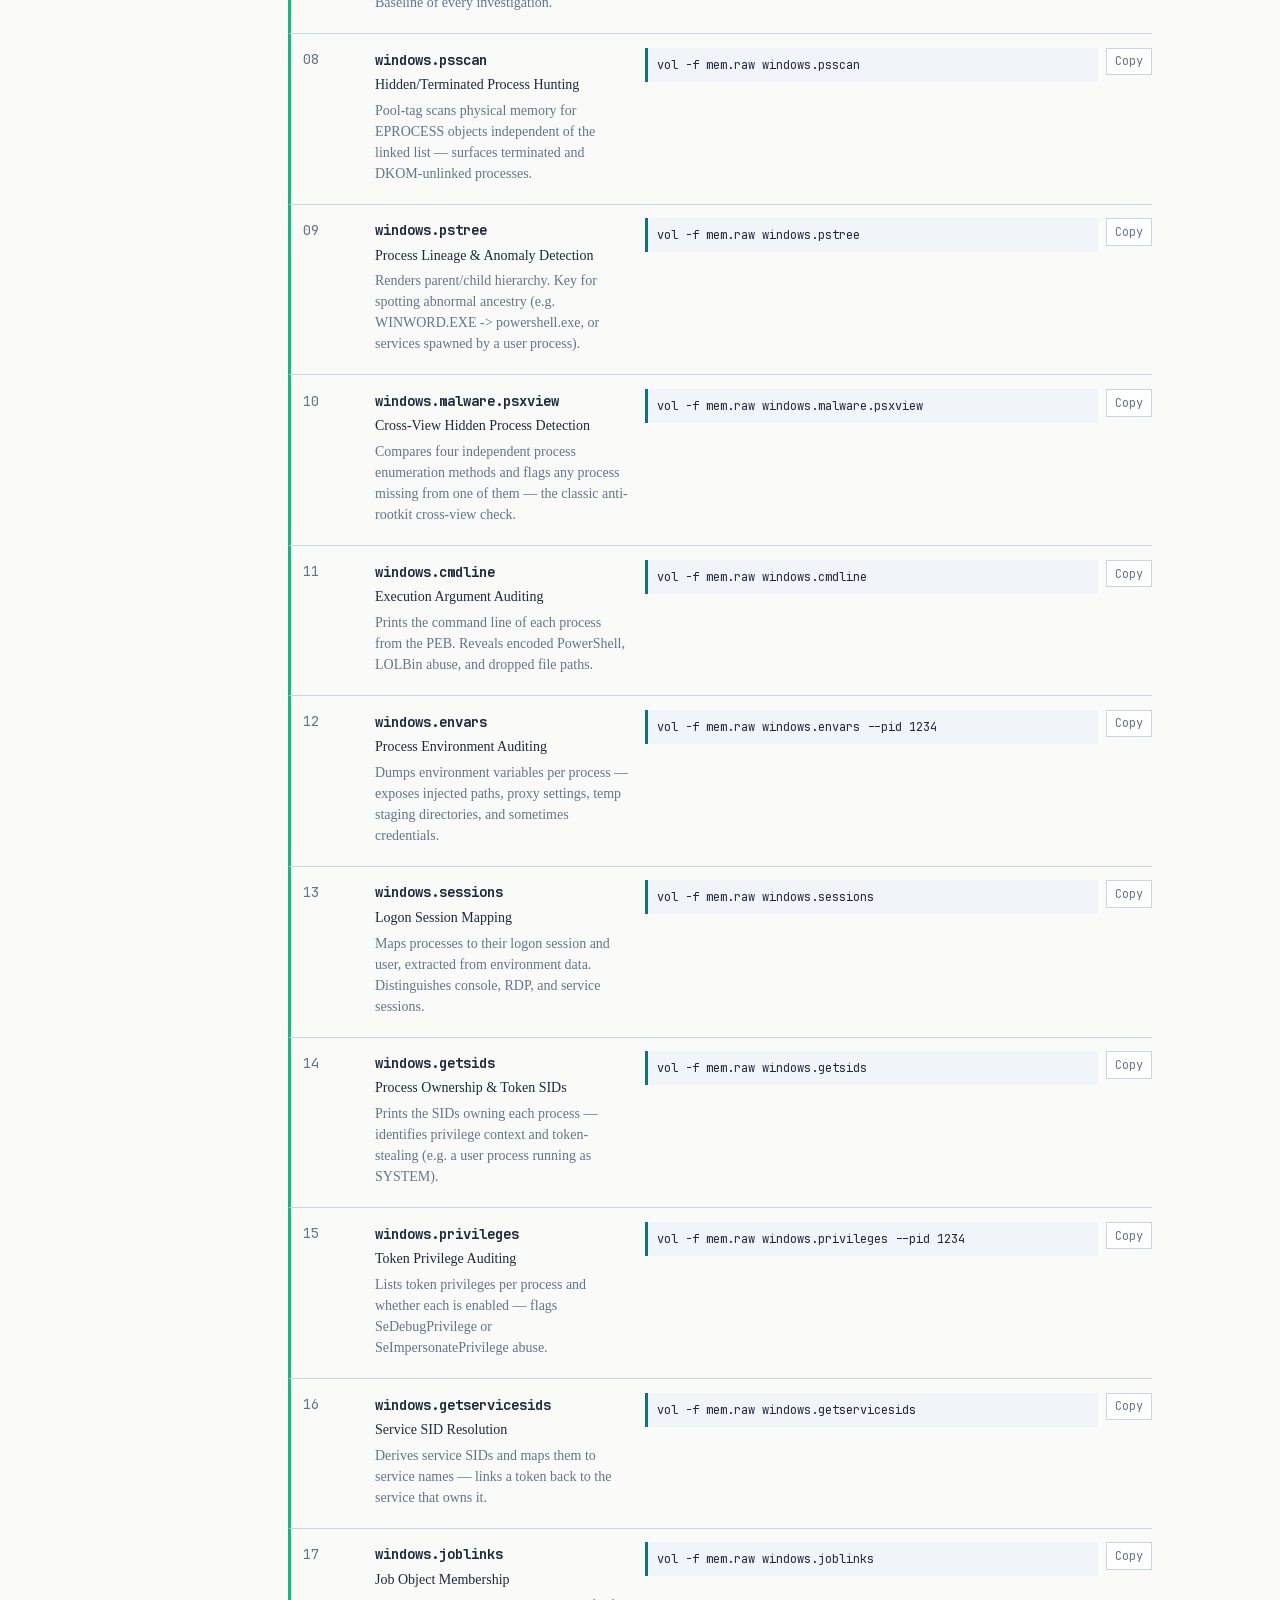
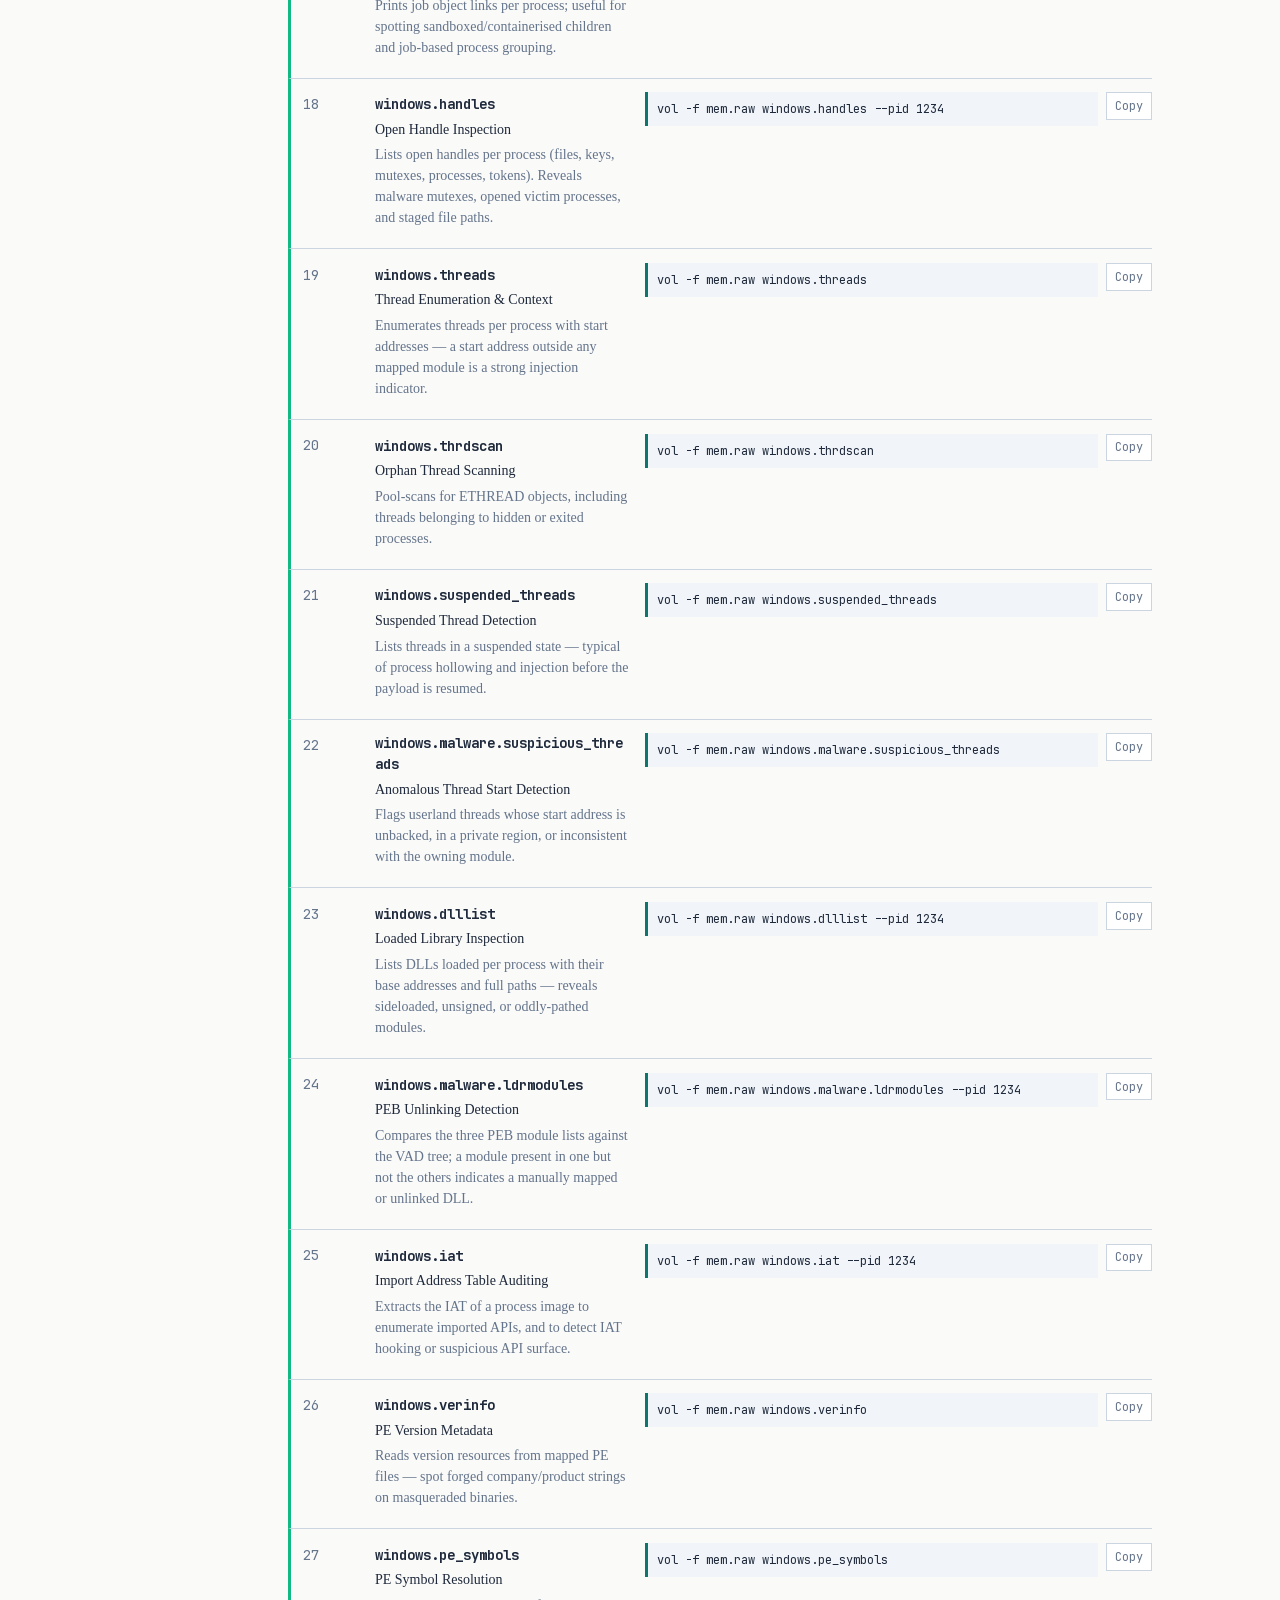
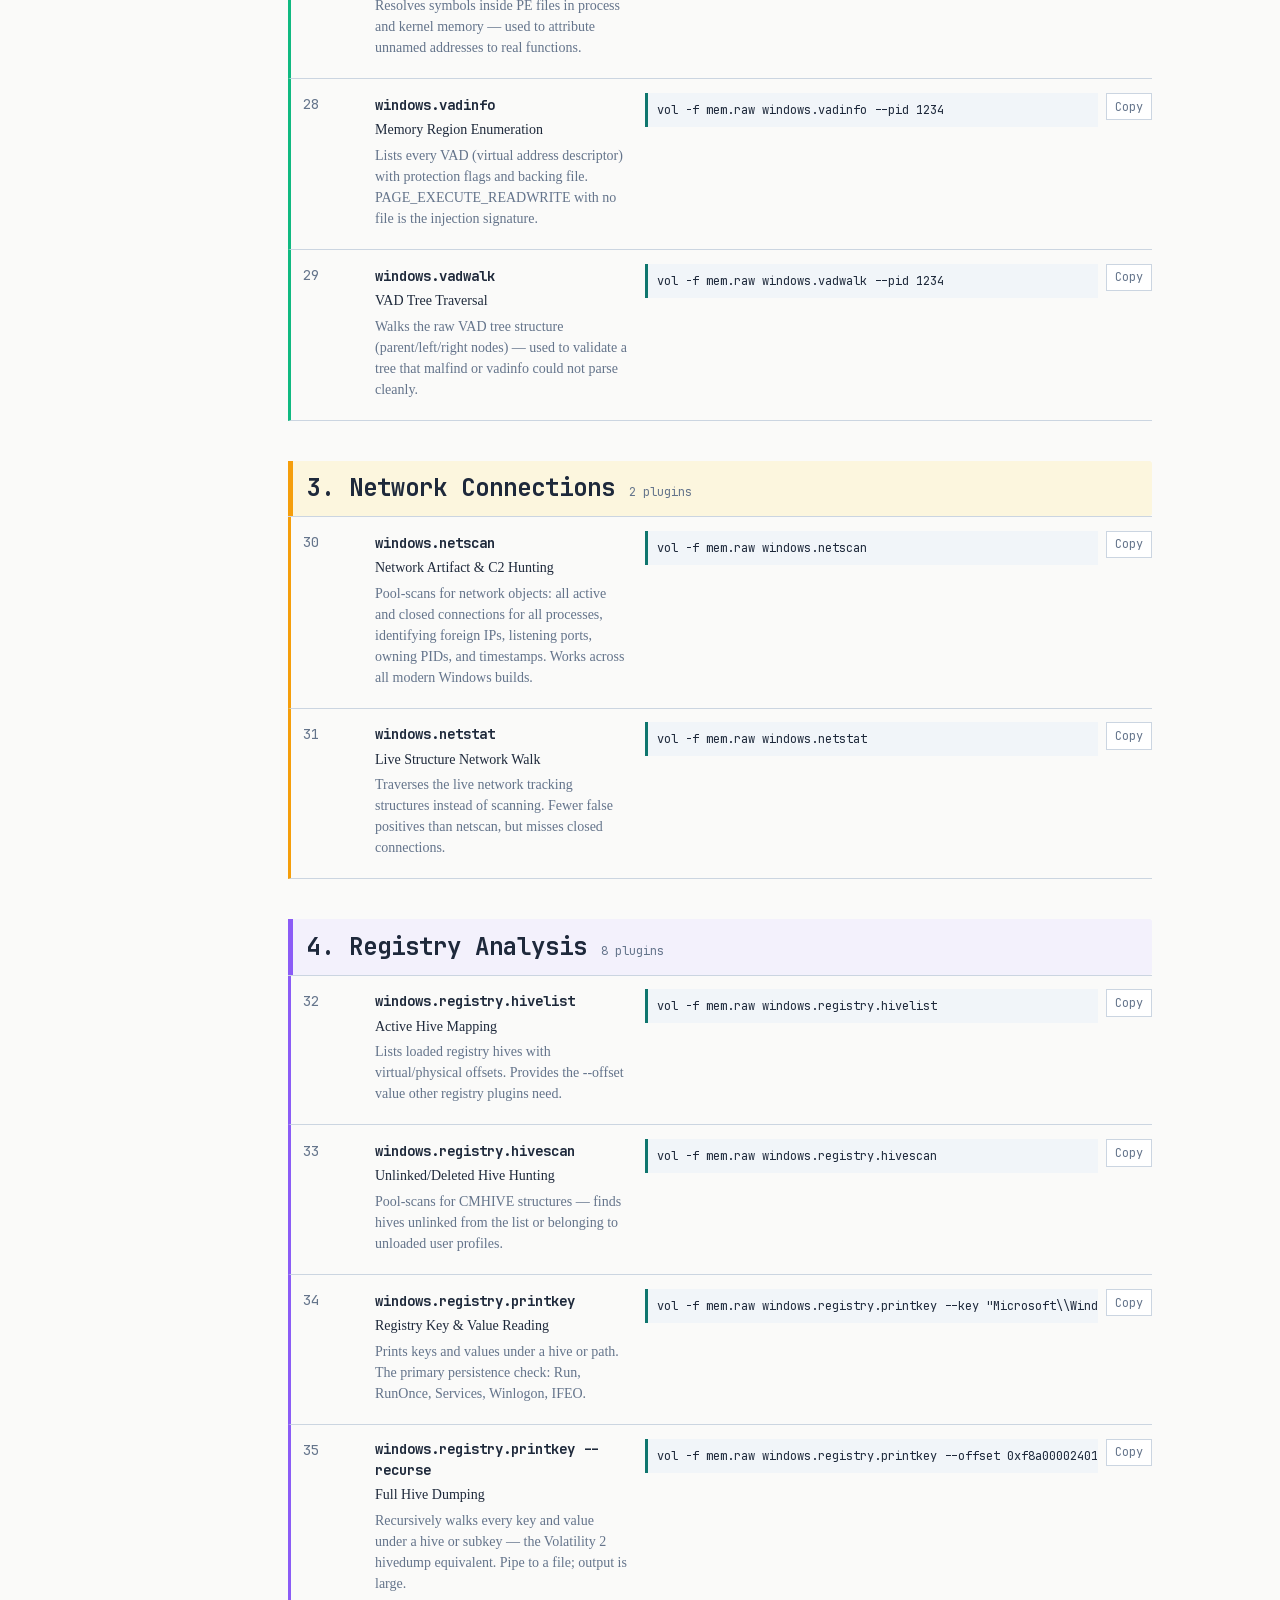
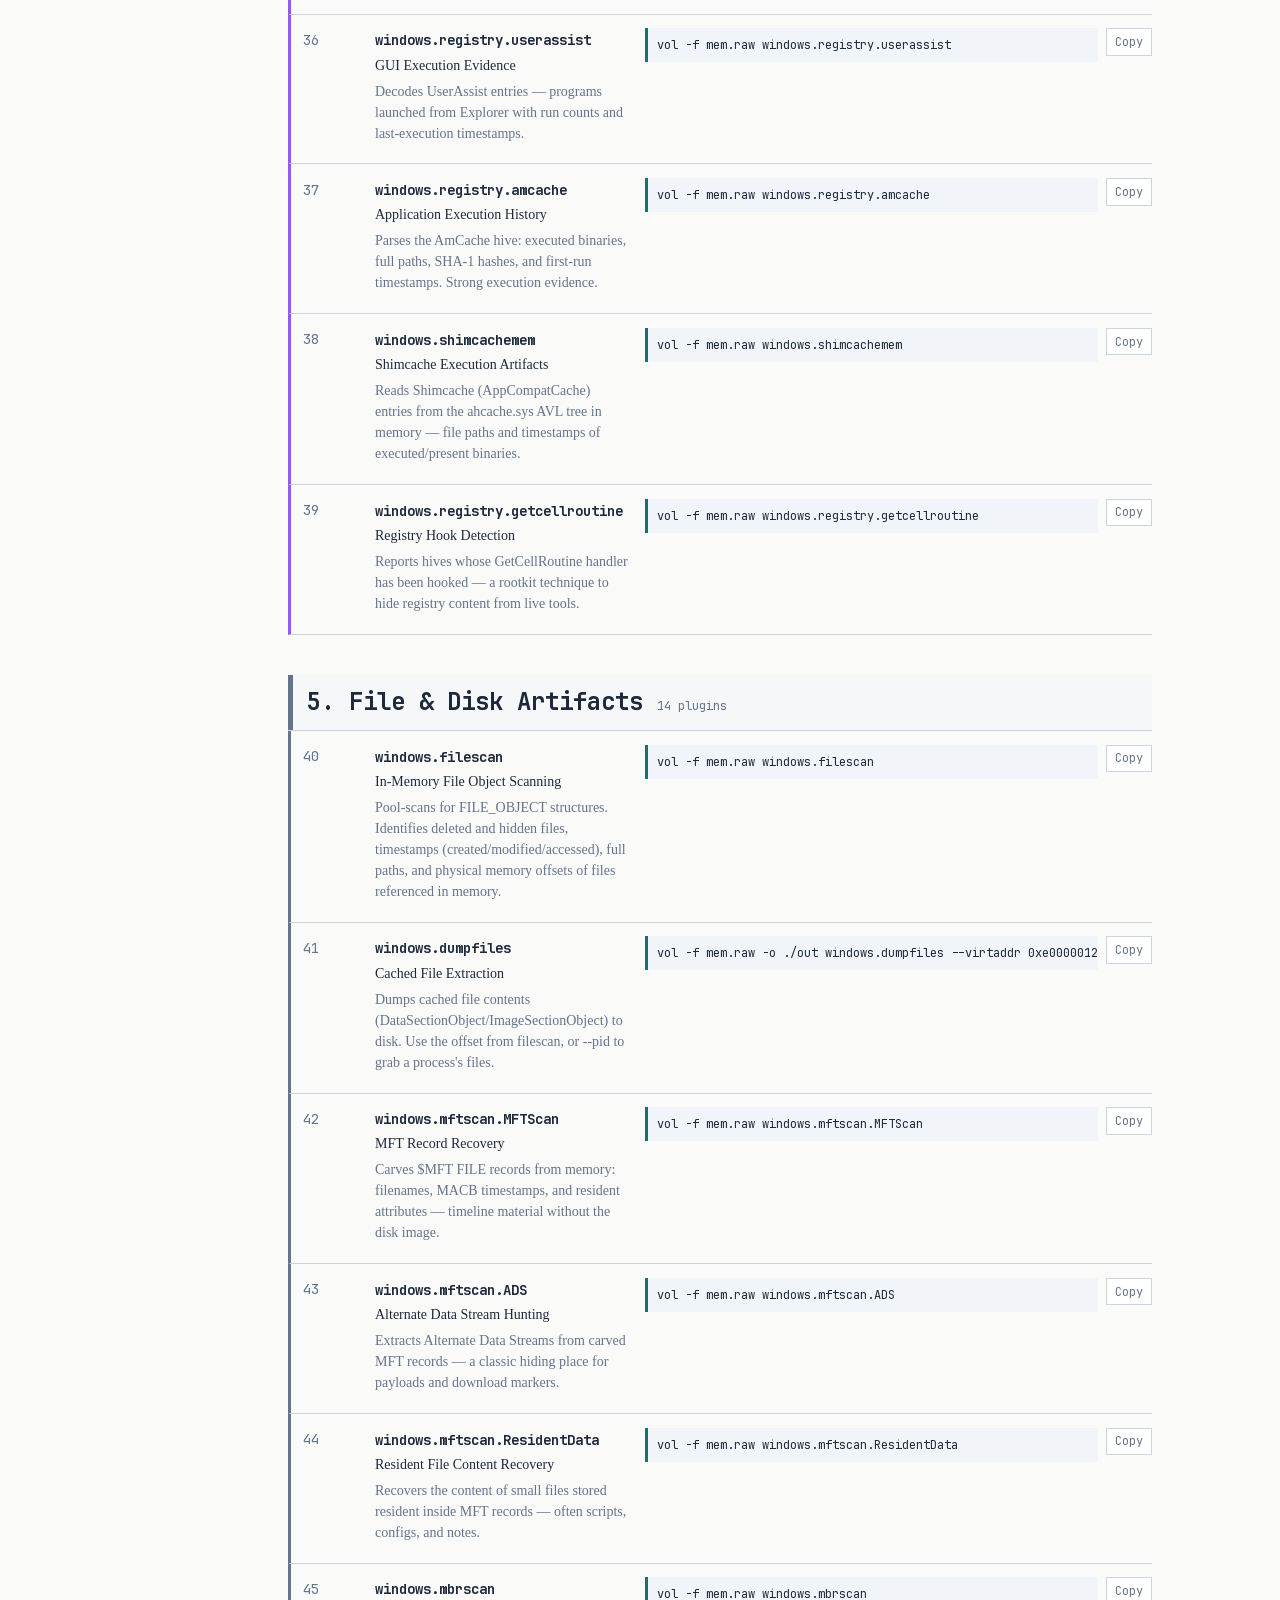
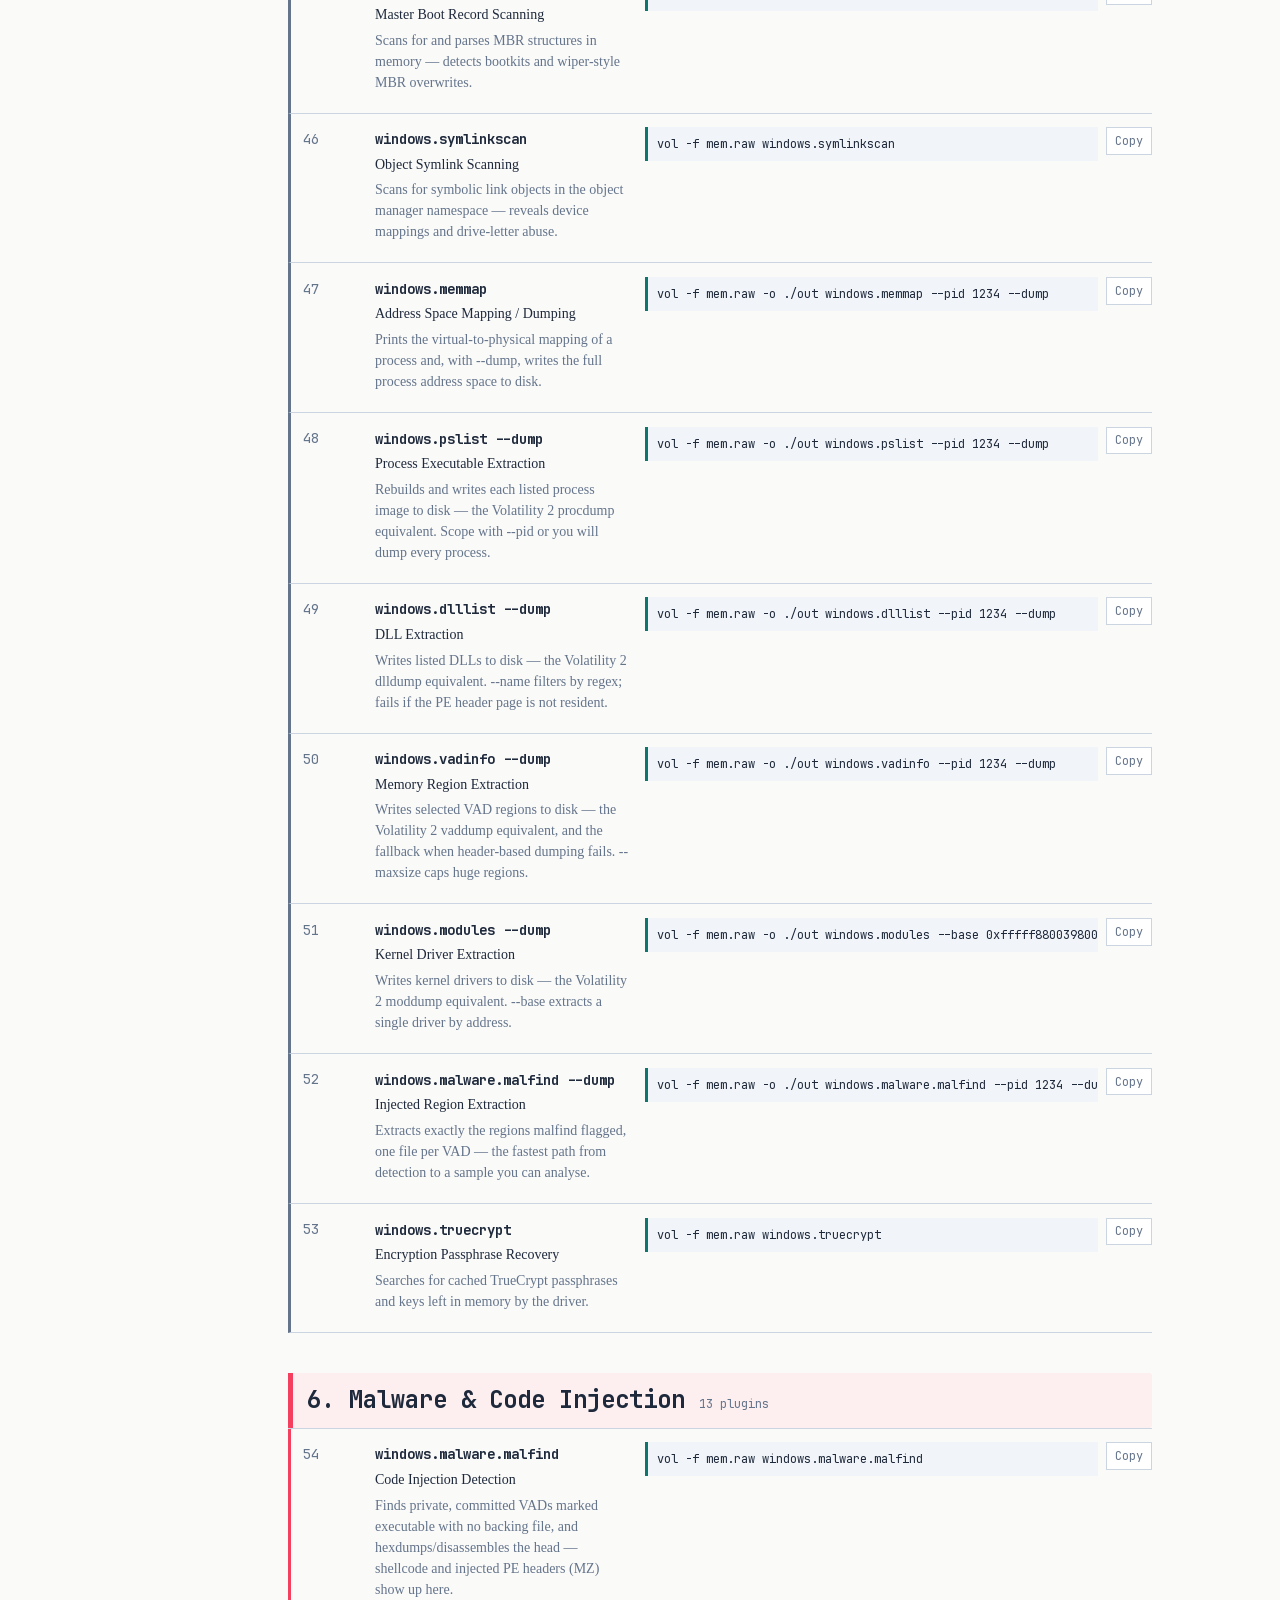
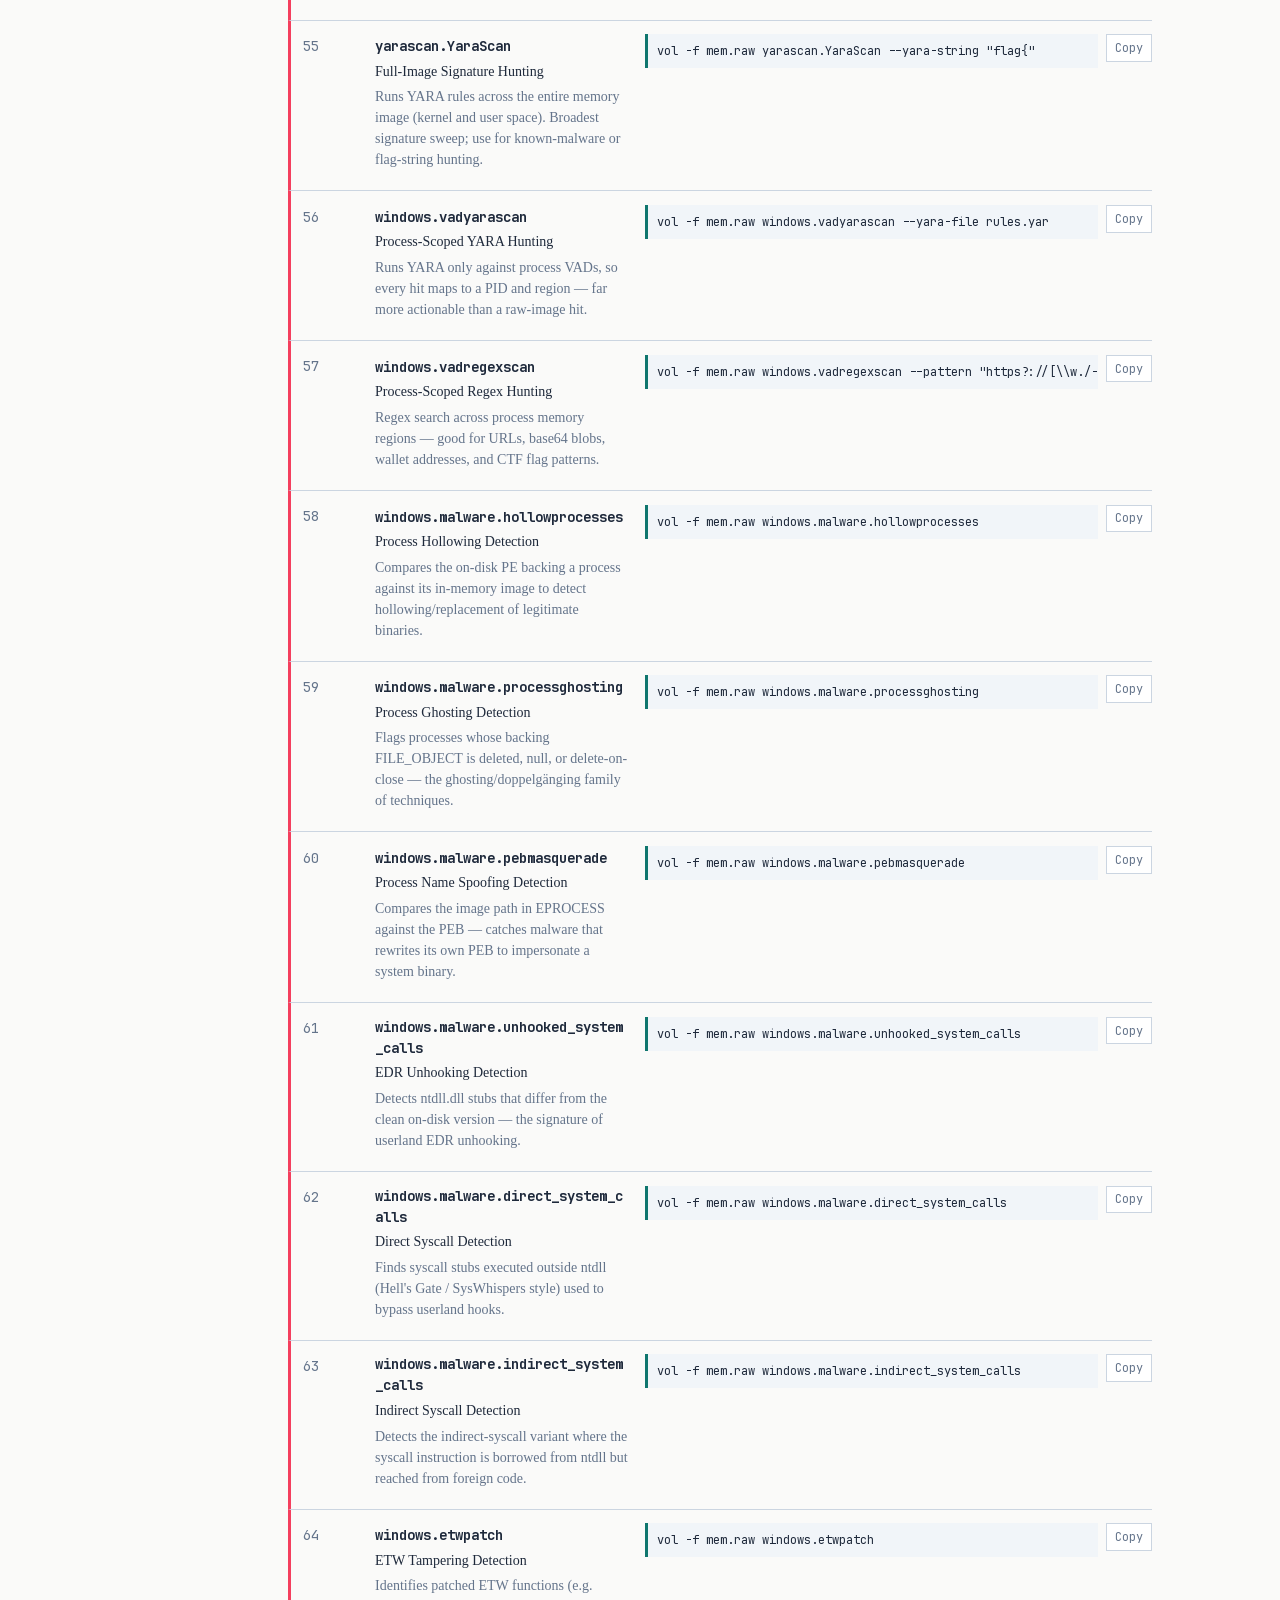
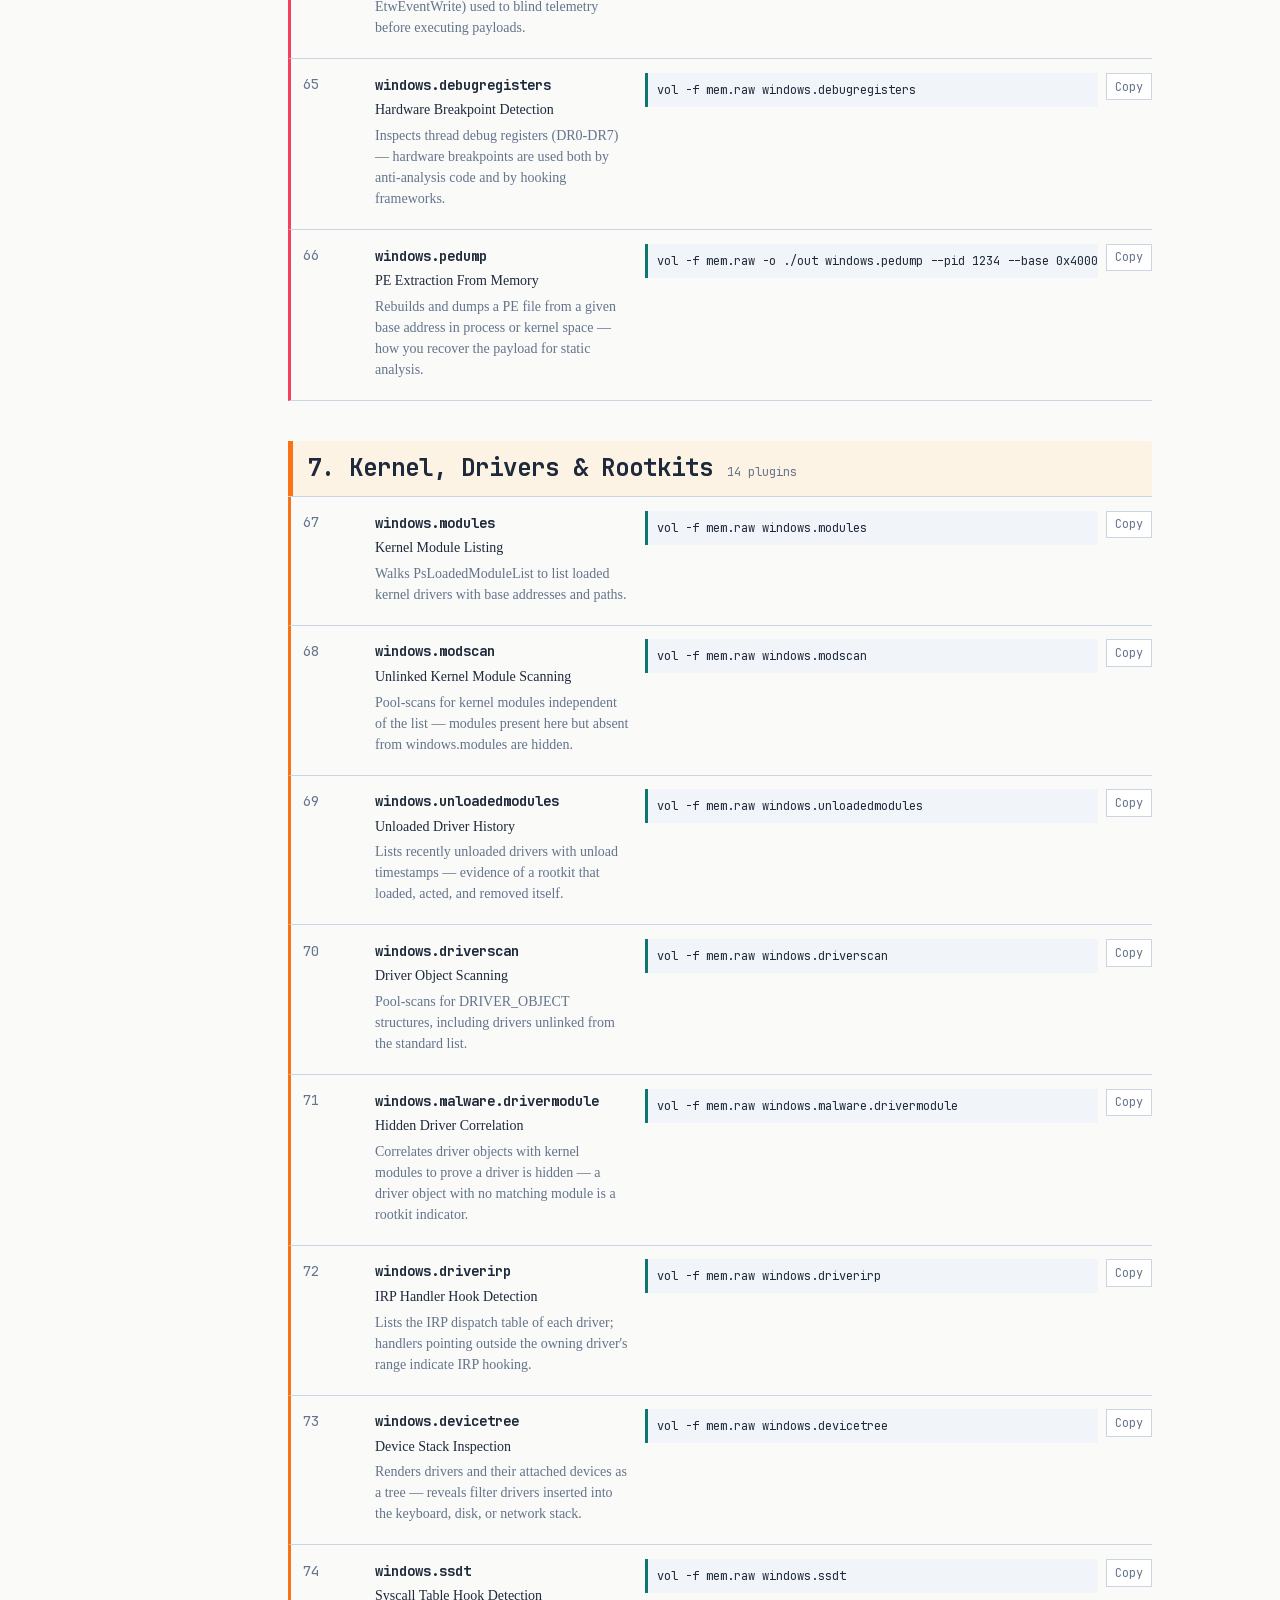
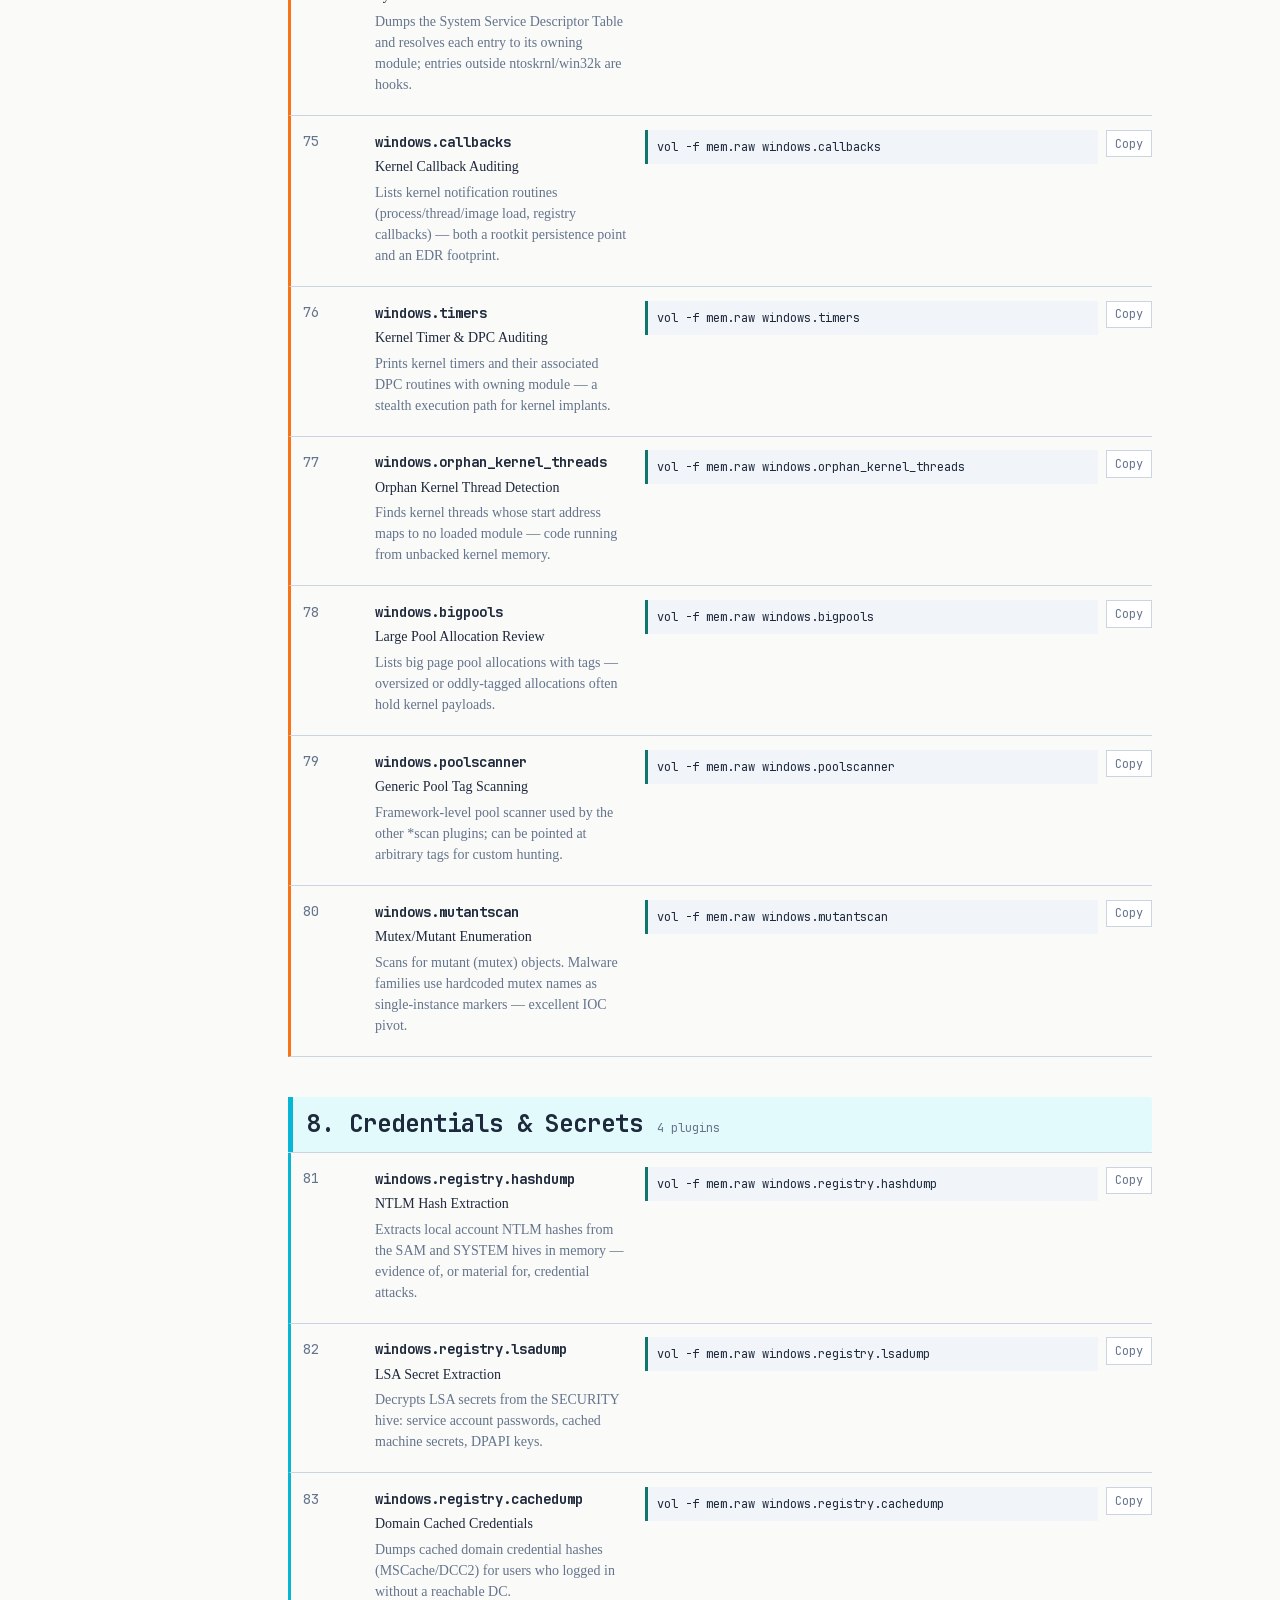
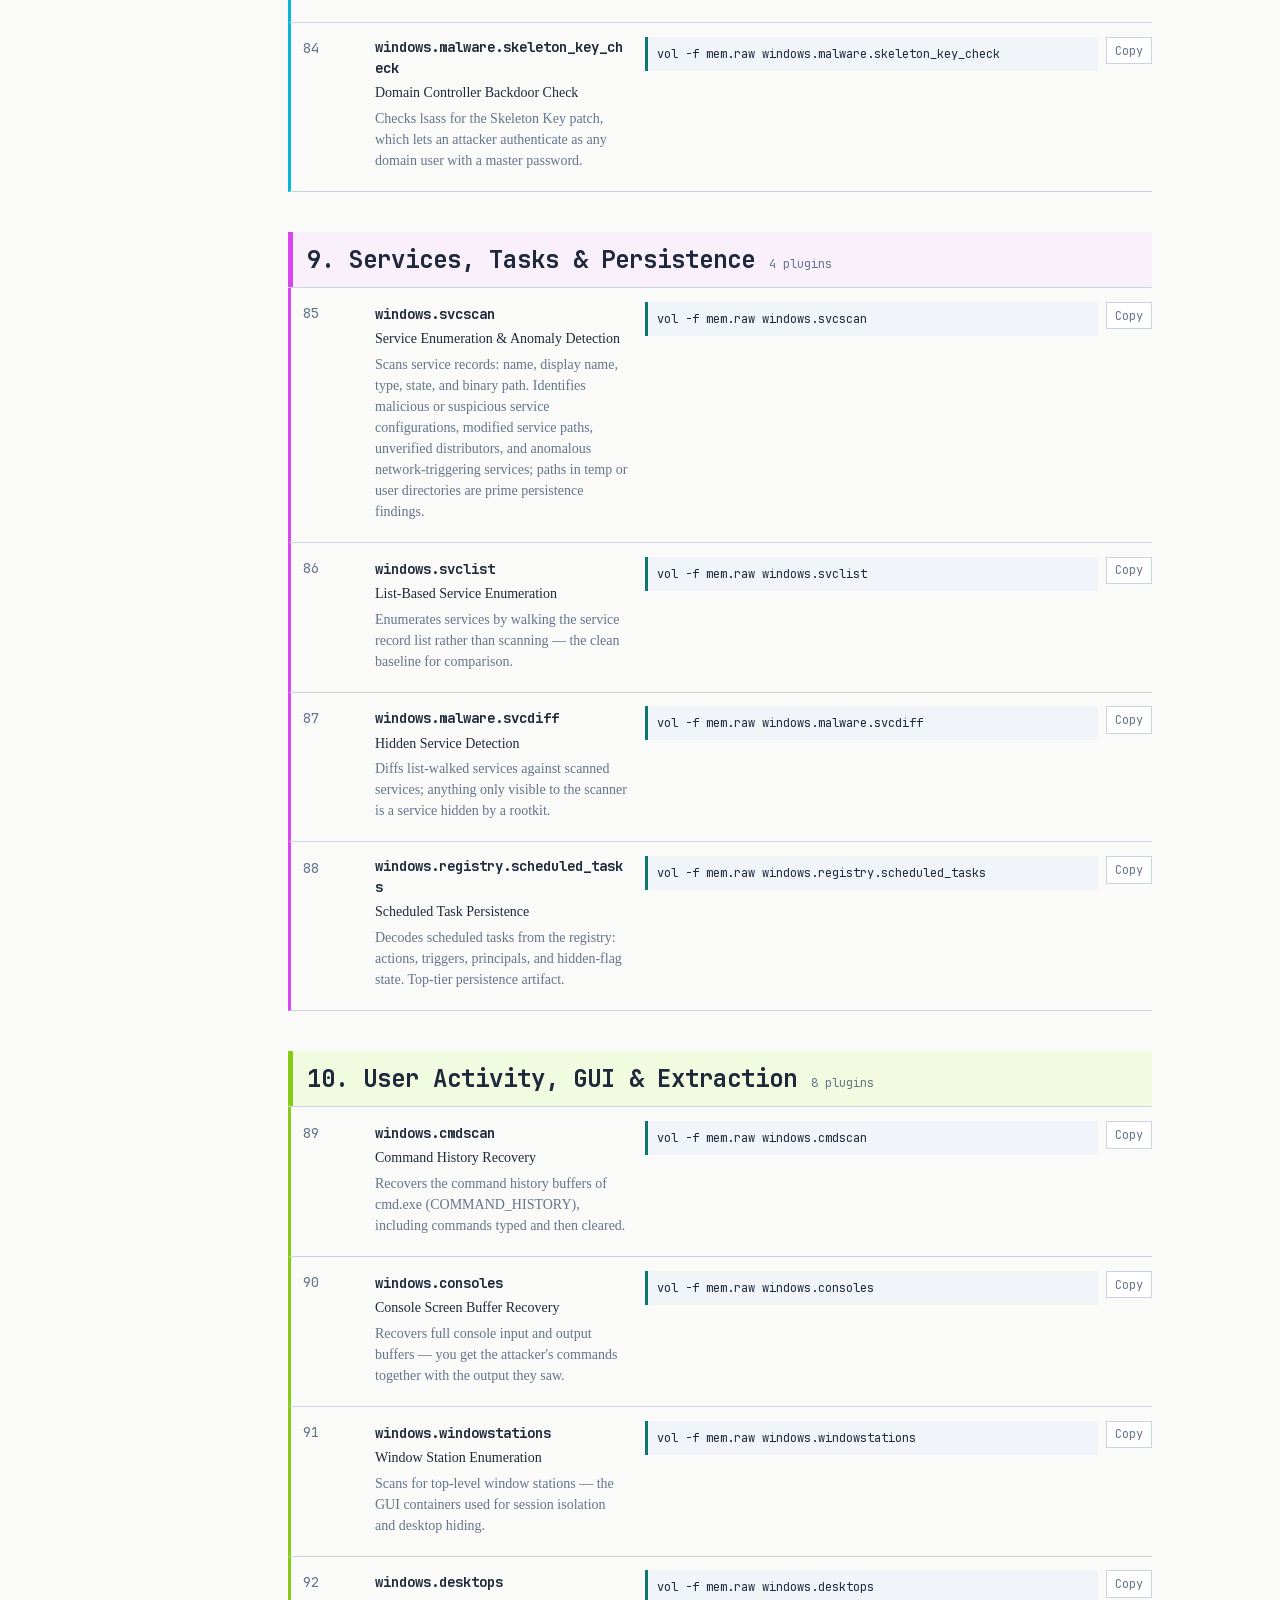
<file: docs/windows.html>
<!doctype html>
<html lang="en">
<head>
<meta charset="utf-8">
<meta name="viewport" content="width=device-width, initial-scale=1">
<title>Windows plugins · Volatility 3 reference</title>
<meta name="description" content="All 96 Windows plugins from the workbook, grouped by the 10-phase analysis workflow, with a runnable example command for each.">
<link rel="stylesheet" href="style.css">
</head>
<body>
<a class="skip-link" href="#main">Skip to content</a>

<header class="topbar">
  <a class="brand" href="index.html">vol3-reference</a>
  <select id="page-select" aria-label="Go to page">
        <option value="index.html">Overview</option>
        <option value="windows.html" selected>Windows</option>
        <option value="linux.html">Linux</option>
        <option value="workflow.html">Workflow</option>
        <option value="framework.html">Framework</option>
        <option value="triage.html">Triage</option>
        <option value="translation.html">Vol2 -&gt; Vol3</option>
        <option value="notes.html">Notes &amp; legend</option>
  </select>
</header>

<div class="shell">
  <aside class="spine">
    <a class="brand" href="index.html">vol3-reference</a>
    <span class="subbrand">Volatility 3 · verified v2.28</span>
    <nav class="pages" aria-label="Sections">
      <a href="index.html">Overview</a>
      <a href="windows.html" aria-current="page">Windows</a>
      <a href="linux.html">Linux</a>
      <a href="workflow.html">Workflow</a>
      <a href="framework.html">Framework</a>
      <a href="triage.html">Triage</a>
      <a href="translation.html">Vol2 -&gt; Vol3</a>
      <a href="notes.html">Notes &amp; legend</a>
    </nav>
    <ul class="phase-list">
        <li><a href="#1-image-identification-triage" style="--phase:#E0F2FE;--phase-strong:#0EA5E9"><span class="dot"></span>1. Image Identification &amp; Triage</a></li><li><a href="#2-processes-threads" style="--phase:#D1FAE5;--phase-strong:#10B981"><span class="dot"></span>2. Processes &amp; Threads</a></li><li><a href="#3-network-connections" style="--phase:#FEF3C7;--phase-strong:#F59E0B"><span class="dot"></span>3. Network Connections</a></li><li><a href="#4-registry-analysis" style="--phase:#EDE9FE;--phase-strong:#8B5CF6"><span class="dot"></span>4. Registry Analysis</a></li><li><a href="#5-file-disk-artifacts" style="--phase:#F1F5F9;--phase-strong:#64748B"><span class="dot"></span>5. File &amp; Disk Artifacts</a></li><li><a href="#6-malware-code-injection" style="--phase:#FFE4E6;--phase-strong:#F43F5E"><span class="dot"></span>6. Malware &amp; Code Injection</a></li><li><a href="#7-kernel-drivers-rootkits" style="--phase:#FFEDD5;--phase-strong:#F97316"><span class="dot"></span>7. Kernel, Drivers &amp; Rootkits</a></li><li><a href="#8-credentials-secrets" style="--phase:#CFFAFE;--phase-strong:#06B6D4"><span class="dot"></span>8. Credentials &amp; Secrets</a></li><li><a href="#9-services-tasks-persistence" style="--phase:#FAE8FF;--phase-strong:#D946EF"><span class="dot"></span>9. Services, Tasks &amp; Persistence</a></li><li><a href="#10-user-activity-gui-extraction" style="--phase:#ECFCCB;--phase-strong:#84CC16"><span class="dot"></span>10. User Activity, GUI &amp; Extraction</a></li>
      </ul>
  </aside>

  <main id="main">
    <h1>Windows plugins</h1>
    <p class="dek">All 96 Windows plugins from the workbook, grouped by the 10-phase analysis workflow, with a runnable example command for each.</p>
    <div class="filter-bar">
      <div class="filter-row">
        <input id="filter-input" type="text" placeholder="Filter Windows plugins ( / to focus, Esc to clear )" autocomplete="off">
        <span id="filter-count"></span>
      </div>
      <div class="phase-toggles" role="group" aria-label="Filter by phase">
      <button class="phase-toggle" type="button" aria-pressed="false" style="--phase:#E0F2FE;--phase-strong:#0EA5E9" data-phase="1-image-identification-triage"><span class="dot"></span>1. Image Identification &amp; Triage</button>
      <button class="phase-toggle" type="button" aria-pressed="false" style="--phase:#D1FAE5;--phase-strong:#10B981" data-phase="2-processes-threads"><span class="dot"></span>2. Processes &amp; Threads</button>
      <button class="phase-toggle" type="button" aria-pressed="false" style="--phase:#FEF3C7;--phase-strong:#F59E0B" data-phase="3-network-connections"><span class="dot"></span>3. Network Connections</button>
      <button class="phase-toggle" type="button" aria-pressed="false" style="--phase:#EDE9FE;--phase-strong:#8B5CF6" data-phase="4-registry-analysis"><span class="dot"></span>4. Registry Analysis</button>
      <button class="phase-toggle" type="button" aria-pressed="false" style="--phase:#F1F5F9;--phase-strong:#64748B" data-phase="5-file-disk-artifacts"><span class="dot"></span>5. File &amp; Disk Artifacts</button>
      <button class="phase-toggle" type="button" aria-pressed="false" style="--phase:#FFE4E6;--phase-strong:#F43F5E" data-phase="6-malware-code-injection"><span class="dot"></span>6. Malware &amp; Code Injection</button>
      <button class="phase-toggle" type="button" aria-pressed="false" style="--phase:#FFEDD5;--phase-strong:#F97316" data-phase="7-kernel-drivers-rootkits"><span class="dot"></span>7. Kernel, Drivers &amp; Rootkits</button>
      <button class="phase-toggle" type="button" aria-pressed="false" style="--phase:#CFFAFE;--phase-strong:#06B6D4" data-phase="8-credentials-secrets"><span class="dot"></span>8. Credentials &amp; Secrets</button>
      <button class="phase-toggle" type="button" aria-pressed="false" style="--phase:#FAE8FF;--phase-strong:#D946EF" data-phase="9-services-tasks-persistence"><span class="dot"></span>9. Services, Tasks &amp; Persistence</button>
      <button class="phase-toggle" type="button" aria-pressed="false" style="--phase:#ECFCCB;--phase-strong:#84CC16" data-phase="10-user-activity-gui-extraction"><span class="dot"></span>10. User Activity, GUI &amp; Extraction</button>
      </div>
    </div>
    <section class="phase-section" id="1-image-identification-triage" style="--phase:#E0F2FE;--phase-strong:#0EA5E9">
      <h2>1. Image Identification &amp; Triage <span class="phase-count">6 plugins</span></h2>
      <div class="rows">
      <div class="row" id="windows.info" data-phase-key="1-image-identification-triage">
        <div class="step">01</div>
        <div class="col-main">
          <a class="plugin" href="#windows.info">windows.info</a>
          <p class="purpose">OS &amp; Architecture Verification</p>
          <p class="desc">Displays OS build, architecture, kernel base, DTB and the symbol table that was resolved. Always the first command run — if this fails, no other plugin will work.</p>
        </div>
        <div class="cmd-wrap"><code class="command" id="cmd-cmd-vol-f-mem-raw-windows-info">vol -f mem.raw windows.info</code><button class="copy-btn" type="button" data-copy-target="cmd-cmd-vol-f-mem-raw-windows-info">Copy</button></div>
      </div>
      <div class="row" id="banners.Banners" data-phase-key="1-image-identification-triage">
        <div class="step">02</div>
        <div class="col-main">
          <a class="plugin" href="#banners.Banners">banners.Banners</a>
          <p class="purpose">Raw Banner String Hunting</p>
          <p class="desc">Searches the raw image for kernel banner strings. Fallback when windows.info fails or the dump type is unknown (also used to identify Linux images).</p>
        </div>
        <div class="cmd-wrap"><code class="command" id="cmd-cmd-vol-f-mem-raw-banners-banners">vol -f mem.raw banners.Banners</code><button class="copy-btn" type="button" data-copy-target="cmd-cmd-vol-f-mem-raw-banners-banners">Copy</button></div>
      </div>
      <div class="row" id="isfinfo.IsfInfo" data-phase-key="1-image-identification-triage">
        <div class="step">03</div>
        <div class="col-main">
          <a class="plugin" href="#isfinfo.IsfInfo">isfinfo.IsfInfo</a>
          <p class="purpose">Symbol Table Inventory</p>
          <p class="desc">Lists the ISF (Intermediate Symbol Format) files available to Volatility and which images they match. The go-to fix for &#x27;symbol table not found&#x27; errors.</p>
        </div>
        <div class="cmd-wrap"><code class="command" id="cmd-cmd-vol-isfinfo-isfinfo">vol isfinfo.IsfInfo</code><button class="copy-btn" type="button" data-copy-target="cmd-cmd-vol-isfinfo-isfinfo">Copy</button></div>
      </div>
      <div class="row" id="windows.crashinfo" data-phase-key="1-image-identification-triage">
        <div class="step">04</div>
        <div class="col-main">
          <a class="plugin" href="#windows.crashinfo">windows.crashinfo</a>
          <p class="purpose">Crash Dump Header Parsing</p>
          <p class="desc">Parses the header of a Windows crash dump (.dmp): build number, dump type, and physical memory run ranges.</p>
        </div>
        <div class="cmd-wrap"><code class="command" id="cmd-cmd-vol-f-memory-dmp-windows-crashinfo">vol -f memory.dmp windows.crashinfo</code><button class="copy-btn" type="button" data-copy-target="cmd-cmd-vol-f-memory-dmp-windows-crashinfo">Copy</button></div>
      </div>
      <div class="row" id="windows.kpcrs" data-phase-key="1-image-identification-triage">
        <div class="step">05</div>
        <div class="col-main">
          <a class="plugin" href="#windows.kpcrs">windows.kpcrs</a>
          <p class="purpose">Per-CPU Structure Listing</p>
          <p class="desc">Prints the KPCR structure for each processor. Confirms CPU count and gives kernel structure entry points used by other plugins.</p>
        </div>
        <div class="cmd-wrap"><code class="command" id="cmd-cmd-vol-f-mem-raw-windows-kpcrs">vol -f mem.raw windows.kpcrs</code><button class="copy-btn" type="button" data-copy-target="cmd-cmd-vol-f-mem-raw-windows-kpcrs">Copy</button></div>
      </div>
      <div class="row" id="windows.virtmap" data-phase-key="1-image-identification-triage">
        <div class="step">06</div>
        <div class="col-main">
          <a class="plugin" href="#windows.virtmap">windows.virtmap</a>
          <p class="purpose">Kernel Virtual Layout Mapping</p>
          <p class="desc">Lists virtual mapped sections of kernel space (paged pool, PFN database, session space) — context for interpreting kernel addresses.</p>
        </div>
        <div class="cmd-wrap"><code class="command" id="cmd-cmd-vol-f-mem-raw-windows-virtmap">vol -f mem.raw windows.virtmap</code><button class="copy-btn" type="button" data-copy-target="cmd-cmd-vol-f-mem-raw-windows-virtmap">Copy</button></div>
      </div>
      </div>
    </section><section class="phase-section" id="2-processes-threads" style="--phase:#D1FAE5;--phase-strong:#10B981">
      <h2>2. Processes &amp; Threads <span class="phase-count">23 plugins</span></h2>
      <div class="rows">
      <div class="row" id="windows.pslist" data-phase-key="2-processes-threads">
        <div class="step">07</div>
        <div class="col-main">
          <a class="plugin" href="#windows.pslist">windows.pslist</a>
          <p class="purpose">Active Process Listing</p>
          <p class="desc">Walks the EPROCESS doubly-linked list to enumerate running processes (PID, PPID, image name, create/exit time, offset). Baseline of every investigation.</p>
        </div>
        <div class="cmd-wrap"><code class="command" id="cmd-cmd-vol-f-mem-raw-windows-pslist">vol -f mem.raw windows.pslist</code><button class="copy-btn" type="button" data-copy-target="cmd-cmd-vol-f-mem-raw-windows-pslist">Copy</button></div>
      </div>
      <div class="row" id="windows.psscan" data-phase-key="2-processes-threads">
        <div class="step">08</div>
        <div class="col-main">
          <a class="plugin" href="#windows.psscan">windows.psscan</a>
          <p class="purpose">Hidden/Terminated Process Hunting</p>
          <p class="desc">Pool-tag scans physical memory for EPROCESS objects independent of the linked list — surfaces terminated and DKOM-unlinked processes.</p>
        </div>
        <div class="cmd-wrap"><code class="command" id="cmd-cmd-vol-f-mem-raw-windows-psscan">vol -f mem.raw windows.psscan</code><button class="copy-btn" type="button" data-copy-target="cmd-cmd-vol-f-mem-raw-windows-psscan">Copy</button></div>
      </div>
      <div class="row" id="windows.pstree" data-phase-key="2-processes-threads">
        <div class="step">09</div>
        <div class="col-main">
          <a class="plugin" href="#windows.pstree">windows.pstree</a>
          <p class="purpose">Process Lineage &amp; Anomaly Detection</p>
          <p class="desc">Renders parent/child hierarchy. Key for spotting abnormal ancestry (e.g. WINWORD.EXE -&gt; powershell.exe, or services spawned by a user process).</p>
        </div>
        <div class="cmd-wrap"><code class="command" id="cmd-cmd-vol-f-mem-raw-windows-pstree">vol -f mem.raw windows.pstree</code><button class="copy-btn" type="button" data-copy-target="cmd-cmd-vol-f-mem-raw-windows-pstree">Copy</button></div>
      </div>
      <div class="row" id="windows.malware.psxview" data-phase-key="2-processes-threads">
        <div class="step">10</div>
        <div class="col-main">
          <a class="plugin" href="#windows.malware.psxview">windows.malware.psxview</a>
          <p class="purpose">Cross-View Hidden Process Detection</p>
          <p class="desc">Compares four independent process enumeration methods and flags any process missing from one of them — the classic anti-rootkit cross-view check.</p>
        </div>
        <div class="cmd-wrap"><code class="command" id="cmd-cmd-vol-f-mem-raw-windows-malware-psxview">vol -f mem.raw windows.malware.psxview</code><button class="copy-btn" type="button" data-copy-target="cmd-cmd-vol-f-mem-raw-windows-malware-psxview">Copy</button></div>
      </div>
      <div class="row" id="windows.cmdline" data-phase-key="2-processes-threads">
        <div class="step">11</div>
        <div class="col-main">
          <a class="plugin" href="#windows.cmdline">windows.cmdline</a>
          <p class="purpose">Execution Argument Auditing</p>
          <p class="desc">Prints the command line of each process from the PEB. Reveals encoded PowerShell, LOLBin abuse, and dropped file paths.</p>
        </div>
        <div class="cmd-wrap"><code class="command" id="cmd-cmd-vol-f-mem-raw-windows-cmdline">vol -f mem.raw windows.cmdline</code><button class="copy-btn" type="button" data-copy-target="cmd-cmd-vol-f-mem-raw-windows-cmdline">Copy</button></div>
      </div>
      <div class="row" id="windows.envars" data-phase-key="2-processes-threads">
        <div class="step">12</div>
        <div class="col-main">
          <a class="plugin" href="#windows.envars">windows.envars</a>
          <p class="purpose">Process Environment Auditing</p>
          <p class="desc">Dumps environment variables per process — exposes injected paths, proxy settings, temp staging directories, and sometimes credentials.</p>
        </div>
        <div class="cmd-wrap"><code class="command" id="cmd-cmd-vol-f-mem-raw-windows-envars-pid-1234">vol -f mem.raw windows.envars --pid 1234</code><button class="copy-btn" type="button" data-copy-target="cmd-cmd-vol-f-mem-raw-windows-envars-pid-1234">Copy</button></div>
      </div>
      <div class="row" id="windows.sessions" data-phase-key="2-processes-threads">
        <div class="step">13</div>
        <div class="col-main">
          <a class="plugin" href="#windows.sessions">windows.sessions</a>
          <p class="purpose">Logon Session Mapping</p>
          <p class="desc">Maps processes to their logon session and user, extracted from environment data. Distinguishes console, RDP, and service sessions.</p>
        </div>
        <div class="cmd-wrap"><code class="command" id="cmd-cmd-vol-f-mem-raw-windows-sessions">vol -f mem.raw windows.sessions</code><button class="copy-btn" type="button" data-copy-target="cmd-cmd-vol-f-mem-raw-windows-sessions">Copy</button></div>
      </div>
      <div class="row" id="windows.getsids" data-phase-key="2-processes-threads">
        <div class="step">14</div>
        <div class="col-main">
          <a class="plugin" href="#windows.getsids">windows.getsids</a>
          <p class="purpose">Process Ownership &amp; Token SIDs</p>
          <p class="desc">Prints the SIDs owning each process — identifies privilege context and token-stealing (e.g. a user process running as SYSTEM).</p>
        </div>
        <div class="cmd-wrap"><code class="command" id="cmd-cmd-vol-f-mem-raw-windows-getsids">vol -f mem.raw windows.getsids</code><button class="copy-btn" type="button" data-copy-target="cmd-cmd-vol-f-mem-raw-windows-getsids">Copy</button></div>
      </div>
      <div class="row" id="windows.privileges" data-phase-key="2-processes-threads">
        <div class="step">15</div>
        <div class="col-main">
          <a class="plugin" href="#windows.privileges">windows.privileges</a>
          <p class="purpose">Token Privilege Auditing</p>
          <p class="desc">Lists token privileges per process and whether each is enabled — flags SeDebugPrivilege or SeImpersonatePrivilege abuse.</p>
        </div>
        <div class="cmd-wrap"><code class="command" id="cmd-cmd-vol-f-mem-raw-windows-privileges-pid-1234">vol -f mem.raw windows.privileges --pid 1234</code><button class="copy-btn" type="button" data-copy-target="cmd-cmd-vol-f-mem-raw-windows-privileges-pid-1234">Copy</button></div>
      </div>
      <div class="row" id="windows.getservicesids" data-phase-key="2-processes-threads">
        <div class="step">16</div>
        <div class="col-main">
          <a class="plugin" href="#windows.getservicesids">windows.getservicesids</a>
          <p class="purpose">Service SID Resolution</p>
          <p class="desc">Derives service SIDs and maps them to service names — links a token back to the service that owns it.</p>
        </div>
        <div class="cmd-wrap"><code class="command" id="cmd-cmd-vol-f-mem-raw-windows-getservicesids">vol -f mem.raw windows.getservicesids</code><button class="copy-btn" type="button" data-copy-target="cmd-cmd-vol-f-mem-raw-windows-getservicesids">Copy</button></div>
      </div>
      <div class="row" id="windows.joblinks" data-phase-key="2-processes-threads">
        <div class="step">17</div>
        <div class="col-main">
          <a class="plugin" href="#windows.joblinks">windows.joblinks</a>
          <p class="purpose">Job Object Membership</p>
          <p class="desc">Prints job object links per process; useful for spotting sandboxed/containerised children and job-based process grouping.</p>
        </div>
        <div class="cmd-wrap"><code class="command" id="cmd-cmd-vol-f-mem-raw-windows-joblinks">vol -f mem.raw windows.joblinks</code><button class="copy-btn" type="button" data-copy-target="cmd-cmd-vol-f-mem-raw-windows-joblinks">Copy</button></div>
      </div>
      <div class="row" id="windows.handles" data-phase-key="2-processes-threads">
        <div class="step">18</div>
        <div class="col-main">
          <a class="plugin" href="#windows.handles">windows.handles</a>
          <p class="purpose">Open Handle Inspection</p>
          <p class="desc">Lists open handles per process (files, keys, mutexes, processes, tokens). Reveals malware mutexes, opened victim processes, and staged file paths.</p>
        </div>
        <div class="cmd-wrap"><code class="command" id="cmd-cmd-vol-f-mem-raw-windows-handles-pid-1234">vol -f mem.raw windows.handles --pid 1234</code><button class="copy-btn" type="button" data-copy-target="cmd-cmd-vol-f-mem-raw-windows-handles-pid-1234">Copy</button></div>
      </div>
      <div class="row" id="windows.threads" data-phase-key="2-processes-threads">
        <div class="step">19</div>
        <div class="col-main">
          <a class="plugin" href="#windows.threads">windows.threads</a>
          <p class="purpose">Thread Enumeration &amp; Context</p>
          <p class="desc">Enumerates threads per process with start addresses — a start address outside any mapped module is a strong injection indicator.</p>
        </div>
        <div class="cmd-wrap"><code class="command" id="cmd-cmd-vol-f-mem-raw-windows-threads">vol -f mem.raw windows.threads</code><button class="copy-btn" type="button" data-copy-target="cmd-cmd-vol-f-mem-raw-windows-threads">Copy</button></div>
      </div>
      <div class="row" id="windows.thrdscan" data-phase-key="2-processes-threads">
        <div class="step">20</div>
        <div class="col-main">
          <a class="plugin" href="#windows.thrdscan">windows.thrdscan</a>
          <p class="purpose">Orphan Thread Scanning</p>
          <p class="desc">Pool-scans for ETHREAD objects, including threads belonging to hidden or exited processes.</p>
        </div>
        <div class="cmd-wrap"><code class="command" id="cmd-cmd-vol-f-mem-raw-windows-thrdscan">vol -f mem.raw windows.thrdscan</code><button class="copy-btn" type="button" data-copy-target="cmd-cmd-vol-f-mem-raw-windows-thrdscan">Copy</button></div>
      </div>
      <div class="row" id="windows.suspended_threads" data-phase-key="2-processes-threads">
        <div class="step">21</div>
        <div class="col-main">
          <a class="plugin" href="#windows.suspended_threads">windows.suspended_threads</a>
          <p class="purpose">Suspended Thread Detection</p>
          <p class="desc">Lists threads in a suspended state — typical of process hollowing and injection before the payload is resumed.</p>
        </div>
        <div class="cmd-wrap"><code class="command" id="cmd-cmd-vol-f-mem-raw-windows-suspended-threads">vol -f mem.raw windows.suspended_threads</code><button class="copy-btn" type="button" data-copy-target="cmd-cmd-vol-f-mem-raw-windows-suspended-threads">Copy</button></div>
      </div>
      <div class="row" id="windows.malware.suspicious_threads" data-phase-key="2-processes-threads">
        <div class="step">22</div>
        <div class="col-main">
          <a class="plugin" href="#windows.malware.suspicious_threads">windows.malware.suspicious_threads</a>
          <p class="purpose">Anomalous Thread Start Detection</p>
          <p class="desc">Flags userland threads whose start address is unbacked, in a private region, or inconsistent with the owning module.</p>
        </div>
        <div class="cmd-wrap"><code class="command" id="cmd-cmd-vol-f-mem-raw-windows-malware-suspicious-threads">vol -f mem.raw windows.malware.suspicious_threads</code><button class="copy-btn" type="button" data-copy-target="cmd-cmd-vol-f-mem-raw-windows-malware-suspicious-threads">Copy</button></div>
      </div>
      <div class="row" id="windows.dlllist" data-phase-key="2-processes-threads">
        <div class="step">23</div>
        <div class="col-main">
          <a class="plugin" href="#windows.dlllist">windows.dlllist</a>
          <p class="purpose">Loaded Library Inspection</p>
          <p class="desc">Lists DLLs loaded per process with their base addresses and full paths — reveals sideloaded, unsigned, or oddly-pathed modules.</p>
        </div>
        <div class="cmd-wrap"><code class="command" id="cmd-cmd-vol-f-mem-raw-windows-dlllist-pid-1234">vol -f mem.raw windows.dlllist --pid 1234</code><button class="copy-btn" type="button" data-copy-target="cmd-cmd-vol-f-mem-raw-windows-dlllist-pid-1234">Copy</button></div>
      </div>
      <div class="row" id="windows.malware.ldrmodules" data-phase-key="2-processes-threads">
        <div class="step">24</div>
        <div class="col-main">
          <a class="plugin" href="#windows.malware.ldrmodules">windows.malware.ldrmodules</a>
          <p class="purpose">PEB Unlinking Detection</p>
          <p class="desc">Compares the three PEB module lists against the VAD tree; a module present in one but not the others indicates a manually mapped or unlinked DLL.</p>
        </div>
        <div class="cmd-wrap"><code class="command" id="cmd-cmd-vol-f-mem-raw-windows-malware-ldrmodules-pid-1234">vol -f mem.raw windows.malware.ldrmodules --pid 1234</code><button class="copy-btn" type="button" data-copy-target="cmd-cmd-vol-f-mem-raw-windows-malware-ldrmodules-pid-1234">Copy</button></div>
      </div>
      <div class="row" id="windows.iat" data-phase-key="2-processes-threads">
        <div class="step">25</div>
        <div class="col-main">
          <a class="plugin" href="#windows.iat">windows.iat</a>
          <p class="purpose">Import Address Table Auditing</p>
          <p class="desc">Extracts the IAT of a process image to enumerate imported APIs, and to detect IAT hooking or suspicious API surface.</p>
        </div>
        <div class="cmd-wrap"><code class="command" id="cmd-cmd-vol-f-mem-raw-windows-iat-pid-1234">vol -f mem.raw windows.iat --pid 1234</code><button class="copy-btn" type="button" data-copy-target="cmd-cmd-vol-f-mem-raw-windows-iat-pid-1234">Copy</button></div>
      </div>
      <div class="row" id="windows.verinfo" data-phase-key="2-processes-threads">
        <div class="step">26</div>
        <div class="col-main">
          <a class="plugin" href="#windows.verinfo">windows.verinfo</a>
          <p class="purpose">PE Version Metadata</p>
          <p class="desc">Reads version resources from mapped PE files — spot forged company/product strings on masqueraded binaries.</p>
        </div>
        <div class="cmd-wrap"><code class="command" id="cmd-cmd-vol-f-mem-raw-windows-verinfo">vol -f mem.raw windows.verinfo</code><button class="copy-btn" type="button" data-copy-target="cmd-cmd-vol-f-mem-raw-windows-verinfo">Copy</button></div>
      </div>
      <div class="row" id="windows.pe_symbols" data-phase-key="2-processes-threads">
        <div class="step">27</div>
        <div class="col-main">
          <a class="plugin" href="#windows.pe_symbols">windows.pe_symbols</a>
          <p class="purpose">PE Symbol Resolution</p>
          <p class="desc">Resolves symbols inside PE files in process and kernel memory — used to attribute unnamed addresses to real functions.</p>
        </div>
        <div class="cmd-wrap"><code class="command" id="cmd-cmd-vol-f-mem-raw-windows-pe-symbols">vol -f mem.raw windows.pe_symbols</code><button class="copy-btn" type="button" data-copy-target="cmd-cmd-vol-f-mem-raw-windows-pe-symbols">Copy</button></div>
      </div>
      <div class="row" id="windows.vadinfo" data-phase-key="2-processes-threads">
        <div class="step">28</div>
        <div class="col-main">
          <a class="plugin" href="#windows.vadinfo">windows.vadinfo</a>
          <p class="purpose">Memory Region Enumeration</p>
          <p class="desc">Lists every VAD (virtual address descriptor) with protection flags and backing file. PAGE_EXECUTE_READWRITE with no file is the injection signature.</p>
        </div>
        <div class="cmd-wrap"><code class="command" id="cmd-cmd-vol-f-mem-raw-windows-vadinfo-pid-1234">vol -f mem.raw windows.vadinfo --pid 1234</code><button class="copy-btn" type="button" data-copy-target="cmd-cmd-vol-f-mem-raw-windows-vadinfo-pid-1234">Copy</button></div>
      </div>
      <div class="row" id="windows.vadwalk" data-phase-key="2-processes-threads">
        <div class="step">29</div>
        <div class="col-main">
          <a class="plugin" href="#windows.vadwalk">windows.vadwalk</a>
          <p class="purpose">VAD Tree Traversal</p>
          <p class="desc">Walks the raw VAD tree structure (parent/left/right nodes) — used to validate a tree that malfind or vadinfo could not parse cleanly.</p>
        </div>
        <div class="cmd-wrap"><code class="command" id="cmd-cmd-vol-f-mem-raw-windows-vadwalk-pid-1234">vol -f mem.raw windows.vadwalk --pid 1234</code><button class="copy-btn" type="button" data-copy-target="cmd-cmd-vol-f-mem-raw-windows-vadwalk-pid-1234">Copy</button></div>
      </div>
      </div>
    </section><section class="phase-section" id="3-network-connections" style="--phase:#FEF3C7;--phase-strong:#F59E0B">
      <h2>3. Network Connections <span class="phase-count">2 plugins</span></h2>
      <div class="rows">
      <div class="row" id="windows.netscan" data-phase-key="3-network-connections">
        <div class="step">30</div>
        <div class="col-main">
          <a class="plugin" href="#windows.netscan">windows.netscan</a>
          <p class="purpose">Network Artifact &amp; C2 Hunting</p>
          <p class="desc">Pool-scans for network objects: all active and closed connections for all processes, identifying foreign IPs, listening ports, owning PIDs, and timestamps. Works across all modern Windows builds.</p>
        </div>
        <div class="cmd-wrap"><code class="command" id="cmd-cmd-vol-f-mem-raw-windows-netscan">vol -f mem.raw windows.netscan</code><button class="copy-btn" type="button" data-copy-target="cmd-cmd-vol-f-mem-raw-windows-netscan">Copy</button></div>
      </div>
      <div class="row" id="windows.netstat" data-phase-key="3-network-connections">
        <div class="step">31</div>
        <div class="col-main">
          <a class="plugin" href="#windows.netstat">windows.netstat</a>
          <p class="purpose">Live Structure Network Walk</p>
          <p class="desc">Traverses the live network tracking structures instead of scanning. Fewer false positives than netscan, but misses closed connections.</p>
        </div>
        <div class="cmd-wrap"><code class="command" id="cmd-cmd-vol-f-mem-raw-windows-netstat">vol -f mem.raw windows.netstat</code><button class="copy-btn" type="button" data-copy-target="cmd-cmd-vol-f-mem-raw-windows-netstat">Copy</button></div>
      </div>
      </div>
    </section><section class="phase-section" id="4-registry-analysis" style="--phase:#EDE9FE;--phase-strong:#8B5CF6">
      <h2>4. Registry Analysis <span class="phase-count">8 plugins</span></h2>
      <div class="rows">
      <div class="row" id="windows.registry.hivelist" data-phase-key="4-registry-analysis">
        <div class="step">32</div>
        <div class="col-main">
          <a class="plugin" href="#windows.registry.hivelist">windows.registry.hivelist</a>
          <p class="purpose">Active Hive Mapping</p>
          <p class="desc">Lists loaded registry hives with virtual/physical offsets. Provides the --offset value other registry plugins need.</p>
        </div>
        <div class="cmd-wrap"><code class="command" id="cmd-cmd-vol-f-mem-raw-windows-registry-hivelist">vol -f mem.raw windows.registry.hivelist</code><button class="copy-btn" type="button" data-copy-target="cmd-cmd-vol-f-mem-raw-windows-registry-hivelist">Copy</button></div>
      </div>
      <div class="row" id="windows.registry.hivescan" data-phase-key="4-registry-analysis">
        <div class="step">33</div>
        <div class="col-main">
          <a class="plugin" href="#windows.registry.hivescan">windows.registry.hivescan</a>
          <p class="purpose">Unlinked/Deleted Hive Hunting</p>
          <p class="desc">Pool-scans for CMHIVE structures — finds hives unlinked from the list or belonging to unloaded user profiles.</p>
        </div>
        <div class="cmd-wrap"><code class="command" id="cmd-cmd-vol-f-mem-raw-windows-registry-hivescan">vol -f mem.raw windows.registry.hivescan</code><button class="copy-btn" type="button" data-copy-target="cmd-cmd-vol-f-mem-raw-windows-registry-hivescan">Copy</button></div>
      </div>
      <div class="row" id="windows.registry.printkey" data-phase-key="4-registry-analysis">
        <div class="step">34</div>
        <div class="col-main">
          <a class="plugin" href="#windows.registry.printkey">windows.registry.printkey</a>
          <p class="purpose">Registry Key &amp; Value Reading</p>
          <p class="desc">Prints keys and values under a hive or path. The primary persistence check: Run, RunOnce, Services, Winlogon, IFEO.</p>
        </div>
        <div class="cmd-wrap"><code class="command" id="cmd-cmd-vol-f-mem-raw-windows-registry-printkey-key-microsoft-windows-currentversion-run">vol -f mem.raw windows.registry.printkey --key &quot;Microsoft\\Windows\\CurrentVersion\\Run&quot;</code><button class="copy-btn" type="button" data-copy-target="cmd-cmd-vol-f-mem-raw-windows-registry-printkey-key-microsoft-windows-currentversion-run">Copy</button></div>
      </div>
      <div class="row" id="windows.registry.printkey --recurse" data-phase-key="4-registry-analysis">
        <div class="step">35</div>
        <div class="col-main">
          <a class="plugin" href="#windows.registry.printkey --recurse">windows.registry.printkey --recurse</a>
          <p class="purpose">Full Hive Dumping</p>
          <p class="desc">Recursively walks every key and value under a hive or subkey — the Volatility 2 hivedump equivalent. Pipe to a file; output is large.</p>
        </div>
        <div class="cmd-wrap"><code class="command" id="cmd-cmd-vol-f-mem-raw-windows-registry-printkey-offset-0xf8a000024010-recurse">vol -f mem.raw windows.registry.printkey --offset 0xf8a000024010 --recurse</code><button class="copy-btn" type="button" data-copy-target="cmd-cmd-vol-f-mem-raw-windows-registry-printkey-offset-0xf8a000024010-recurse">Copy</button></div>
      </div>
      <div class="row" id="windows.registry.userassist" data-phase-key="4-registry-analysis">
        <div class="step">36</div>
        <div class="col-main">
          <a class="plugin" href="#windows.registry.userassist">windows.registry.userassist</a>
          <p class="purpose">GUI Execution Evidence</p>
          <p class="desc">Decodes UserAssist entries — programs launched from Explorer with run counts and last-execution timestamps.</p>
        </div>
        <div class="cmd-wrap"><code class="command" id="cmd-cmd-vol-f-mem-raw-windows-registry-userassist">vol -f mem.raw windows.registry.userassist</code><button class="copy-btn" type="button" data-copy-target="cmd-cmd-vol-f-mem-raw-windows-registry-userassist">Copy</button></div>
      </div>
      <div class="row" id="windows.registry.amcache" data-phase-key="4-registry-analysis">
        <div class="step">37</div>
        <div class="col-main">
          <a class="plugin" href="#windows.registry.amcache">windows.registry.amcache</a>
          <p class="purpose">Application Execution History</p>
          <p class="desc">Parses the AmCache hive: executed binaries, full paths, SHA-1 hashes, and first-run timestamps. Strong execution evidence.</p>
        </div>
        <div class="cmd-wrap"><code class="command" id="cmd-cmd-vol-f-mem-raw-windows-registry-amcache">vol -f mem.raw windows.registry.amcache</code><button class="copy-btn" type="button" data-copy-target="cmd-cmd-vol-f-mem-raw-windows-registry-amcache">Copy</button></div>
      </div>
      <div class="row" id="windows.shimcachemem" data-phase-key="4-registry-analysis">
        <div class="step">38</div>
        <div class="col-main">
          <a class="plugin" href="#windows.shimcachemem">windows.shimcachemem</a>
          <p class="purpose">Shimcache Execution Artifacts</p>
          <p class="desc">Reads Shimcache (AppCompatCache) entries from the ahcache.sys AVL tree in memory — file paths and timestamps of executed/present binaries.</p>
        </div>
        <div class="cmd-wrap"><code class="command" id="cmd-cmd-vol-f-mem-raw-windows-shimcachemem">vol -f mem.raw windows.shimcachemem</code><button class="copy-btn" type="button" data-copy-target="cmd-cmd-vol-f-mem-raw-windows-shimcachemem">Copy</button></div>
      </div>
      <div class="row" id="windows.registry.getcellroutine" data-phase-key="4-registry-analysis">
        <div class="step">39</div>
        <div class="col-main">
          <a class="plugin" href="#windows.registry.getcellroutine">windows.registry.getcellroutine</a>
          <p class="purpose">Registry Hook Detection</p>
          <p class="desc">Reports hives whose GetCellRoutine handler has been hooked — a rootkit technique to hide registry content from live tools.</p>
        </div>
        <div class="cmd-wrap"><code class="command" id="cmd-cmd-vol-f-mem-raw-windows-registry-getcellroutine">vol -f mem.raw windows.registry.getcellroutine</code><button class="copy-btn" type="button" data-copy-target="cmd-cmd-vol-f-mem-raw-windows-registry-getcellroutine">Copy</button></div>
      </div>
      </div>
    </section><section class="phase-section" id="5-file-disk-artifacts" style="--phase:#F1F5F9;--phase-strong:#64748B">
      <h2>5. File &amp; Disk Artifacts <span class="phase-count">14 plugins</span></h2>
      <div class="rows">
      <div class="row" id="windows.filescan" data-phase-key="5-file-disk-artifacts">
        <div class="step">40</div>
        <div class="col-main">
          <a class="plugin" href="#windows.filescan">windows.filescan</a>
          <p class="purpose">In-Memory File Object Scanning</p>
          <p class="desc">Pool-scans for FILE_OBJECT structures. Identifies deleted and hidden files, timestamps (created/modified/accessed), full paths, and physical memory offsets of files referenced in memory.</p>
        </div>
        <div class="cmd-wrap"><code class="command" id="cmd-cmd-vol-f-mem-raw-windows-filescan">vol -f mem.raw windows.filescan</code><button class="copy-btn" type="button" data-copy-target="cmd-cmd-vol-f-mem-raw-windows-filescan">Copy</button></div>
      </div>
      <div class="row" id="windows.dumpfiles" data-phase-key="5-file-disk-artifacts">
        <div class="step">41</div>
        <div class="col-main">
          <a class="plugin" href="#windows.dumpfiles">windows.dumpfiles</a>
          <p class="purpose">Cached File Extraction</p>
          <p class="desc">Dumps cached file contents (DataSectionObject/ImageSectionObject) to disk. Use the offset from filescan, or --pid to grab a process&#x27;s files.</p>
        </div>
        <div class="cmd-wrap"><code class="command" id="cmd-cmd-vol-f-mem-raw-o-out-windows-dumpfiles-virtaddr-0xe00000123456">vol -f mem.raw -o ./out windows.dumpfiles --virtaddr 0xe00000123456</code><button class="copy-btn" type="button" data-copy-target="cmd-cmd-vol-f-mem-raw-o-out-windows-dumpfiles-virtaddr-0xe00000123456">Copy</button></div>
      </div>
      <div class="row" id="windows.mftscan.MFTScan" data-phase-key="5-file-disk-artifacts">
        <div class="step">42</div>
        <div class="col-main">
          <a class="plugin" href="#windows.mftscan.MFTScan">windows.mftscan.MFTScan</a>
          <p class="purpose">MFT Record Recovery</p>
          <p class="desc">Carves $MFT FILE records from memory: filenames, MACB timestamps, and resident attributes — timeline material without the disk image.</p>
        </div>
        <div class="cmd-wrap"><code class="command" id="cmd-cmd-vol-f-mem-raw-windows-mftscan-mftscan">vol -f mem.raw windows.mftscan.MFTScan</code><button class="copy-btn" type="button" data-copy-target="cmd-cmd-vol-f-mem-raw-windows-mftscan-mftscan">Copy</button></div>
      </div>
      <div class="row" id="windows.mftscan.ADS" data-phase-key="5-file-disk-artifacts">
        <div class="step">43</div>
        <div class="col-main">
          <a class="plugin" href="#windows.mftscan.ADS">windows.mftscan.ADS</a>
          <p class="purpose">Alternate Data Stream Hunting</p>
          <p class="desc">Extracts Alternate Data Streams from carved MFT records — a classic hiding place for payloads and download markers.</p>
        </div>
        <div class="cmd-wrap"><code class="command" id="cmd-cmd-vol-f-mem-raw-windows-mftscan-ads">vol -f mem.raw windows.mftscan.ADS</code><button class="copy-btn" type="button" data-copy-target="cmd-cmd-vol-f-mem-raw-windows-mftscan-ads">Copy</button></div>
      </div>
      <div class="row" id="windows.mftscan.ResidentData" data-phase-key="5-file-disk-artifacts">
        <div class="step">44</div>
        <div class="col-main">
          <a class="plugin" href="#windows.mftscan.ResidentData">windows.mftscan.ResidentData</a>
          <p class="purpose">Resident File Content Recovery</p>
          <p class="desc">Recovers the content of small files stored resident inside MFT records — often scripts, configs, and notes.</p>
        </div>
        <div class="cmd-wrap"><code class="command" id="cmd-cmd-vol-f-mem-raw-windows-mftscan-residentdata">vol -f mem.raw windows.mftscan.ResidentData</code><button class="copy-btn" type="button" data-copy-target="cmd-cmd-vol-f-mem-raw-windows-mftscan-residentdata">Copy</button></div>
      </div>
      <div class="row" id="windows.mbrscan" data-phase-key="5-file-disk-artifacts">
        <div class="step">45</div>
        <div class="col-main">
          <a class="plugin" href="#windows.mbrscan">windows.mbrscan</a>
          <p class="purpose">Master Boot Record Scanning</p>
          <p class="desc">Scans for and parses MBR structures in memory — detects bootkits and wiper-style MBR overwrites.</p>
        </div>
        <div class="cmd-wrap"><code class="command" id="cmd-cmd-vol-f-mem-raw-windows-mbrscan">vol -f mem.raw windows.mbrscan</code><button class="copy-btn" type="button" data-copy-target="cmd-cmd-vol-f-mem-raw-windows-mbrscan">Copy</button></div>
      </div>
      <div class="row" id="windows.symlinkscan" data-phase-key="5-file-disk-artifacts">
        <div class="step">46</div>
        <div class="col-main">
          <a class="plugin" href="#windows.symlinkscan">windows.symlinkscan</a>
          <p class="purpose">Object Symlink Scanning</p>
          <p class="desc">Scans for symbolic link objects in the object manager namespace — reveals device mappings and drive-letter abuse.</p>
        </div>
        <div class="cmd-wrap"><code class="command" id="cmd-cmd-vol-f-mem-raw-windows-symlinkscan">vol -f mem.raw windows.symlinkscan</code><button class="copy-btn" type="button" data-copy-target="cmd-cmd-vol-f-mem-raw-windows-symlinkscan">Copy</button></div>
      </div>
      <div class="row" id="windows.memmap" data-phase-key="5-file-disk-artifacts">
        <div class="step">47</div>
        <div class="col-main">
          <a class="plugin" href="#windows.memmap">windows.memmap</a>
          <p class="purpose">Address Space Mapping / Dumping</p>
          <p class="desc">Prints the virtual-to-physical mapping of a process and, with --dump, writes the full process address space to disk.</p>
        </div>
        <div class="cmd-wrap"><code class="command" id="cmd-cmd-vol-f-mem-raw-o-out-windows-memmap-pid-1234-dump">vol -f mem.raw -o ./out windows.memmap --pid 1234 --dump</code><button class="copy-btn" type="button" data-copy-target="cmd-cmd-vol-f-mem-raw-o-out-windows-memmap-pid-1234-dump">Copy</button></div>
      </div>
      <div class="row" id="windows.pslist --dump" data-phase-key="5-file-disk-artifacts">
        <div class="step">48</div>
        <div class="col-main">
          <a class="plugin" href="#windows.pslist --dump">windows.pslist --dump</a>
          <p class="purpose">Process Executable Extraction</p>
          <p class="desc">Rebuilds and writes each listed process image to disk — the Volatility 2 procdump equivalent. Scope with --pid or you will dump every process.</p>
        </div>
        <div class="cmd-wrap"><code class="command" id="cmd-cmd-vol-f-mem-raw-o-out-windows-pslist-pid-1234-dump">vol -f mem.raw -o ./out windows.pslist --pid 1234 --dump</code><button class="copy-btn" type="button" data-copy-target="cmd-cmd-vol-f-mem-raw-o-out-windows-pslist-pid-1234-dump">Copy</button></div>
      </div>
      <div class="row" id="windows.dlllist --dump" data-phase-key="5-file-disk-artifacts">
        <div class="step">49</div>
        <div class="col-main">
          <a class="plugin" href="#windows.dlllist --dump">windows.dlllist --dump</a>
          <p class="purpose">DLL Extraction</p>
          <p class="desc">Writes listed DLLs to disk — the Volatility 2 dlldump equivalent. --name filters by regex; fails if the PE header page is not resident.</p>
        </div>
        <div class="cmd-wrap"><code class="command" id="cmd-cmd-vol-f-mem-raw-o-out-windows-dlllist-pid-1234-dump">vol -f mem.raw -o ./out windows.dlllist --pid 1234 --dump</code><button class="copy-btn" type="button" data-copy-target="cmd-cmd-vol-f-mem-raw-o-out-windows-dlllist-pid-1234-dump">Copy</button></div>
      </div>
      <div class="row" id="windows.vadinfo --dump" data-phase-key="5-file-disk-artifacts">
        <div class="step">50</div>
        <div class="col-main">
          <a class="plugin" href="#windows.vadinfo --dump">windows.vadinfo --dump</a>
          <p class="purpose">Memory Region Extraction</p>
          <p class="desc">Writes selected VAD regions to disk — the Volatility 2 vaddump equivalent, and the fallback when header-based dumping fails. --maxsize caps huge regions.</p>
        </div>
        <div class="cmd-wrap"><code class="command" id="cmd-cmd-vol-f-mem-raw-o-out-windows-vadinfo-pid-1234-dump">vol -f mem.raw -o ./out windows.vadinfo --pid 1234 --dump</code><button class="copy-btn" type="button" data-copy-target="cmd-cmd-vol-f-mem-raw-o-out-windows-vadinfo-pid-1234-dump">Copy</button></div>
      </div>
      <div class="row" id="windows.modules --dump" data-phase-key="5-file-disk-artifacts">
        <div class="step">51</div>
        <div class="col-main">
          <a class="plugin" href="#windows.modules --dump">windows.modules --dump</a>
          <p class="purpose">Kernel Driver Extraction</p>
          <p class="desc">Writes kernel drivers to disk — the Volatility 2 moddump equivalent. --base extracts a single driver by address.</p>
        </div>
        <div class="cmd-wrap"><code class="command" id="cmd-cmd-vol-f-mem-raw-o-out-windows-modules-base-0xfffff88003980000-dump">vol -f mem.raw -o ./out windows.modules --base 0xfffff88003980000 --dump</code><button class="copy-btn" type="button" data-copy-target="cmd-cmd-vol-f-mem-raw-o-out-windows-modules-base-0xfffff88003980000-dump">Copy</button></div>
      </div>
      <div class="row" id="windows.malware.malfind --dump" data-phase-key="5-file-disk-artifacts">
        <div class="step">52</div>
        <div class="col-main">
          <a class="plugin" href="#windows.malware.malfind --dump">windows.malware.malfind --dump</a>
          <p class="purpose">Injected Region Extraction</p>
          <p class="desc">Extracts exactly the regions malfind flagged, one file per VAD — the fastest path from detection to a sample you can analyse.</p>
        </div>
        <div class="cmd-wrap"><code class="command" id="cmd-cmd-vol-f-mem-raw-o-out-windows-malware-malfind-pid-1234-dump">vol -f mem.raw -o ./out windows.malware.malfind --pid 1234 --dump</code><button class="copy-btn" type="button" data-copy-target="cmd-cmd-vol-f-mem-raw-o-out-windows-malware-malfind-pid-1234-dump">Copy</button></div>
      </div>
      <div class="row" id="windows.truecrypt" data-phase-key="5-file-disk-artifacts">
        <div class="step">53</div>
        <div class="col-main">
          <a class="plugin" href="#windows.truecrypt">windows.truecrypt</a>
          <p class="purpose">Encryption Passphrase Recovery</p>
          <p class="desc">Searches for cached TrueCrypt passphrases and keys left in memory by the driver.</p>
        </div>
        <div class="cmd-wrap"><code class="command" id="cmd-cmd-vol-f-mem-raw-windows-truecrypt">vol -f mem.raw windows.truecrypt</code><button class="copy-btn" type="button" data-copy-target="cmd-cmd-vol-f-mem-raw-windows-truecrypt">Copy</button></div>
      </div>
      </div>
    </section><section class="phase-section" id="6-malware-code-injection" style="--phase:#FFE4E6;--phase-strong:#F43F5E">
      <h2>6. Malware &amp; Code Injection <span class="phase-count">13 plugins</span></h2>
      <div class="rows">
      <div class="row" id="windows.malware.malfind" data-phase-key="6-malware-code-injection">
        <div class="step">54</div>
        <div class="col-main">
          <a class="plugin" href="#windows.malware.malfind">windows.malware.malfind</a>
          <p class="purpose">Code Injection Detection</p>
          <p class="desc">Finds private, committed VADs marked executable with no backing file, and hexdumps/disassembles the head — shellcode and injected PE headers (MZ) show up here.</p>
        </div>
        <div class="cmd-wrap"><code class="command" id="cmd-cmd-vol-f-mem-raw-windows-malware-malfind">vol -f mem.raw windows.malware.malfind</code><button class="copy-btn" type="button" data-copy-target="cmd-cmd-vol-f-mem-raw-windows-malware-malfind">Copy</button></div>
      </div>
      <div class="row" id="yarascan.YaraScan" data-phase-key="6-malware-code-injection">
        <div class="step">55</div>
        <div class="col-main">
          <a class="plugin" href="#yarascan.YaraScan">yarascan.YaraScan</a>
          <p class="purpose">Full-Image Signature Hunting</p>
          <p class="desc">Runs YARA rules across the entire memory image (kernel and user space). Broadest signature sweep; use for known-malware or flag-string hunting.</p>
        </div>
        <div class="cmd-wrap"><code class="command" id="cmd-cmd-vol-f-mem-raw-yarascan-yarascan-yara-string-flag">vol -f mem.raw yarascan.YaraScan --yara-string &quot;flag{&quot;</code><button class="copy-btn" type="button" data-copy-target="cmd-cmd-vol-f-mem-raw-yarascan-yarascan-yara-string-flag">Copy</button></div>
      </div>
      <div class="row" id="windows.vadyarascan" data-phase-key="6-malware-code-injection">
        <div class="step">56</div>
        <div class="col-main">
          <a class="plugin" href="#windows.vadyarascan">windows.vadyarascan</a>
          <p class="purpose">Process-Scoped YARA Hunting</p>
          <p class="desc">Runs YARA only against process VADs, so every hit maps to a PID and region — far more actionable than a raw-image hit.</p>
        </div>
        <div class="cmd-wrap"><code class="command" id="cmd-cmd-vol-f-mem-raw-windows-vadyarascan-yara-file-rules-yar">vol -f mem.raw windows.vadyarascan --yara-file rules.yar</code><button class="copy-btn" type="button" data-copy-target="cmd-cmd-vol-f-mem-raw-windows-vadyarascan-yara-file-rules-yar">Copy</button></div>
      </div>
      <div class="row" id="windows.vadregexscan" data-phase-key="6-malware-code-injection">
        <div class="step">57</div>
        <div class="col-main">
          <a class="plugin" href="#windows.vadregexscan">windows.vadregexscan</a>
          <p class="purpose">Process-Scoped Regex Hunting</p>
          <p class="desc">Regex search across process memory regions — good for URLs, base64 blobs, wallet addresses, and CTF flag patterns.</p>
        </div>
        <div class="cmd-wrap"><code class="command" id="cmd-cmd-vol-f-mem-raw-windows-vadregexscan-pattern-https-w">vol -f mem.raw windows.vadregexscan --pattern &quot;https?://[\\w./-]+&quot;</code><button class="copy-btn" type="button" data-copy-target="cmd-cmd-vol-f-mem-raw-windows-vadregexscan-pattern-https-w">Copy</button></div>
      </div>
      <div class="row" id="windows.malware.hollowprocesses" data-phase-key="6-malware-code-injection">
        <div class="step">58</div>
        <div class="col-main">
          <a class="plugin" href="#windows.malware.hollowprocesses">windows.malware.hollowprocesses</a>
          <p class="purpose">Process Hollowing Detection</p>
          <p class="desc">Compares the on-disk PE backing a process against its in-memory image to detect hollowing/replacement of legitimate binaries.</p>
        </div>
        <div class="cmd-wrap"><code class="command" id="cmd-cmd-vol-f-mem-raw-windows-malware-hollowprocesses">vol -f mem.raw windows.malware.hollowprocesses</code><button class="copy-btn" type="button" data-copy-target="cmd-cmd-vol-f-mem-raw-windows-malware-hollowprocesses">Copy</button></div>
      </div>
      <div class="row" id="windows.malware.processghosting" data-phase-key="6-malware-code-injection">
        <div class="step">59</div>
        <div class="col-main">
          <a class="plugin" href="#windows.malware.processghosting">windows.malware.processghosting</a>
          <p class="purpose">Process Ghosting Detection</p>
          <p class="desc">Flags processes whose backing FILE_OBJECT is deleted, null, or delete-on-close — the ghosting/doppelgänging family of techniques.</p>
        </div>
        <div class="cmd-wrap"><code class="command" id="cmd-cmd-vol-f-mem-raw-windows-malware-processghosting">vol -f mem.raw windows.malware.processghosting</code><button class="copy-btn" type="button" data-copy-target="cmd-cmd-vol-f-mem-raw-windows-malware-processghosting">Copy</button></div>
      </div>
      <div class="row" id="windows.malware.pebmasquerade" data-phase-key="6-malware-code-injection">
        <div class="step">60</div>
        <div class="col-main">
          <a class="plugin" href="#windows.malware.pebmasquerade">windows.malware.pebmasquerade</a>
          <p class="purpose">Process Name Spoofing Detection</p>
          <p class="desc">Compares the image path in EPROCESS against the PEB — catches malware that rewrites its own PEB to impersonate a system binary.</p>
        </div>
        <div class="cmd-wrap"><code class="command" id="cmd-cmd-vol-f-mem-raw-windows-malware-pebmasquerade">vol -f mem.raw windows.malware.pebmasquerade</code><button class="copy-btn" type="button" data-copy-target="cmd-cmd-vol-f-mem-raw-windows-malware-pebmasquerade">Copy</button></div>
      </div>
      <div class="row" id="windows.malware.unhooked_system_calls" data-phase-key="6-malware-code-injection">
        <div class="step">61</div>
        <div class="col-main">
          <a class="plugin" href="#windows.malware.unhooked_system_calls">windows.malware.unhooked_system_calls</a>
          <p class="purpose">EDR Unhooking Detection</p>
          <p class="desc">Detects ntdll.dll stubs that differ from the clean on-disk version — the signature of userland EDR unhooking.</p>
        </div>
        <div class="cmd-wrap"><code class="command" id="cmd-cmd-vol-f-mem-raw-windows-malware-unhooked-system-calls">vol -f mem.raw windows.malware.unhooked_system_calls</code><button class="copy-btn" type="button" data-copy-target="cmd-cmd-vol-f-mem-raw-windows-malware-unhooked-system-calls">Copy</button></div>
      </div>
      <div class="row" id="windows.malware.direct_system_calls" data-phase-key="6-malware-code-injection">
        <div class="step">62</div>
        <div class="col-main">
          <a class="plugin" href="#windows.malware.direct_system_calls">windows.malware.direct_system_calls</a>
          <p class="purpose">Direct Syscall Detection</p>
          <p class="desc">Finds syscall stubs executed outside ntdll (Hell&#x27;s Gate / SysWhispers style) used to bypass userland hooks.</p>
        </div>
        <div class="cmd-wrap"><code class="command" id="cmd-cmd-vol-f-mem-raw-windows-malware-direct-system-calls">vol -f mem.raw windows.malware.direct_system_calls</code><button class="copy-btn" type="button" data-copy-target="cmd-cmd-vol-f-mem-raw-windows-malware-direct-system-calls">Copy</button></div>
      </div>
      <div class="row" id="windows.malware.indirect_system_calls" data-phase-key="6-malware-code-injection">
        <div class="step">63</div>
        <div class="col-main">
          <a class="plugin" href="#windows.malware.indirect_system_calls">windows.malware.indirect_system_calls</a>
          <p class="purpose">Indirect Syscall Detection</p>
          <p class="desc">Detects the indirect-syscall variant where the syscall instruction is borrowed from ntdll but reached from foreign code.</p>
        </div>
        <div class="cmd-wrap"><code class="command" id="cmd-cmd-vol-f-mem-raw-windows-malware-indirect-system-calls">vol -f mem.raw windows.malware.indirect_system_calls</code><button class="copy-btn" type="button" data-copy-target="cmd-cmd-vol-f-mem-raw-windows-malware-indirect-system-calls">Copy</button></div>
      </div>
      <div class="row" id="windows.etwpatch" data-phase-key="6-malware-code-injection">
        <div class="step">64</div>
        <div class="col-main">
          <a class="plugin" href="#windows.etwpatch">windows.etwpatch</a>
          <p class="purpose">ETW Tampering Detection</p>
          <p class="desc">Identifies patched ETW functions (e.g. EtwEventWrite) used to blind telemetry before executing payloads.</p>
        </div>
        <div class="cmd-wrap"><code class="command" id="cmd-cmd-vol-f-mem-raw-windows-etwpatch">vol -f mem.raw windows.etwpatch</code><button class="copy-btn" type="button" data-copy-target="cmd-cmd-vol-f-mem-raw-windows-etwpatch">Copy</button></div>
      </div>
      <div class="row" id="windows.debugregisters" data-phase-key="6-malware-code-injection">
        <div class="step">65</div>
        <div class="col-main">
          <a class="plugin" href="#windows.debugregisters">windows.debugregisters</a>
          <p class="purpose">Hardware Breakpoint Detection</p>
          <p class="desc">Inspects thread debug registers (DR0-DR7) — hardware breakpoints are used both by anti-analysis code and by hooking frameworks.</p>
        </div>
        <div class="cmd-wrap"><code class="command" id="cmd-cmd-vol-f-mem-raw-windows-debugregisters">vol -f mem.raw windows.debugregisters</code><button class="copy-btn" type="button" data-copy-target="cmd-cmd-vol-f-mem-raw-windows-debugregisters">Copy</button></div>
      </div>
      <div class="row" id="windows.pedump" data-phase-key="6-malware-code-injection">
        <div class="step">66</div>
        <div class="col-main">
          <a class="plugin" href="#windows.pedump">windows.pedump</a>
          <p class="purpose">PE Extraction From Memory</p>
          <p class="desc">Rebuilds and dumps a PE file from a given base address in process or kernel space — how you recover the payload for static analysis.</p>
        </div>
        <div class="cmd-wrap"><code class="command" id="cmd-cmd-vol-f-mem-raw-o-out-windows-pedump-pid-1234-base-0x400000">vol -f mem.raw -o ./out windows.pedump --pid 1234 --base 0x400000</code><button class="copy-btn" type="button" data-copy-target="cmd-cmd-vol-f-mem-raw-o-out-windows-pedump-pid-1234-base-0x400000">Copy</button></div>
      </div>
      </div>
    </section><section class="phase-section" id="7-kernel-drivers-rootkits" style="--phase:#FFEDD5;--phase-strong:#F97316">
      <h2>7. Kernel, Drivers &amp; Rootkits <span class="phase-count">14 plugins</span></h2>
      <div class="rows">
      <div class="row" id="windows.modules" data-phase-key="7-kernel-drivers-rootkits">
        <div class="step">67</div>
        <div class="col-main">
          <a class="plugin" href="#windows.modules">windows.modules</a>
          <p class="purpose">Kernel Module Listing</p>
          <p class="desc">Walks PsLoadedModuleList to list loaded kernel drivers with base addresses and paths.</p>
        </div>
        <div class="cmd-wrap"><code class="command" id="cmd-cmd-vol-f-mem-raw-windows-modules">vol -f mem.raw windows.modules</code><button class="copy-btn" type="button" data-copy-target="cmd-cmd-vol-f-mem-raw-windows-modules">Copy</button></div>
      </div>
      <div class="row" id="windows.modscan" data-phase-key="7-kernel-drivers-rootkits">
        <div class="step">68</div>
        <div class="col-main">
          <a class="plugin" href="#windows.modscan">windows.modscan</a>
          <p class="purpose">Unlinked Kernel Module Scanning</p>
          <p class="desc">Pool-scans for kernel modules independent of the list — modules present here but absent from windows.modules are hidden.</p>
        </div>
        <div class="cmd-wrap"><code class="command" id="cmd-cmd-vol-f-mem-raw-windows-modscan">vol -f mem.raw windows.modscan</code><button class="copy-btn" type="button" data-copy-target="cmd-cmd-vol-f-mem-raw-windows-modscan">Copy</button></div>
      </div>
      <div class="row" id="windows.unloadedmodules" data-phase-key="7-kernel-drivers-rootkits">
        <div class="step">69</div>
        <div class="col-main">
          <a class="plugin" href="#windows.unloadedmodules">windows.unloadedmodules</a>
          <p class="purpose">Unloaded Driver History</p>
          <p class="desc">Lists recently unloaded drivers with unload timestamps — evidence of a rootkit that loaded, acted, and removed itself.</p>
        </div>
        <div class="cmd-wrap"><code class="command" id="cmd-cmd-vol-f-mem-raw-windows-unloadedmodules">vol -f mem.raw windows.unloadedmodules</code><button class="copy-btn" type="button" data-copy-target="cmd-cmd-vol-f-mem-raw-windows-unloadedmodules">Copy</button></div>
      </div>
      <div class="row" id="windows.driverscan" data-phase-key="7-kernel-drivers-rootkits">
        <div class="step">70</div>
        <div class="col-main">
          <a class="plugin" href="#windows.driverscan">windows.driverscan</a>
          <p class="purpose">Driver Object Scanning</p>
          <p class="desc">Pool-scans for DRIVER_OBJECT structures, including drivers unlinked from the standard list.</p>
        </div>
        <div class="cmd-wrap"><code class="command" id="cmd-cmd-vol-f-mem-raw-windows-driverscan">vol -f mem.raw windows.driverscan</code><button class="copy-btn" type="button" data-copy-target="cmd-cmd-vol-f-mem-raw-windows-driverscan">Copy</button></div>
      </div>
      <div class="row" id="windows.malware.drivermodule" data-phase-key="7-kernel-drivers-rootkits">
        <div class="step">71</div>
        <div class="col-main">
          <a class="plugin" href="#windows.malware.drivermodule">windows.malware.drivermodule</a>
          <p class="purpose">Hidden Driver Correlation</p>
          <p class="desc">Correlates driver objects with kernel modules to prove a driver is hidden — a driver object with no matching module is a rootkit indicator.</p>
        </div>
        <div class="cmd-wrap"><code class="command" id="cmd-cmd-vol-f-mem-raw-windows-malware-drivermodule">vol -f mem.raw windows.malware.drivermodule</code><button class="copy-btn" type="button" data-copy-target="cmd-cmd-vol-f-mem-raw-windows-malware-drivermodule">Copy</button></div>
      </div>
      <div class="row" id="windows.driverirp" data-phase-key="7-kernel-drivers-rootkits">
        <div class="step">72</div>
        <div class="col-main">
          <a class="plugin" href="#windows.driverirp">windows.driverirp</a>
          <p class="purpose">IRP Handler Hook Detection</p>
          <p class="desc">Lists the IRP dispatch table of each driver; handlers pointing outside the owning driver&#x27;s range indicate IRP hooking.</p>
        </div>
        <div class="cmd-wrap"><code class="command" id="cmd-cmd-vol-f-mem-raw-windows-driverirp">vol -f mem.raw windows.driverirp</code><button class="copy-btn" type="button" data-copy-target="cmd-cmd-vol-f-mem-raw-windows-driverirp">Copy</button></div>
      </div>
      <div class="row" id="windows.devicetree" data-phase-key="7-kernel-drivers-rootkits">
        <div class="step">73</div>
        <div class="col-main">
          <a class="plugin" href="#windows.devicetree">windows.devicetree</a>
          <p class="purpose">Device Stack Inspection</p>
          <p class="desc">Renders drivers and their attached devices as a tree — reveals filter drivers inserted into the keyboard, disk, or network stack.</p>
        </div>
        <div class="cmd-wrap"><code class="command" id="cmd-cmd-vol-f-mem-raw-windows-devicetree">vol -f mem.raw windows.devicetree</code><button class="copy-btn" type="button" data-copy-target="cmd-cmd-vol-f-mem-raw-windows-devicetree">Copy</button></div>
      </div>
      <div class="row" id="windows.ssdt" data-phase-key="7-kernel-drivers-rootkits">
        <div class="step">74</div>
        <div class="col-main">
          <a class="plugin" href="#windows.ssdt">windows.ssdt</a>
          <p class="purpose">Syscall Table Hook Detection</p>
          <p class="desc">Dumps the System Service Descriptor Table and resolves each entry to its owning module; entries outside ntoskrnl/win32k are hooks.</p>
        </div>
        <div class="cmd-wrap"><code class="command" id="cmd-cmd-vol-f-mem-raw-windows-ssdt">vol -f mem.raw windows.ssdt</code><button class="copy-btn" type="button" data-copy-target="cmd-cmd-vol-f-mem-raw-windows-ssdt">Copy</button></div>
      </div>
      <div class="row" id="windows.callbacks" data-phase-key="7-kernel-drivers-rootkits">
        <div class="step">75</div>
        <div class="col-main">
          <a class="plugin" href="#windows.callbacks">windows.callbacks</a>
          <p class="purpose">Kernel Callback Auditing</p>
          <p class="desc">Lists kernel notification routines (process/thread/image load, registry callbacks) — both a rootkit persistence point and an EDR footprint.</p>
        </div>
        <div class="cmd-wrap"><code class="command" id="cmd-cmd-vol-f-mem-raw-windows-callbacks">vol -f mem.raw windows.callbacks</code><button class="copy-btn" type="button" data-copy-target="cmd-cmd-vol-f-mem-raw-windows-callbacks">Copy</button></div>
      </div>
      <div class="row" id="windows.timers" data-phase-key="7-kernel-drivers-rootkits">
        <div class="step">76</div>
        <div class="col-main">
          <a class="plugin" href="#windows.timers">windows.timers</a>
          <p class="purpose">Kernel Timer &amp; DPC Auditing</p>
          <p class="desc">Prints kernel timers and their associated DPC routines with owning module — a stealth execution path for kernel implants.</p>
        </div>
        <div class="cmd-wrap"><code class="command" id="cmd-cmd-vol-f-mem-raw-windows-timers">vol -f mem.raw windows.timers</code><button class="copy-btn" type="button" data-copy-target="cmd-cmd-vol-f-mem-raw-windows-timers">Copy</button></div>
      </div>
      <div class="row" id="windows.orphan_kernel_threads" data-phase-key="7-kernel-drivers-rootkits">
        <div class="step">77</div>
        <div class="col-main">
          <a class="plugin" href="#windows.orphan_kernel_threads">windows.orphan_kernel_threads</a>
          <p class="purpose">Orphan Kernel Thread Detection</p>
          <p class="desc">Finds kernel threads whose start address maps to no loaded module — code running from unbacked kernel memory.</p>
        </div>
        <div class="cmd-wrap"><code class="command" id="cmd-cmd-vol-f-mem-raw-windows-orphan-kernel-threads">vol -f mem.raw windows.orphan_kernel_threads</code><button class="copy-btn" type="button" data-copy-target="cmd-cmd-vol-f-mem-raw-windows-orphan-kernel-threads">Copy</button></div>
      </div>
      <div class="row" id="windows.bigpools" data-phase-key="7-kernel-drivers-rootkits">
        <div class="step">78</div>
        <div class="col-main">
          <a class="plugin" href="#windows.bigpools">windows.bigpools</a>
          <p class="purpose">Large Pool Allocation Review</p>
          <p class="desc">Lists big page pool allocations with tags — oversized or oddly-tagged allocations often hold kernel payloads.</p>
        </div>
        <div class="cmd-wrap"><code class="command" id="cmd-cmd-vol-f-mem-raw-windows-bigpools">vol -f mem.raw windows.bigpools</code><button class="copy-btn" type="button" data-copy-target="cmd-cmd-vol-f-mem-raw-windows-bigpools">Copy</button></div>
      </div>
      <div class="row" id="windows.poolscanner" data-phase-key="7-kernel-drivers-rootkits">
        <div class="step">79</div>
        <div class="col-main">
          <a class="plugin" href="#windows.poolscanner">windows.poolscanner</a>
          <p class="purpose">Generic Pool Tag Scanning</p>
          <p class="desc">Framework-level pool scanner used by the other *scan plugins; can be pointed at arbitrary tags for custom hunting.</p>
        </div>
        <div class="cmd-wrap"><code class="command" id="cmd-cmd-vol-f-mem-raw-windows-poolscanner">vol -f mem.raw windows.poolscanner</code><button class="copy-btn" type="button" data-copy-target="cmd-cmd-vol-f-mem-raw-windows-poolscanner">Copy</button></div>
      </div>
      <div class="row" id="windows.mutantscan" data-phase-key="7-kernel-drivers-rootkits">
        <div class="step">80</div>
        <div class="col-main">
          <a class="plugin" href="#windows.mutantscan">windows.mutantscan</a>
          <p class="purpose">Mutex/Mutant Enumeration</p>
          <p class="desc">Scans for mutant (mutex) objects. Malware families use hardcoded mutex names as single-instance markers — excellent IOC pivot.</p>
        </div>
        <div class="cmd-wrap"><code class="command" id="cmd-cmd-vol-f-mem-raw-windows-mutantscan">vol -f mem.raw windows.mutantscan</code><button class="copy-btn" type="button" data-copy-target="cmd-cmd-vol-f-mem-raw-windows-mutantscan">Copy</button></div>
      </div>
      </div>
    </section><section class="phase-section" id="8-credentials-secrets" style="--phase:#CFFAFE;--phase-strong:#06B6D4">
      <h2>8. Credentials &amp; Secrets <span class="phase-count">4 plugins</span></h2>
      <div class="rows">
      <div class="row" id="windows.registry.hashdump" data-phase-key="8-credentials-secrets">
        <div class="step">81</div>
        <div class="col-main">
          <a class="plugin" href="#windows.registry.hashdump">windows.registry.hashdump</a>
          <p class="purpose">NTLM Hash Extraction</p>
          <p class="desc">Extracts local account NTLM hashes from the SAM and SYSTEM hives in memory — evidence of, or material for, credential attacks.</p>
        </div>
        <div class="cmd-wrap"><code class="command" id="cmd-cmd-vol-f-mem-raw-windows-registry-hashdump">vol -f mem.raw windows.registry.hashdump</code><button class="copy-btn" type="button" data-copy-target="cmd-cmd-vol-f-mem-raw-windows-registry-hashdump">Copy</button></div>
      </div>
      <div class="row" id="windows.registry.lsadump" data-phase-key="8-credentials-secrets">
        <div class="step">82</div>
        <div class="col-main">
          <a class="plugin" href="#windows.registry.lsadump">windows.registry.lsadump</a>
          <p class="purpose">LSA Secret Extraction</p>
          <p class="desc">Decrypts LSA secrets from the SECURITY hive: service account passwords, cached machine secrets, DPAPI keys.</p>
        </div>
        <div class="cmd-wrap"><code class="command" id="cmd-cmd-vol-f-mem-raw-windows-registry-lsadump">vol -f mem.raw windows.registry.lsadump</code><button class="copy-btn" type="button" data-copy-target="cmd-cmd-vol-f-mem-raw-windows-registry-lsadump">Copy</button></div>
      </div>
      <div class="row" id="windows.registry.cachedump" data-phase-key="8-credentials-secrets">
        <div class="step">83</div>
        <div class="col-main">
          <a class="plugin" href="#windows.registry.cachedump">windows.registry.cachedump</a>
          <p class="purpose">Domain Cached Credentials</p>
          <p class="desc">Dumps cached domain credential hashes (MSCache/DCC2) for users who logged in without a reachable DC.</p>
        </div>
        <div class="cmd-wrap"><code class="command" id="cmd-cmd-vol-f-mem-raw-windows-registry-cachedump">vol -f mem.raw windows.registry.cachedump</code><button class="copy-btn" type="button" data-copy-target="cmd-cmd-vol-f-mem-raw-windows-registry-cachedump">Copy</button></div>
      </div>
      <div class="row" id="windows.malware.skeleton_key_check" data-phase-key="8-credentials-secrets">
        <div class="step">84</div>
        <div class="col-main">
          <a class="plugin" href="#windows.malware.skeleton_key_check">windows.malware.skeleton_key_check</a>
          <p class="purpose">Domain Controller Backdoor Check</p>
          <p class="desc">Checks lsass for the Skeleton Key patch, which lets an attacker authenticate as any domain user with a master password.</p>
        </div>
        <div class="cmd-wrap"><code class="command" id="cmd-cmd-vol-f-mem-raw-windows-malware-skeleton-key-check">vol -f mem.raw windows.malware.skeleton_key_check</code><button class="copy-btn" type="button" data-copy-target="cmd-cmd-vol-f-mem-raw-windows-malware-skeleton-key-check">Copy</button></div>
      </div>
      </div>
    </section><section class="phase-section" id="9-services-tasks-persistence" style="--phase:#FAE8FF;--phase-strong:#D946EF">
      <h2>9. Services, Tasks &amp; Persistence <span class="phase-count">4 plugins</span></h2>
      <div class="rows">
      <div class="row" id="windows.svcscan" data-phase-key="9-services-tasks-persistence">
        <div class="step">85</div>
        <div class="col-main">
          <a class="plugin" href="#windows.svcscan">windows.svcscan</a>
          <p class="purpose">Service Enumeration &amp; Anomaly Detection</p>
          <p class="desc">Scans service records: name, display name, type, state, and binary path. Identifies malicious or suspicious service configurations, modified service paths, unverified distributors, and anomalous network-triggering services; paths in temp or user directories are prime persistence findings.</p>
        </div>
        <div class="cmd-wrap"><code class="command" id="cmd-cmd-vol-f-mem-raw-windows-svcscan">vol -f mem.raw windows.svcscan</code><button class="copy-btn" type="button" data-copy-target="cmd-cmd-vol-f-mem-raw-windows-svcscan">Copy</button></div>
      </div>
      <div class="row" id="windows.svclist" data-phase-key="9-services-tasks-persistence">
        <div class="step">86</div>
        <div class="col-main">
          <a class="plugin" href="#windows.svclist">windows.svclist</a>
          <p class="purpose">List-Based Service Enumeration</p>
          <p class="desc">Enumerates services by walking the service record list rather than scanning — the clean baseline for comparison.</p>
        </div>
        <div class="cmd-wrap"><code class="command" id="cmd-cmd-vol-f-mem-raw-windows-svclist">vol -f mem.raw windows.svclist</code><button class="copy-btn" type="button" data-copy-target="cmd-cmd-vol-f-mem-raw-windows-svclist">Copy</button></div>
      </div>
      <div class="row" id="windows.malware.svcdiff" data-phase-key="9-services-tasks-persistence">
        <div class="step">87</div>
        <div class="col-main">
          <a class="plugin" href="#windows.malware.svcdiff">windows.malware.svcdiff</a>
          <p class="purpose">Hidden Service Detection</p>
          <p class="desc">Diffs list-walked services against scanned services; anything only visible to the scanner is a service hidden by a rootkit.</p>
        </div>
        <div class="cmd-wrap"><code class="command" id="cmd-cmd-vol-f-mem-raw-windows-malware-svcdiff">vol -f mem.raw windows.malware.svcdiff</code><button class="copy-btn" type="button" data-copy-target="cmd-cmd-vol-f-mem-raw-windows-malware-svcdiff">Copy</button></div>
      </div>
      <div class="row" id="windows.registry.scheduled_tasks" data-phase-key="9-services-tasks-persistence">
        <div class="step">88</div>
        <div class="col-main">
          <a class="plugin" href="#windows.registry.scheduled_tasks">windows.registry.scheduled_tasks</a>
          <p class="purpose">Scheduled Task Persistence</p>
          <p class="desc">Decodes scheduled tasks from the registry: actions, triggers, principals, and hidden-flag state. Top-tier persistence artifact.</p>
        </div>
        <div class="cmd-wrap"><code class="command" id="cmd-cmd-vol-f-mem-raw-windows-registry-scheduled-tasks">vol -f mem.raw windows.registry.scheduled_tasks</code><button class="copy-btn" type="button" data-copy-target="cmd-cmd-vol-f-mem-raw-windows-registry-scheduled-tasks">Copy</button></div>
      </div>
      </div>
    </section><section class="phase-section" id="10-user-activity-gui-extraction" style="--phase:#ECFCCB;--phase-strong:#84CC16">
      <h2>10. User Activity, GUI &amp; Extraction <span class="phase-count">8 plugins</span></h2>
      <div class="rows">
      <div class="row" id="windows.cmdscan" data-phase-key="10-user-activity-gui-extraction">
        <div class="step">89</div>
        <div class="col-main">
          <a class="plugin" href="#windows.cmdscan">windows.cmdscan</a>
          <p class="purpose">Command History Recovery</p>
          <p class="desc">Recovers the command history buffers of cmd.exe (COMMAND_HISTORY), including commands typed and then cleared.</p>
        </div>
        <div class="cmd-wrap"><code class="command" id="cmd-cmd-vol-f-mem-raw-windows-cmdscan">vol -f mem.raw windows.cmdscan</code><button class="copy-btn" type="button" data-copy-target="cmd-cmd-vol-f-mem-raw-windows-cmdscan">Copy</button></div>
      </div>
      <div class="row" id="windows.consoles" data-phase-key="10-user-activity-gui-extraction">
        <div class="step">90</div>
        <div class="col-main">
          <a class="plugin" href="#windows.consoles">windows.consoles</a>
          <p class="purpose">Console Screen Buffer Recovery</p>
          <p class="desc">Recovers full console input and output buffers — you get the attacker&#x27;s commands together with the output they saw.</p>
        </div>
        <div class="cmd-wrap"><code class="command" id="cmd-cmd-vol-f-mem-raw-windows-consoles">vol -f mem.raw windows.consoles</code><button class="copy-btn" type="button" data-copy-target="cmd-cmd-vol-f-mem-raw-windows-consoles">Copy</button></div>
      </div>
      <div class="row" id="windows.windowstations" data-phase-key="10-user-activity-gui-extraction">
        <div class="step">91</div>
        <div class="col-main">
          <a class="plugin" href="#windows.windowstations">windows.windowstations</a>
          <p class="purpose">Window Station Enumeration</p>
          <p class="desc">Scans for top-level window stations — the GUI containers used for session isolation and desktop hiding.</p>
        </div>
        <div class="cmd-wrap"><code class="command" id="cmd-cmd-vol-f-mem-raw-windows-windowstations">vol -f mem.raw windows.windowstations</code><button class="copy-btn" type="button" data-copy-target="cmd-cmd-vol-f-mem-raw-windows-windowstations">Copy</button></div>
      </div>
      <div class="row" id="windows.desktops" data-phase-key="10-user-activity-gui-extraction">
        <div class="step">92</div>
        <div class="col-main">
          <a class="plugin" href="#windows.desktops">windows.desktops</a>
          <p class="purpose">Desktop Object Enumeration</p>
          <p class="desc">Lists desktop instances per window station; malware creates hidden desktops to run GUI apps invisibly.</p>
        </div>
        <div class="cmd-wrap"><code class="command" id="cmd-cmd-vol-f-mem-raw-windows-desktops">vol -f mem.raw windows.desktops</code><button class="copy-btn" type="button" data-copy-target="cmd-cmd-vol-f-mem-raw-windows-desktops">Copy</button></div>
      </div>
      <div class="row" id="windows.windows.Windows" data-phase-key="10-user-activity-gui-extraction">
        <div class="step">93</div>
        <div class="col-main">
          <a class="plugin" href="#windows.windows.Windows">windows.windows.Windows</a>
          <p class="purpose">Window Enumeration</p>
          <p class="desc">Enumerates windows belonging to desktop instances, including titles — recovers what was on screen and by which process.</p>
        </div>
        <div class="cmd-wrap"><code class="command" id="cmd-cmd-vol-f-mem-raw-windows-windows-windows">vol -f mem.raw windows.windows.Windows</code><button class="copy-btn" type="button" data-copy-target="cmd-cmd-vol-f-mem-raw-windows-windows-windows">Copy</button></div>
      </div>
      <div class="row" id="windows.strings" data-phase-key="10-user-activity-gui-extraction">
        <div class="step">94</div>
        <div class="col-main">
          <a class="plugin" href="#windows.strings">windows.strings</a>
          <p class="purpose">String-to-Process Attribution</p>
          <p class="desc">Takes output from the strings utility and maps each offset back to the owning process and virtual address — turns a raw string hit into a lead.</p>
        </div>
        <div class="cmd-wrap"><code class="command" id="cmd-cmd-strings-td-mem-raw-s-txt-vol-f-mem-raw-windows-strings-strings-file-s-txt">strings -td mem.raw &gt; s.txt; vol -f mem.raw windows.strings --strings-file s.txt</code><button class="copy-btn" type="button" data-copy-target="cmd-cmd-strings-td-mem-raw-s-txt-vol-f-mem-raw-windows-strings-strings-file-s-txt">Copy</button></div>
      </div>
      <div class="row" id="timeliner.Timeliner" data-phase-key="10-user-activity-gui-extraction">
        <div class="step">95</div>
        <div class="col-main">
          <a class="plugin" href="#timeliner.Timeliner">timeliner.Timeliner</a>
          <p class="purpose">Unified Forensic Timeline</p>
          <p class="desc">Aggregates timestamps from every plugin that produces them into one chronological timeline. Best single command for &#x27;what happened, in order&#x27;.</p>
        </div>
        <div class="cmd-wrap"><code class="command" id="cmd-cmd-vol-f-mem-raw-timeliner-timeliner">vol -f mem.raw timeliner.Timeliner</code><button class="copy-btn" type="button" data-copy-target="cmd-cmd-vol-f-mem-raw-timeliner-timeliner">Copy</button></div>
      </div>
      <div class="row" id="layerwriter.LayerWriter" data-phase-key="10-user-activity-gui-extraction">
        <div class="step">96</div>
        <div class="col-main">
          <a class="plugin" href="#layerwriter.LayerWriter">layerwriter.LayerWriter</a>
          <p class="purpose">Raw Layer Export</p>
          <p class="desc">Writes the primary memory layer out to a flat raw file — converts crash dumps, VMware, and hibernation images into raw for other tools.</p>
        </div>
        <div class="cmd-wrap"><code class="command" id="cmd-cmd-vol-f-memory-dmp-o-out-layerwriter-layerwriter">vol -f memory.dmp -o ./out layerwriter.LayerWriter</code><button class="copy-btn" type="button" data-copy-target="cmd-cmd-vol-f-memory-dmp-o-out-layerwriter-layerwriter">Copy</button></div>
      </div>
      </div>
    </section>
    <footer class="page-footer">
      <p>Reference content verified against Volatility 3 stable v2.28 (2026-08-28), CC BY 4.0, Mousa Mohamed.
      Not affiliated with or endorsed by the Volatility Foundation. Source: <a href="Volatility3_Memory_Analysis_Reference.xlsx">Volatility3_Memory_Analysis_Reference.xlsx</a> ·
      <a href="https://github.com/theonlymosmos/Mousa-Analyzing-Memory">github.com/theonlymosmos/Mousa-Analyzing-Memory</a></p>
    </footer>
  </main>
</div>

<script src="script.js"></script>
</body>
</html>
</file>
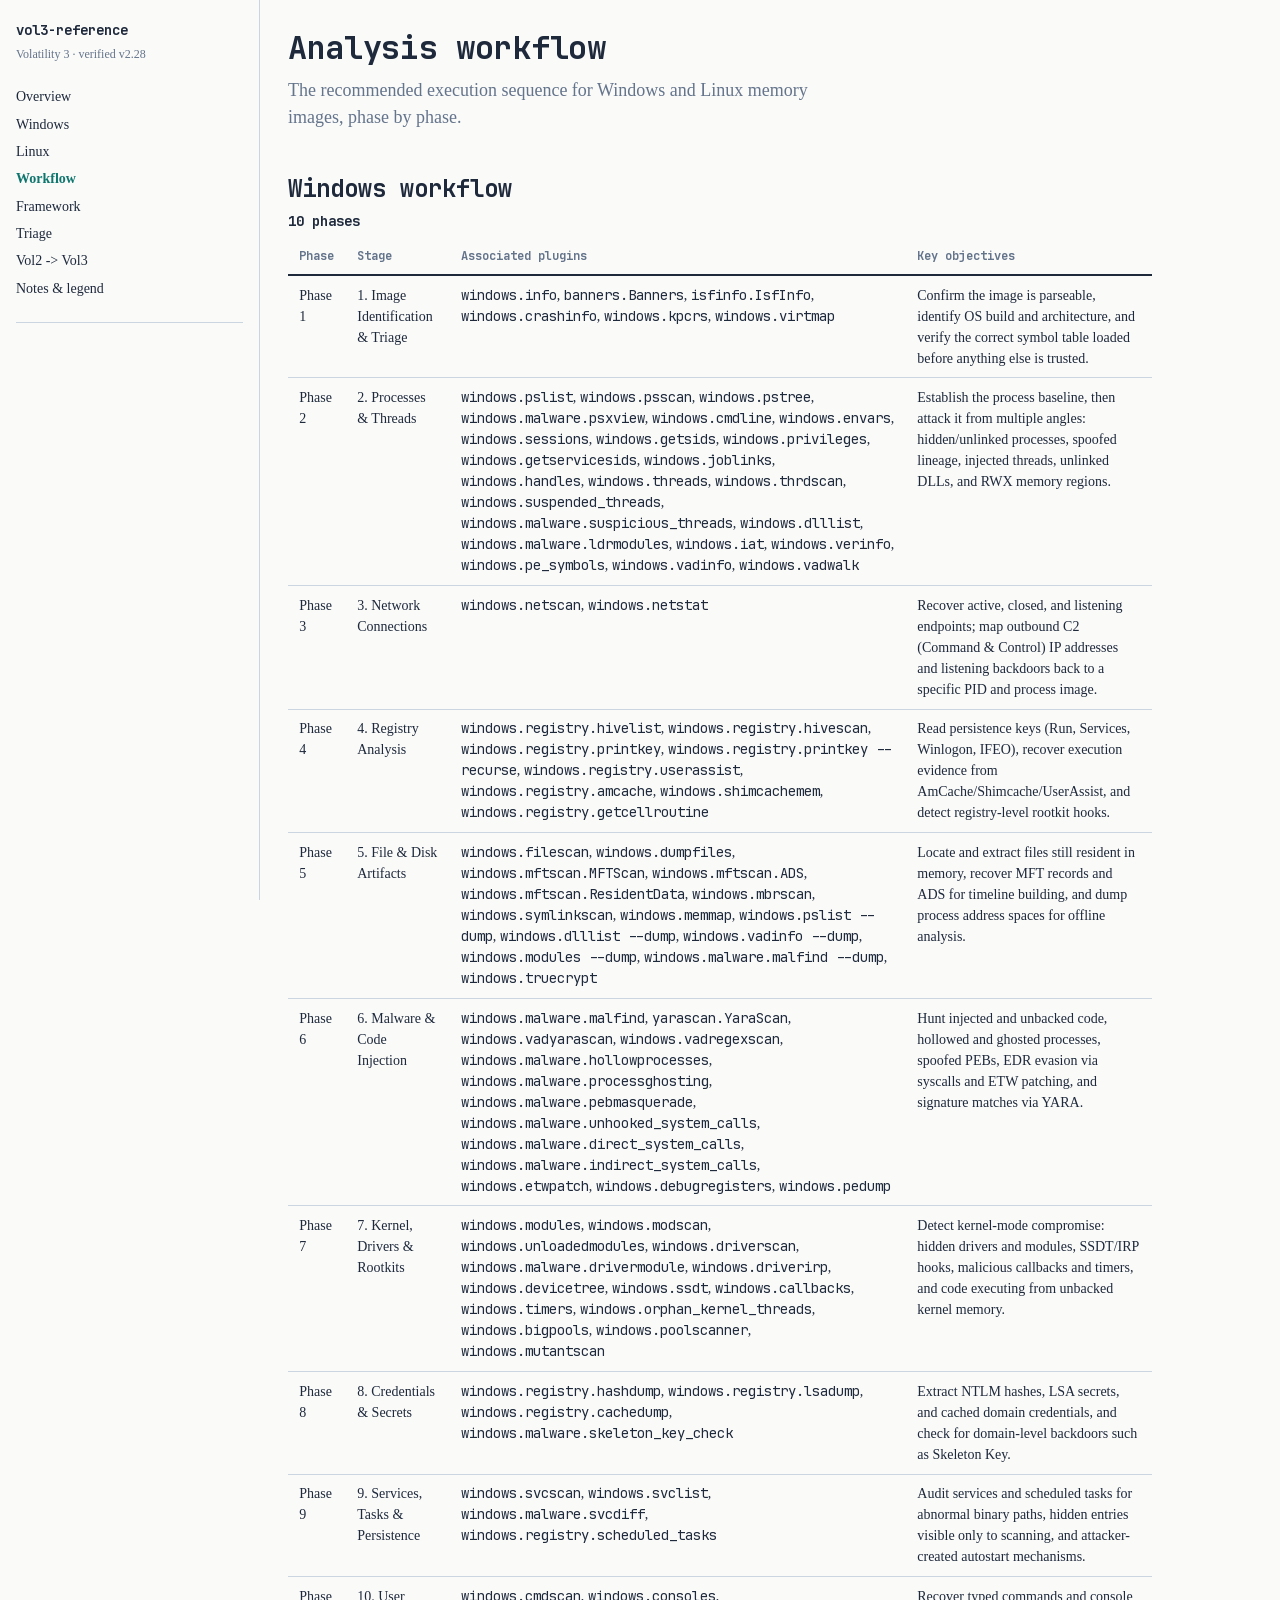
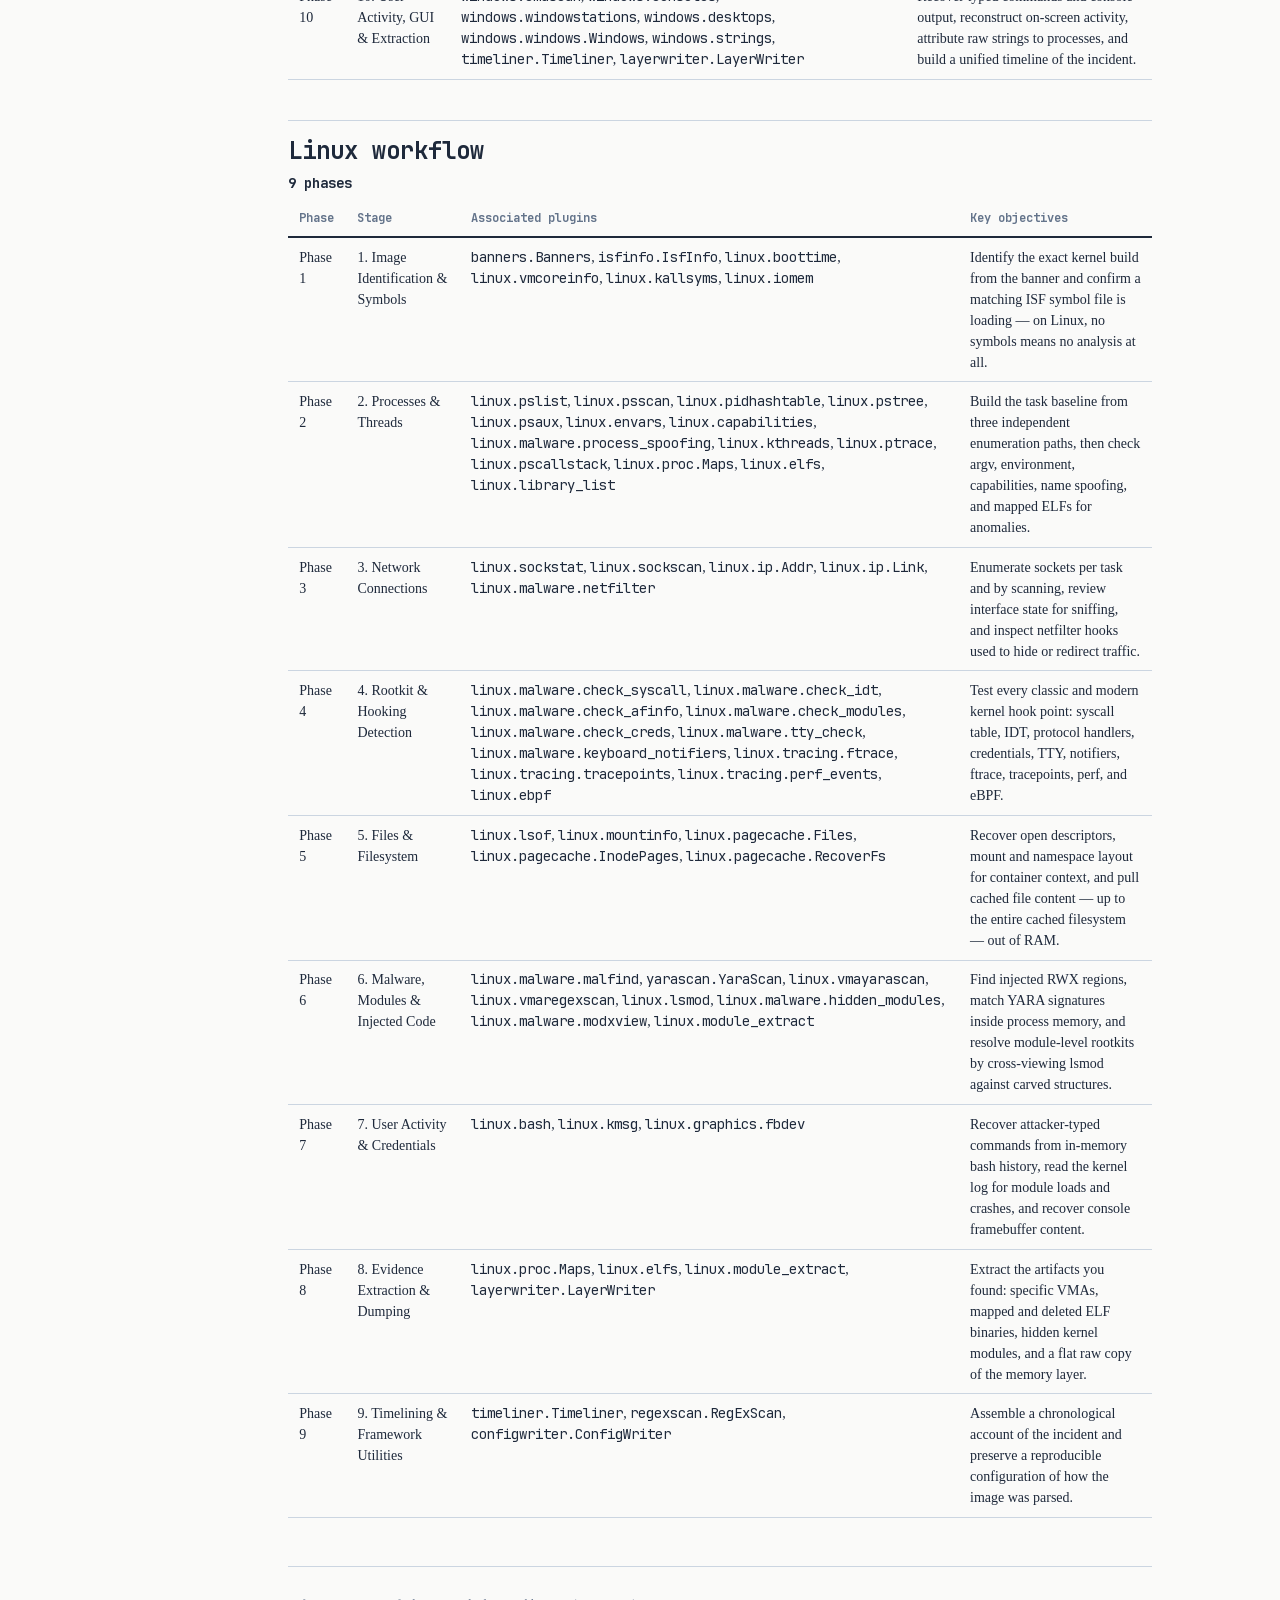
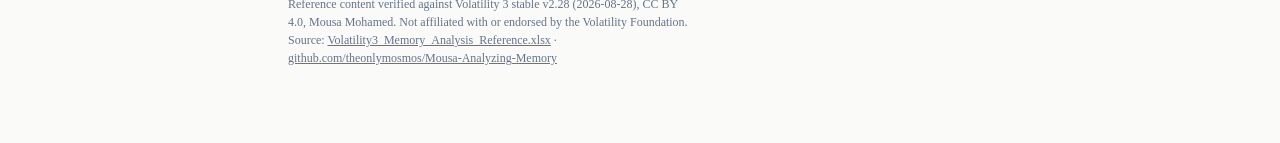
<file: docs/workflow.html>
<!doctype html>
<html lang="en">
<head>
<meta charset="utf-8">
<meta name="viewport" content="width=device-width, initial-scale=1">
<title>Analysis workflow · Volatility 3 reference</title>
<meta name="description" content="The recommended execution sequence for Windows and Linux memory images, phase by phase.">
<link rel="stylesheet" href="style.css">
</head>
<body>
<a class="skip-link" href="#main">Skip to content</a>

<header class="topbar">
  <a class="brand" href="index.html">vol3-reference</a>
  <select id="page-select" aria-label="Go to page">
        <option value="index.html">Overview</option>
        <option value="windows.html">Windows</option>
        <option value="linux.html">Linux</option>
        <option value="workflow.html" selected>Workflow</option>
        <option value="framework.html">Framework</option>
        <option value="triage.html">Triage</option>
        <option value="translation.html">Vol2 -&gt; Vol3</option>
        <option value="notes.html">Notes &amp; legend</option>
  </select>
</header>

<div class="shell">
  <aside class="spine">
    <a class="brand" href="index.html">vol3-reference</a>
    <span class="subbrand">Volatility 3 · verified v2.28</span>
    <nav class="pages" aria-label="Sections">
      <a href="index.html">Overview</a>
      <a href="windows.html">Windows</a>
      <a href="linux.html">Linux</a>
      <a href="workflow.html" aria-current="page">Workflow</a>
      <a href="framework.html">Framework</a>
      <a href="triage.html">Triage</a>
      <a href="translation.html">Vol2 -&gt; Vol3</a>
      <a href="notes.html">Notes &amp; legend</a>
    </nav>
    
  </aside>

  <main id="main">
    <h1>Analysis workflow</h1>
    <p class="dek">The recommended execution sequence for Windows and Linux memory images, phase by phase.</p>
    <h2 id="windows-workflow">Windows workflow</h2>
    <table>
      <caption>10 phases</caption>
      <thead><tr><th>Phase</th><th>Stage</th><th>Associated plugins</th><th>Key objectives</th></tr></thead>
      <tbody>
      <tr><td>Phase 1</td><td>1. Image Identification &amp; Triage</td><td><code>windows.info</code>, <code>banners.Banners</code>, <code>isfinfo.IsfInfo</code>, <code>windows.crashinfo</code>, <code>windows.kpcrs</code>, <code>windows.virtmap</code></td><td>Confirm the image is parseable, identify OS build and architecture, and verify the correct symbol table loaded before anything else is trusted.</td></tr><tr><td>Phase 2</td><td>2. Processes &amp; Threads</td><td><code>windows.pslist</code>, <code>windows.psscan</code>, <code>windows.pstree</code>, <code>windows.malware.psxview</code>, <code>windows.cmdline</code>, <code>windows.envars</code>, <code>windows.sessions</code>, <code>windows.getsids</code>, <code>windows.privileges</code>, <code>windows.getservicesids</code>, <code>windows.joblinks</code>, <code>windows.handles</code>, <code>windows.threads</code>, <code>windows.thrdscan</code>, <code>windows.suspended_threads</code>, <code>windows.malware.suspicious_threads</code>, <code>windows.dlllist</code>, <code>windows.malware.ldrmodules</code>, <code>windows.iat</code>, <code>windows.verinfo</code>, <code>windows.pe_symbols</code>, <code>windows.vadinfo</code>, <code>windows.vadwalk</code></td><td>Establish the process baseline, then attack it from multiple angles: hidden/unlinked processes, spoofed lineage, injected threads, unlinked DLLs, and RWX memory regions.</td></tr><tr><td>Phase 3</td><td>3. Network Connections</td><td><code>windows.netscan</code>, <code>windows.netstat</code></td><td>Recover active, closed, and listening endpoints; map outbound C2 (Command &amp; Control) IP addresses and listening backdoors back to a specific PID and process image.</td></tr><tr><td>Phase 4</td><td>4. Registry Analysis</td><td><code>windows.registry.hivelist</code>, <code>windows.registry.hivescan</code>, <code>windows.registry.printkey</code>, <code>windows.registry.printkey --recurse</code>, <code>windows.registry.userassist</code>, <code>windows.registry.amcache</code>, <code>windows.shimcachemem</code>, <code>windows.registry.getcellroutine</code></td><td>Read persistence keys (Run, Services, Winlogon, IFEO), recover execution evidence from AmCache/Shimcache/UserAssist, and detect registry-level rootkit hooks.</td></tr><tr><td>Phase 5</td><td>5. File &amp; Disk Artifacts</td><td><code>windows.filescan</code>, <code>windows.dumpfiles</code>, <code>windows.mftscan.MFTScan</code>, <code>windows.mftscan.ADS</code>, <code>windows.mftscan.ResidentData</code>, <code>windows.mbrscan</code>, <code>windows.symlinkscan</code>, <code>windows.memmap</code>, <code>windows.pslist --dump</code>, <code>windows.dlllist --dump</code>, <code>windows.vadinfo --dump</code>, <code>windows.modules --dump</code>, <code>windows.malware.malfind --dump</code>, <code>windows.truecrypt</code></td><td>Locate and extract files still resident in memory, recover MFT records and ADS for timeline building, and dump process address spaces for offline analysis.</td></tr><tr><td>Phase 6</td><td>6. Malware &amp; Code Injection</td><td><code>windows.malware.malfind</code>, <code>yarascan.YaraScan</code>, <code>windows.vadyarascan</code>, <code>windows.vadregexscan</code>, <code>windows.malware.hollowprocesses</code>, <code>windows.malware.processghosting</code>, <code>windows.malware.pebmasquerade</code>, <code>windows.malware.unhooked_system_calls</code>, <code>windows.malware.direct_system_calls</code>, <code>windows.malware.indirect_system_calls</code>, <code>windows.etwpatch</code>, <code>windows.debugregisters</code>, <code>windows.pedump</code></td><td>Hunt injected and unbacked code, hollowed and ghosted processes, spoofed PEBs, EDR evasion via syscalls and ETW patching, and signature matches via YARA.</td></tr><tr><td>Phase 7</td><td>7. Kernel, Drivers &amp; Rootkits</td><td><code>windows.modules</code>, <code>windows.modscan</code>, <code>windows.unloadedmodules</code>, <code>windows.driverscan</code>, <code>windows.malware.drivermodule</code>, <code>windows.driverirp</code>, <code>windows.devicetree</code>, <code>windows.ssdt</code>, <code>windows.callbacks</code>, <code>windows.timers</code>, <code>windows.orphan_kernel_threads</code>, <code>windows.bigpools</code>, <code>windows.poolscanner</code>, <code>windows.mutantscan</code></td><td>Detect kernel-mode compromise: hidden drivers and modules, SSDT/IRP hooks, malicious callbacks and timers, and code executing from unbacked kernel memory.</td></tr><tr><td>Phase 8</td><td>8. Credentials &amp; Secrets</td><td><code>windows.registry.hashdump</code>, <code>windows.registry.lsadump</code>, <code>windows.registry.cachedump</code>, <code>windows.malware.skeleton_key_check</code></td><td>Extract NTLM hashes, LSA secrets, and cached domain credentials, and check for domain-level backdoors such as Skeleton Key.</td></tr><tr><td>Phase 9</td><td>9. Services, Tasks &amp; Persistence</td><td><code>windows.svcscan</code>, <code>windows.svclist</code>, <code>windows.malware.svcdiff</code>, <code>windows.registry.scheduled_tasks</code></td><td>Audit services and scheduled tasks for abnormal binary paths, hidden entries visible only to scanning, and attacker-created autostart mechanisms.</td></tr><tr><td>Phase 10</td><td>10. User Activity, GUI &amp; Extraction</td><td><code>windows.cmdscan</code>, <code>windows.consoles</code>, <code>windows.windowstations</code>, <code>windows.desktops</code>, <code>windows.windows.Windows</code>, <code>windows.strings</code>, <code>timeliner.Timeliner</code>, <code>layerwriter.LayerWriter</code></td><td>Recover typed commands and console output, reconstruct on-screen activity, attribute raw strings to processes, and build a unified timeline of the incident.</td></tr>
      </tbody>
    </table>
    <h2 id="linux-workflow">Linux workflow</h2>
    <table>
      <caption>9 phases</caption>
      <thead><tr><th>Phase</th><th>Stage</th><th>Associated plugins</th><th>Key objectives</th></tr></thead>
      <tbody>
      <tr><td>Phase 1</td><td>1. Image Identification &amp; Symbols</td><td><code>banners.Banners</code>, <code>isfinfo.IsfInfo</code>, <code>linux.boottime</code>, <code>linux.vmcoreinfo</code>, <code>linux.kallsyms</code>, <code>linux.iomem</code></td><td>Identify the exact kernel build from the banner and confirm a matching ISF symbol file is loading — on Linux, no symbols means no analysis at all.</td></tr><tr><td>Phase 2</td><td>2. Processes &amp; Threads</td><td><code>linux.pslist</code>, <code>linux.psscan</code>, <code>linux.pidhashtable</code>, <code>linux.pstree</code>, <code>linux.psaux</code>, <code>linux.envars</code>, <code>linux.capabilities</code>, <code>linux.malware.process_spoofing</code>, <code>linux.kthreads</code>, <code>linux.ptrace</code>, <code>linux.pscallstack</code>, <code>linux.proc.Maps</code>, <code>linux.elfs</code>, <code>linux.library_list</code></td><td>Build the task baseline from three independent enumeration paths, then check argv, environment, capabilities, name spoofing, and mapped ELFs for anomalies.</td></tr><tr><td>Phase 3</td><td>3. Network Connections</td><td><code>linux.sockstat</code>, <code>linux.sockscan</code>, <code>linux.ip.Addr</code>, <code>linux.ip.Link</code>, <code>linux.malware.netfilter</code></td><td>Enumerate sockets per task and by scanning, review interface state for sniffing, and inspect netfilter hooks used to hide or redirect traffic.</td></tr><tr><td>Phase 4</td><td>4. Rootkit &amp; Hooking Detection</td><td><code>linux.malware.check_syscall</code>, <code>linux.malware.check_idt</code>, <code>linux.malware.check_afinfo</code>, <code>linux.malware.check_modules</code>, <code>linux.malware.check_creds</code>, <code>linux.malware.tty_check</code>, <code>linux.malware.keyboard_notifiers</code>, <code>linux.tracing.ftrace</code>, <code>linux.tracing.tracepoints</code>, <code>linux.tracing.perf_events</code>, <code>linux.ebpf</code></td><td>Test every classic and modern kernel hook point: syscall table, IDT, protocol handlers, credentials, TTY, notifiers, ftrace, tracepoints, perf, and eBPF.</td></tr><tr><td>Phase 5</td><td>5. Files &amp; Filesystem</td><td><code>linux.lsof</code>, <code>linux.mountinfo</code>, <code>linux.pagecache.Files</code>, <code>linux.pagecache.InodePages</code>, <code>linux.pagecache.RecoverFs</code></td><td>Recover open descriptors, mount and namespace layout for container context, and pull cached file content — up to the entire cached filesystem — out of RAM.</td></tr><tr><td>Phase 6</td><td>6. Malware, Modules &amp; Injected Code</td><td><code>linux.malware.malfind</code>, <code>yarascan.YaraScan</code>, <code>linux.vmayarascan</code>, <code>linux.vmaregexscan</code>, <code>linux.lsmod</code>, <code>linux.malware.hidden_modules</code>, <code>linux.malware.modxview</code>, <code>linux.module_extract</code></td><td>Find injected RWX regions, match YARA signatures inside process memory, and resolve module-level rootkits by cross-viewing lsmod against carved structures.</td></tr><tr><td>Phase 7</td><td>7. User Activity &amp; Credentials</td><td><code>linux.bash</code>, <code>linux.kmsg</code>, <code>linux.graphics.fbdev</code></td><td>Recover attacker-typed commands from in-memory bash history, read the kernel log for module loads and crashes, and recover console framebuffer content.</td></tr><tr><td>Phase 8</td><td>8. Evidence Extraction &amp; Dumping</td><td><code>linux.proc.Maps</code>, <code>linux.elfs</code>, <code>linux.module_extract</code>, <code>layerwriter.LayerWriter</code></td><td>Extract the artifacts you found: specific VMAs, mapped and deleted ELF binaries, hidden kernel modules, and a flat raw copy of the memory layer.</td></tr><tr><td>Phase 9</td><td>9. Timelining &amp; Framework Utilities</td><td><code>timeliner.Timeliner</code>, <code>regexscan.RegExScan</code>, <code>configwriter.ConfigWriter</code></td><td>Assemble a chronological account of the incident and preserve a reproducible configuration of how the image was parsed.</td></tr>
      </tbody>
    </table>
    <footer class="page-footer">
      <p>Reference content verified against Volatility 3 stable v2.28 (2026-08-28), CC BY 4.0, Mousa Mohamed.
      Not affiliated with or endorsed by the Volatility Foundation. Source: <a href="Volatility3_Memory_Analysis_Reference.xlsx">Volatility3_Memory_Analysis_Reference.xlsx</a> ·
      <a href="https://github.com/theonlymosmos/Mousa-Analyzing-Memory">github.com/theonlymosmos/Mousa-Analyzing-Memory</a></p>
    </footer>
  </main>
</div>

<script src="script.js"></script>
</body>
</html>
</file>
<file: docs/style.css>
/* Volatility 3 reference -- one hand-written stylesheet, no framework. */

@font-face {
  font-family: "JetBrains Mono";
  src: url("fonts/JetBrainsMono-Regular.woff2") format("woff2");
  font-weight: 400;
  font-style: normal;
  font-display: swap;
}
@font-face {
  font-family: "JetBrains Mono";
  src: url("fonts/JetBrainsMono-Bold.woff2") format("woff2");
  font-weight: 700;
  font-style: normal;
  font-display: swap;
}

:root {
  --ink: #1e293b;
  --paper: #fafaf9;
  --surface: #f1f5f9;
  --line: #cbd5e1;
  --muted: #64748b;
  --accent: #0f766e;
  --accent-ink: #ffffff;

  --font-prose: ui-serif, Georgia, "Iowan Old Style", "Palatino Linotype", "Times New Roman", serif;
  --font-mono: "JetBrains Mono", ui-monospace, SFMono-Regular, Menlo, Consolas, "Liberation Mono", monospace;

  --fs-xs: 0.75rem;
  --fs-sm: 0.875rem;
  --fs-base: 1rem;
  --fs-md: 1.125rem;
  --fs-lg: 1.5rem;
  --fs-xl: 2rem;

  --nav-w: 260px;
}

* { box-sizing: border-box; }

html { color-scheme: light; }

body {
  margin: 0;
  background: var(--paper);
  color: var(--ink);
  font-family: var(--font-prose);
  font-size: var(--fs-base);
  line-height: 1.5;
  -webkit-font-smoothing: antialiased;
}

a { color: var(--accent); }
a:hover { text-decoration-thickness: 2px; }

code, .mono, .plugin, .command, .step, .phase-label, kbd {
  font-family: var(--font-mono);
  font-variant-numeric: tabular-nums;
}

/* ---------- skip link ---------- */
.skip-link {
  position: absolute;
  left: -999px;
  top: 0;
  background: var(--ink);
  color: #fff;
  padding: 0.5em 1em;
  z-index: 100;
}
.skip-link:focus {
  left: 0.5em;
  top: 0.5em;
}

/* ---------- top bar (mobile) ---------- */
.topbar {
  display: none;
  position: sticky;
  top: 0;
  z-index: 20;
  background: var(--paper);
  border-bottom: 1px solid var(--line);
  padding: 0.6rem 0.8rem;
}
.topbar .brand {
  font-family: var(--font-mono);
  font-weight: 700;
  font-size: var(--fs-sm);
  text-decoration: none;
  color: var(--ink);
}
.topbar select {
  margin-left: 0.6rem;
  font-family: var(--font-mono);
  font-size: var(--fs-xs);
}

/* ---------- shell layout ---------- */
.shell {
  display: grid;
  grid-template-columns: var(--nav-w) 1fr;
  min-height: 100vh;
}

/* ---------- left phase spine ---------- */
.spine {
  border-right: 1px solid var(--line);
  padding: 1.25rem 1rem;
  position: sticky;
  top: 0;
  align-self: start;
  height: 100vh;
  overflow-y: auto;
}
.spine .brand {
  display: block;
  font-family: var(--font-mono);
  font-weight: 700;
  font-size: var(--fs-sm);
  text-decoration: none;
  color: var(--ink);
  margin-bottom: 0.25rem;
}
.spine .subbrand {
  display: block;
  font-size: var(--fs-xs);
  color: var(--muted);
  margin-bottom: 1.25rem;
}
.spine nav.pages {
  margin-bottom: 1.25rem;
  padding-bottom: 1.25rem;
  border-bottom: 1px solid var(--line);
}
.spine nav.pages a {
  display: block;
  font-size: var(--fs-sm);
  color: var(--ink);
  text-decoration: none;
  padding: 0.2rem 0;
}
.spine nav.pages a[aria-current="page"] {
  color: var(--accent);
  font-weight: 700;
}
.spine nav.pages a:hover { color: var(--accent); }

.phase-list {
  list-style: none;
  margin: 0;
  padding: 0;
  border-left: 2px solid var(--line);
}
.phase-list li { position: relative; }
.phase-list a {
  display: flex;
  align-items: center;
  text-decoration: none;
  color: var(--muted);
  font-size: var(--fs-xs);
  font-family: var(--font-mono);
  padding: 0.35rem 0 0.35rem 0.75rem;
  border-left: 2px solid transparent;
  margin-left: -2px;
}
.phase-list a:hover { color: var(--ink); }
.phase-list li.current a {
  color: var(--ink);
  border-left-color: var(--phase-strong, var(--accent));
  font-weight: 700;
}

.dot {
  display: inline-block;
  width: 0.55em;
  height: 0.55em;
  border-radius: 50%;
  margin-right: 0.5em;
  flex-shrink: 0;
  background: var(--phase-strong, var(--muted));
  box-shadow: inset 0 0 0 1px rgb(0 0 0 / 0.15);
}

/* ---------- main column ---------- */
main {
  padding: 1.5rem 1.75rem 4rem;
  max-width: 920px;
  min-width: 0;
}
h1 {
  font-family: var(--font-mono);
  font-size: var(--fs-xl);
  margin: 0 0 0.3rem;
  letter-spacing: -0.01em;
}
h2 {
  font-family: var(--font-mono);
  font-size: var(--fs-lg);
  margin: 2.5rem 0 0.25rem;
  padding-top: 0.75rem;
  border-top: 1px solid var(--line);
}
h2:first-of-type { border-top: none; padding-top: 0; }

.phase-section {
  margin-bottom: 0.5rem;
}
.phase-section h2 {
  margin: 2.5rem 0 0;
  padding: 0.6rem 0.9rem;
  border-top: none;
  border-left: 5px solid var(--phase-strong, var(--line));
  background: color-mix(in srgb, var(--phase, var(--surface)) 55%, var(--paper));
  border-radius: 0 3px 3px 0;
}
.phase-section:first-of-type h2 { margin-top: 0; }
h3 {
  font-family: var(--font-mono);
  font-size: var(--fs-md);
  margin: 1.5rem 0 0.5rem;
}
.dek {
  color: var(--muted);
  font-size: var(--fs-md);
  margin: 0 0 1.25rem;
  max-width: 62ch;
}
p { max-width: 68ch; }
.phase-count {
  font-family: var(--font-mono);
  font-size: var(--fs-xs);
  color: var(--muted);
  font-weight: 400;
}

/* ---------- filter bar ---------- */
.filter-bar {
  position: sticky;
  top: 0;
  background: var(--paper);
  z-index: 10;
  padding: 0.75rem 0 0.75rem;
  border-bottom: 1px solid var(--line);
  margin-bottom: 1rem;
}
.filter-row {
  display: flex;
  gap: 0.6rem;
  align-items: center;
}
#filter-input {
  flex: 1;
  font-family: var(--font-mono);
  font-size: var(--fs-sm);
  padding: 0.5rem 0.6rem;
  border: 1px solid var(--line);
  background: #fff;
  color: var(--ink);
}
#filter-input:focus-visible {
  outline: 2px solid var(--accent);
  outline-offset: 1px;
}
#filter-count {
  font-family: var(--font-mono);
  font-size: var(--fs-xs);
  color: var(--muted);
  white-space: nowrap;
}
.phase-toggles {
  display: flex;
  flex-wrap: wrap;
  gap: 0.4rem;
  margin-top: 0.6rem;
}
.phase-toggle {
  display: inline-flex;
  align-items: center;
  font-family: var(--font-mono);
  font-size: var(--fs-xs);
  border: 1px solid color-mix(in srgb, var(--phase-strong, var(--line)) 45%, var(--line));
  background: #fff;
  color: var(--ink);
  padding: 0.25rem 0.55rem;
  cursor: pointer;
  border-radius: 3px;
}
.phase-toggle[aria-pressed="true"] {
  border-color: var(--phase-strong, var(--accent));
  color: var(--ink);
  background: color-mix(in srgb, var(--phase, var(--accent)) 65%, var(--paper));
  font-weight: 700;
}
.phase-toggle:focus-visible,
button:focus-visible,
a:focus-visible,
input:focus-visible {
  outline: 2px solid var(--accent);
  outline-offset: 2px;
}

/* ---------- plugin rows ---------- */
.phase-section { scroll-margin-top: 4.5rem; }
.rows { border-top: 1px solid var(--line); }
.row {
  display: grid;
  grid-template-columns: 3.5rem minmax(220px, 1fr) minmax(0, 2fr);
  gap: 1rem;
  padding: 0.85rem 0 0.85rem 0.75rem;
  border-bottom: 1px solid var(--line);
  border-left: 3px solid var(--phase-strong, var(--line));
  align-items: start;
  min-width: 0;
}
.row.is-hidden { display: none; }
.row:target,
.row.flash {
  animation: none;
  background: #fffbe6;
}
.row .step {
  color: var(--muted);
  font-size: var(--fs-sm);
  padding-top: 0.1rem;
}
.row .col-main { min-width: 0; }
.row .plugin {
  display: inline-block;
  font-weight: 700;
  font-size: var(--fs-sm);
  color: var(--ink);
  text-decoration: none;
  word-break: break-word;
}
.row .plugin:hover { color: var(--accent); }
.row .purpose {
  font-family: var(--font-prose);
  font-size: var(--fs-sm);
  color: var(--ink);
  margin: 0.15rem 0 0.3rem;
}
.row .desc {
  font-family: var(--font-prose);
  font-size: var(--fs-sm);
  color: var(--muted);
  margin: 0 0 0.4rem;
}
.row .cmd-wrap {
  display: flex;
  align-items: flex-start;
  gap: 0.5rem;
  min-width: 0;
}
.command {
  display: block;
  flex: 1;
  min-width: 0;
  background: var(--surface);
  border-left: 3px solid var(--accent);
  padding: 0.5rem 0.6rem;
  font-size: var(--fs-xs);
  overflow-x: auto;
  white-space: pre;
}
.copy-btn {
  font-family: var(--font-mono);
  font-size: var(--fs-xs);
  background: #fff;
  border: 1px solid var(--line);
  color: var(--muted);
  padding: 0.3rem 0.5rem;
  cursor: pointer;
  flex-shrink: 0;
}
.copy-btn:hover { border-color: var(--accent); color: var(--accent); }
.copy-btn.copied { border-color: var(--accent); color: var(--accent); }

/* ---------- generic tables (workflow, framework, triage, notes, translation) ---------- */
table {
  border-collapse: collapse;
  width: 100%;
  margin: 0 0 1.5rem;
  font-size: var(--fs-sm);
}
caption { text-align: left; font-family: var(--font-mono); font-weight: 700; margin-bottom: 0.4rem; }
th, td {
  text-align: left;
  vertical-align: top;
  padding: 0.55rem 0.7rem;
  border-bottom: 1px solid var(--line);
}
th {
  font-family: var(--font-mono);
  font-size: var(--fs-xs);
  color: var(--muted);
  font-weight: 700;
  border-bottom: 2px solid var(--ink);
}
.section-header td {
  font-family: var(--font-mono);
  font-weight: 700;
  background: var(--surface);
  border-bottom: 1px solid var(--line);
}

.triage-row td:first-child {
  border-left: 4px solid var(--phase-strong, var(--line));
  padding-left: 0.6rem;
}

.dek-note {
  font-size: var(--fs-sm);
  color: var(--ink);
  border-left: 3px solid #f43f5e;
  background: color-mix(in srgb, #ffe4e6 30%, var(--paper));
  padding: 0.6rem 0.8rem;
  max-width: 68ch;
}
.removed-row td:first-child {
  border-left: 4px solid var(--phase-strong);
  padding-left: 0.6rem;
}
.legend-swatch {
  border-left: 6px solid var(--phase-strong);
  background: color-mix(in srgb, var(--phase) 40%, var(--paper));
  font-family: var(--font-mono);
  font-weight: 700;
}
.removed-badge {
  font-family: var(--font-mono);
  font-size: var(--fs-xs);
  color: var(--ink);
  background: color-mix(in srgb, var(--phase, #ffe4e6) 55%, var(--paper));
  border: 1px solid var(--phase-strong, #f43f5e);
  border-radius: 3px;
  padding: 0.1rem 0.4rem;
  white-space: nowrap;
}

/* ---------- index page ---------- */
.verify-box {
  border-left: 3px solid var(--accent);
  background: var(--surface);
  padding: 0.9rem 1rem;
  margin: 1.25rem 0;
  max-width: 68ch;
}
.index-links {
  list-style: none;
  padding: 0;
  margin: 0;
  border-top: 1px solid var(--line);
}
.index-links li { border-bottom: 1px solid var(--line); }
.index-links a {
  display: flex;
  justify-content: space-between;
  gap: 1rem;
  padding: 0.7rem 0;
  text-decoration: none;
  color: var(--ink);
}
.index-links a:hover .link-title { color: var(--accent); }
.link-title { font-family: var(--font-mono); font-weight: 700; }
.link-desc { color: var(--muted); font-size: var(--fs-sm); }

footer.page-footer {
  margin-top: 3rem;
  padding-top: 1rem;
  border-top: 1px solid var(--line);
  color: var(--muted);
  font-size: var(--fs-xs);
}
footer.page-footer a { color: var(--muted); }

/* ---------- responsive ---------- */
@media (max-width: 900px) {
  .shell { grid-template-columns: 1fr; }
  .spine { display: none; }
  .topbar { display: flex; align-items: center; }
  main { padding: 1rem 1rem 3rem; max-width: 100%; }
  .row { grid-template-columns: 1fr; }
  .row .step { padding-top: 0; }
}

@media (prefers-color-scheme: dark) {
  :root:not([data-theme="light"]) {
    --ink: #e2e8f0;
    --paper: #14181f;
    --surface: #1b212b;
    --line: #33404f;
    --muted: #94a3b8;
    --accent: #2dd4bf;
    --accent-ink: #0b1220;
  }
  #filter-input, .copy-btn, .phase-toggle { background: var(--surface); color: var(--ink); }
  .row:target, .row.flash { background: #2a2612; }
  .phase-section h2, .legend-swatch, .removed-badge {
    background: color-mix(in srgb, var(--phase) 22%, var(--surface));
  }
  .phase-toggle[aria-pressed="true"] {
    background: color-mix(in srgb, var(--phase) 30%, var(--surface));
  }
  .dek-note { background: color-mix(in srgb, #ffe4e6 15%, var(--surface)); }
  .removed-badge { background: color-mix(in srgb, var(--phase, #ffe4e6) 20%, var(--surface)); }
}
</file>
